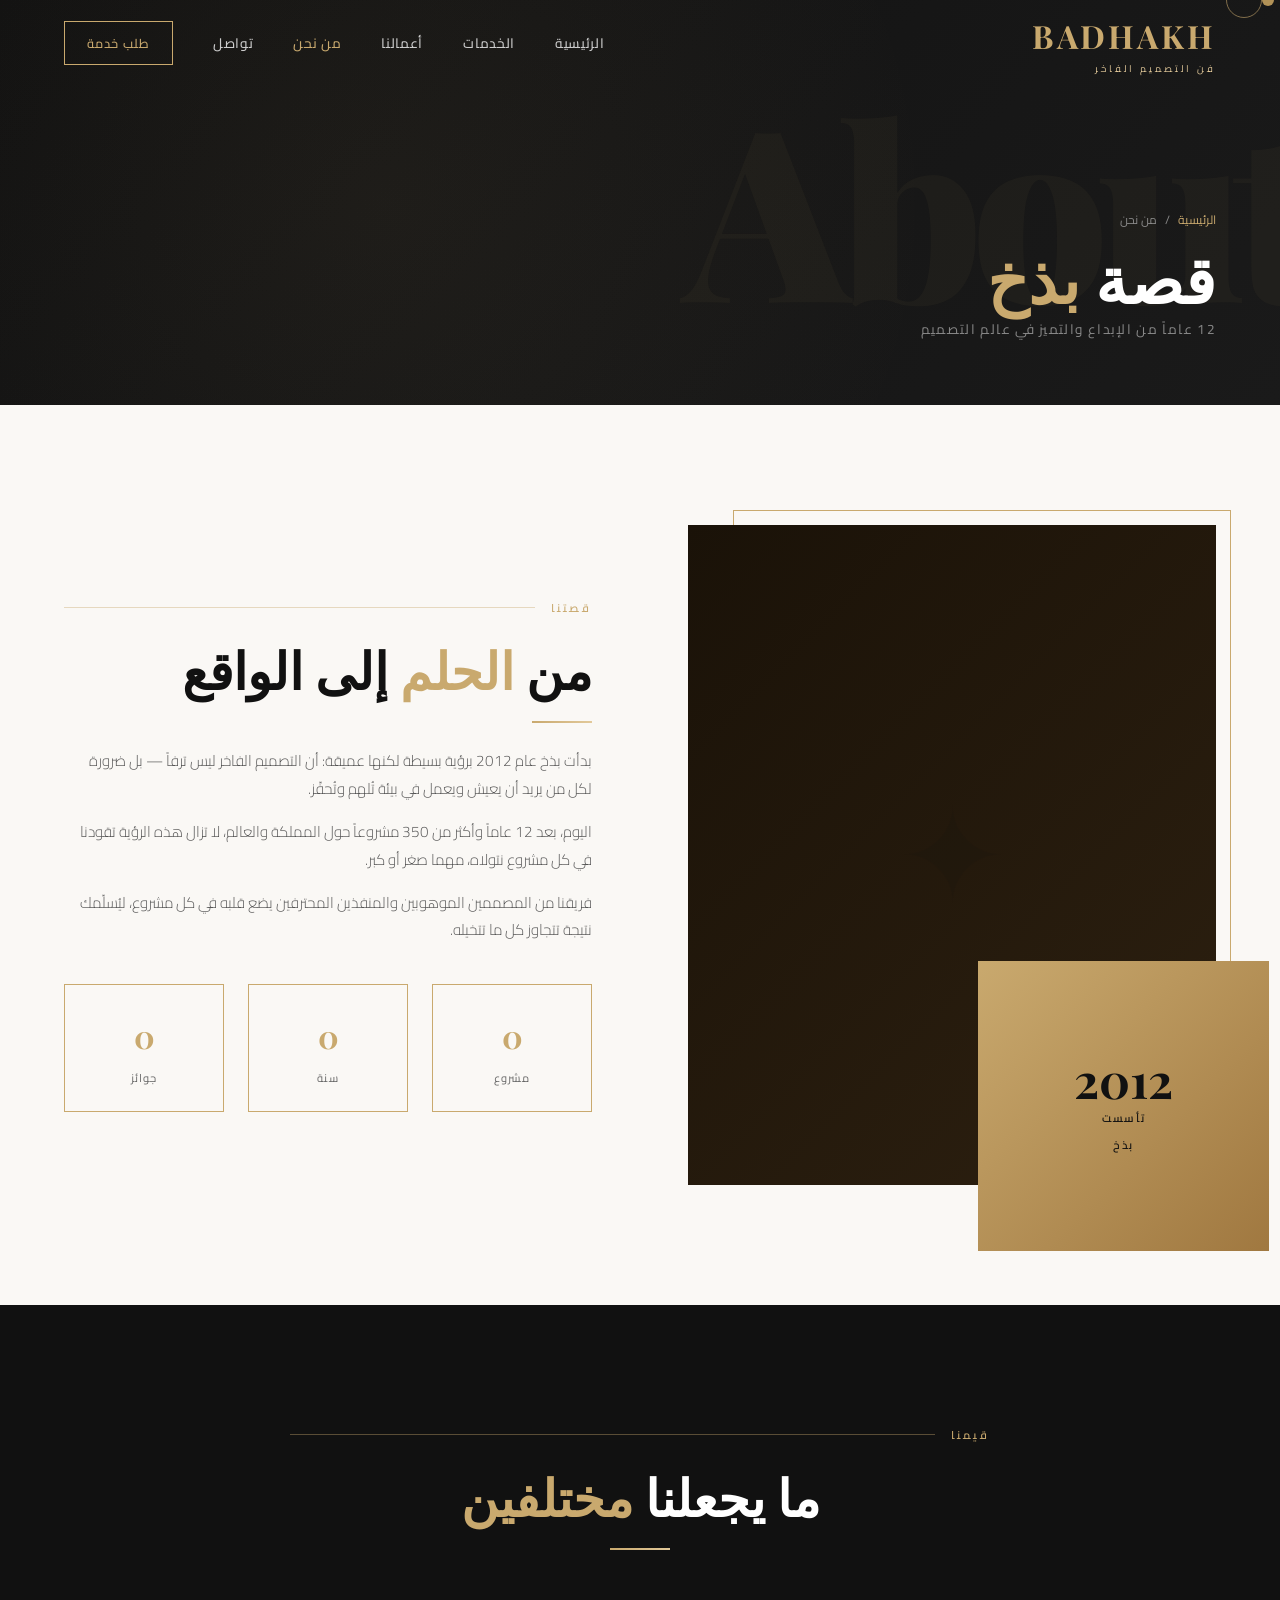
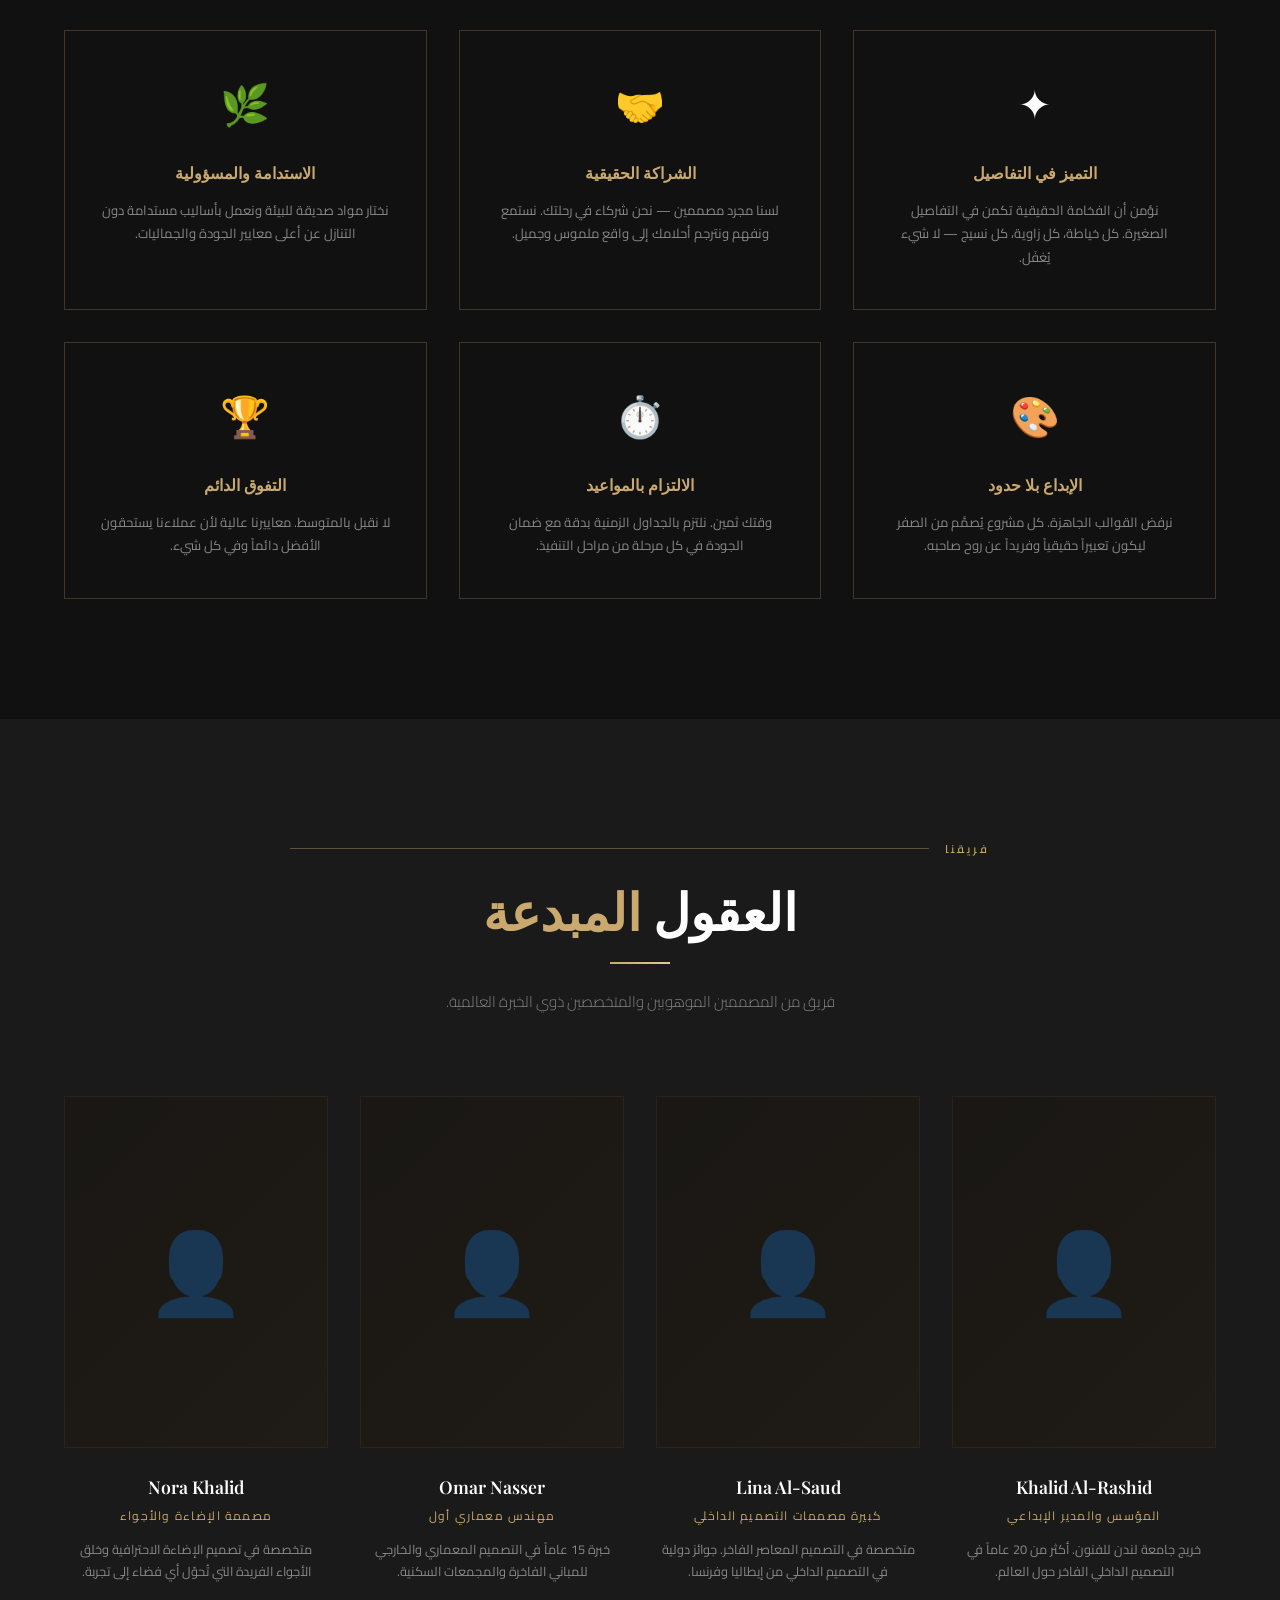
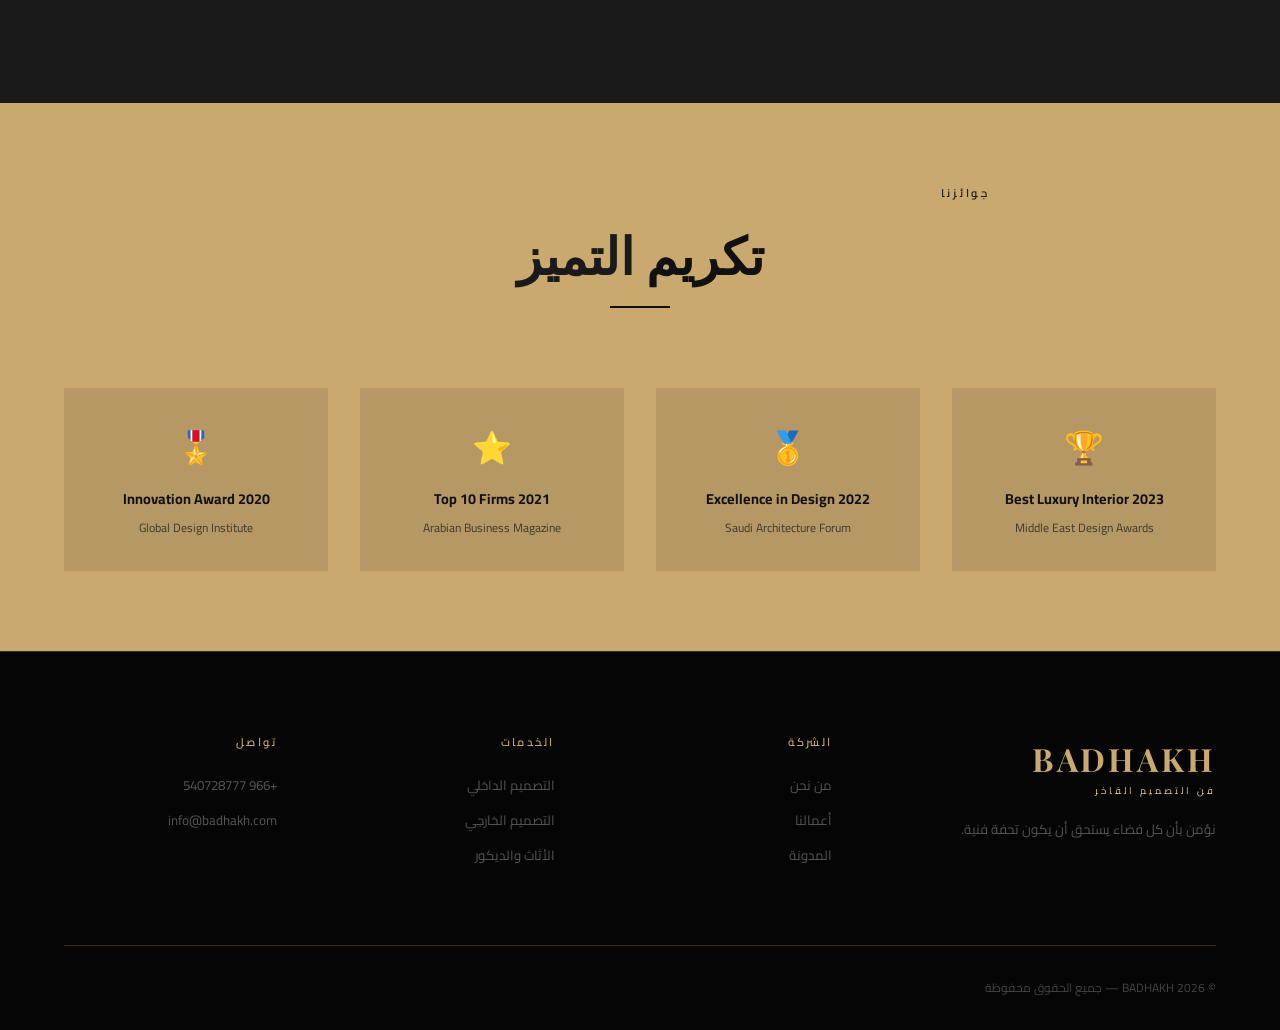
<file: pages/about.html>
<!DOCTYPE html>
<html lang="ar" dir="rtl">
<head>
  <meta charset="UTF-8"><meta name="viewport" content="width=device-width, initial-scale=1.0">
  <title>من نحن — بذخ BADHAKH</title>
  <link rel="preconnect" href="https://fonts.googleapis.com">
  <link href="https://fonts.googleapis.com/css2?family=Playfair+Display:wght@400;600;700;900&family=Cairo:wght@300;400;500;600;700&display=swap" rel="stylesheet">
  <link rel="stylesheet" href="../css/style.css">
  <style>
    .team-grid { display:grid; grid-template-columns:repeat(4,1fr); gap:2rem; margin-top:5rem; }
    .team-card { text-align:center; }
    .team-avatar { width:100%; aspect-ratio:3/4; background:linear-gradient(135deg,#1a1208,#2d2010); display:flex; align-items:center; justify-content:center; font-size:5rem; opacity:0.3; margin-bottom:1.5rem; position:relative; overflow:hidden; }
    .team-avatar::after { content:''; position:absolute; inset:0; border:1px solid var(--border); }
    .team-name { font-family:var(--font-en); font-size:1.1rem; font-weight:600; color:var(--white); margin-bottom:0.3rem; }
    .team-role { font-size:0.75rem; color:var(--gold); letter-spacing:0.1em; text-transform:uppercase; margin-bottom:0.8rem; }
    .team-bio { font-size:0.8rem; color:var(--gray); line-height:1.7; }
    .value-grid { display:grid; grid-template-columns:repeat(3,1fr); gap:2rem; margin-top:4rem; }
    .value-card { border:1px solid var(--border); padding:2.5rem 2rem; text-align:center; transition:var(--transition); }
    .value-card:hover { border-color:var(--gold); background:var(--dark-2); }
    .value-icon { font-size:2.5rem; margin-bottom:1.2rem; }
    .value-title { font-family:var(--font-en); font-size:1rem; color:var(--gold); margin-bottom:0.8rem; font-weight:600; }
    .value-desc { font-size:0.82rem; color:var(--gray); line-height:1.8; }
    @media(max-width:1100px){ .team-grid{grid-template-columns:repeat(2,1fr);} }
    @media(max-width:700px){ .team-grid{grid-template-columns:1fr 1fr;} .value-grid{grid-template-columns:1fr;} }
    @media(max-width:500px){ .team-grid{grid-template-columns:1fr;} }
  </style>
</head>
<body>
<div id="loader"><div class="loader-content"><div class="loader-logo">BADHAKH</div><div class="loader-bar"></div></div></div>
<div class="custom-cursor" id="cursor"></div><div class="cursor-follower" id="cursor-follower"></div>
<div class="toast" id="toast">✓ تم إرسال طلبك</div>

<nav id="navbar">
  <a href="../index.html" class="nav-logo">BADHAKH<span>فن التصميم الفاخر</span></a>
  <ul class="nav-links">
    <li><a href="../index.html">الرئيسية</a></li><li><a href="services.html">الخدمات</a></li>
    <li><a href="portfolio.html">أعمالنا</a></li><li><a href="about.html" class="active">من نحن</a></li>
    <!-- <li><a href="blog.html">المدونة</a></li><li><a href="partners.html">شركاؤنا</a></li> -->
    <li><a href="contact.html">تواصل</a></li><li><a href="#" class="nav-cta" onclick="openModal()">طلب خدمة</a></li>
  </ul>
  <div class="hamburger" id="hamburger" onclick="toggleMenu()"><span></span><span></span><span></span></div>
</nav>
<div class="mobile-nav" id="mobileNav">
  <a href="../index.html" onclick="toggleMenu()">الرئيسية</a><a href="services.html" onclick="toggleMenu()">الخدمات</a>
  <a href="portfolio.html" onclick="toggleMenu()">أعمالنا</a><a href="about.html" onclick="toggleMenu()">من نحن</a>
  <!-- <a href="blog.html" onclick="toggleMenu()">المدونة</a><a href="partners.html" onclick="toggleMenu()">شركاؤنا</a> -->
  <a href="contact.html" onclick="toggleMenu()">تواصل</a>
  <a href="#" onclick="openModal();toggleMenu();" style="color:var(--gold);border:1px solid var(--gold);padding:0.8rem 2.5rem;">طلب خدمة</a>
</div>

<div class="page-hero" style="padding-top:85px;">
  <div class="deco-text">About</div>
  <div class="page-hero-content">
    <div class="breadcrumb"><a href="../index.html">الرئيسية</a><span>/</span><span>من نحن</span></div>
    <h1>قصة <span class="gold">بذخ</span></h1>
    <p>12 عاماً من الإبداع والتميز في عالم التصميم</p>
  </div>
</div>

<!-- Story -->
<section class="section about-section">
  <div class="about-layout">
    <div class="about-visual reveal">
      <div class="about-frame"></div>
      <div class="about-img-main">
        <div style="width:100%;height:100%;display:flex;align-items:center;justify-content:center;font-size:8rem;opacity:0.12;">✦</div>
      </div>
      <div class="about-img-accent">
        <div class="about-accent-text">
          <span class="num">2012</span>
          <span class="label">تأسست<br>بذخ</span>
        </div>
      </div>
    </div>
    <div class="about-content reveal">
      <div class="section-label"><span>قصتنا</span></div>
      <h2 class="section-heading" style="color:var(--dark);">من <span class="gold">الحلم</span> إلى الواقع</h2>
      <div class="gold-divider"></div>
      <p class="section-sub" style="color:#555;">بدأت بذخ عام 2012 برؤية بسيطة لكنها عميقة: أن التصميم الفاخر ليس ترفاً — بل ضرورة لكل من يريد أن يعيش ويعمل في بيئة تُلهم وتُحفّز.</p>
      <p class="section-sub" style="color:#555;margin-top:1rem;">اليوم، بعد 12 عاماً وأكثر من 350 مشروعاً حول المملكة والعالم، لا تزال هذه الرؤية تقودنا في كل مشروع نتولاه، مهما صغر أو كبر.</p>
      <p class="section-sub" style="color:#555;margin-top:1rem;">فريقنا من المصممين الموهوبين والمنفذين المحترفين يضع قلبه في كل مشروع، ليُسلّمك نتيجة تتجاوز كل ما تتخيله.</p>
      <div style="display:grid;grid-template-columns:repeat(3,1fr);gap:1.5rem;margin-top:2.5rem;">
        <div style="text-align:center;padding:1.5rem 1rem;border:1px solid var(--gold);">
          <div style="font-family:var(--font-en);font-size:2rem;font-weight:700;color:var(--gold);" data-count="350">0</div>
          <div style="font-size:0.7rem;color:#666;letter-spacing:0.1em;text-transform:uppercase;margin-top:0.3rem;">مشروع</div>
        </div>
        <div style="text-align:center;padding:1.5rem 1rem;border:1px solid var(--gold);">
          <div style="font-family:var(--font-en);font-size:2rem;font-weight:700;color:var(--gold);" data-count="12">0</div>
          <div style="font-size:0.7rem;color:#666;letter-spacing:0.1em;text-transform:uppercase;margin-top:0.3rem;">سنة</div>
        </div>
        <div style="text-align:center;padding:1.5rem 1rem;border:1px solid var(--gold);">
          <div style="font-family:var(--font-en);font-size:2rem;font-weight:700;color:var(--gold);" data-count="8">0</div>
          <div style="font-size:0.7rem;color:#666;letter-spacing:0.1em;text-transform:uppercase;margin-top:0.3rem;">جوائز</div>
        </div>
      </div>
    </div>
  </div>
</section>

<!-- Values -->
<section class="section" style="background:var(--dark);">
  <div class="section-header-centered reveal">
    <div class="section-label"><span>قيمنا</span></div>
    <h2 class="section-heading">ما يجعلنا <span class="gold">مختلفين</span></h2>
    <div class="gold-divider gold-divider-center"></div>
  </div>
  <div class="value-grid">
    <div class="value-card reveal reveal-delay-1">
      <div class="value-icon">✦</div>
      <div class="value-title">التميز في التفاصيل</div>
      <p class="value-desc">نؤمن أن الفخامة الحقيقية تكمن في التفاصيل الصغيرة. كل خياطة، كل زاوية، كل نسيج — لا شيء يُغفَل.</p>
    </div>
    <div class="value-card reveal reveal-delay-2">
      <div class="value-icon">🤝</div>
      <div class="value-title">الشراكة الحقيقية</div>
      <p class="value-desc">لسنا مجرد مصممين — نحن شركاء في رحلتك. نستمع ونفهم ونترجم أحلامك إلى واقع ملموس وجميل.</p>
    </div>
    <div class="value-card reveal reveal-delay-3">
      <div class="value-icon">🌿</div>
      <div class="value-title">الاستدامة والمسؤولية</div>
      <p class="value-desc">نختار مواد صديقة للبيئة ونعمل بأساليب مستدامة دون التنازل عن أعلى معايير الجودة والجماليات.</p>
    </div>
    <div class="value-card reveal reveal-delay-1">
      <div class="value-icon">🎨</div>
      <div class="value-title">الإبداع بلا حدود</div>
      <p class="value-desc">نرفض القوالب الجاهزة. كل مشروع يُصمَّم من الصفر ليكون تعبيراً حقيقياً وفريداً عن روح صاحبه.</p>
    </div>
    <div class="value-card reveal reveal-delay-2">
      <div class="value-icon">⏱️</div>
      <div class="value-title">الالتزام بالمواعيد</div>
      <p class="value-desc">وقتك ثمين. نلتزم بالجداول الزمنية بدقة مع ضمان الجودة في كل مرحلة من مراحل التنفيذ.</p>
    </div>
    <div class="value-card reveal reveal-delay-3">
      <div class="value-icon">🏆</div>
      <div class="value-title">التفوق الدائم</div>
      <p class="value-desc">لا نقبل بالمتوسط. معاييرنا عالية لأن عملاءنا يستحقون الأفضل دائماً وفي كل شيء.</p>
    </div>
  </div>
</section>

<!-- Team -->
<section class="section" style="background:var(--dark-2);">
  <div class="section-header-centered reveal">
    <div class="section-label"><span>فريقنا</span></div>
    <h2 class="section-heading">العقول <span class="gold">المبدعة</span></h2>
    <div class="gold-divider gold-divider-center"></div>
    <p class="section-sub" style="margin:0 auto;color:var(--gray);">فريق من المصممين الموهوبين والمتخصصين ذوي الخبرة العالمية.</p>
  </div>
  <div class="team-grid">
    <div class="team-card reveal reveal-delay-1">
      <div class="team-avatar">👤</div>
      <div class="team-name">Khalid Al-Rashid</div>
      <div class="team-role">المؤسس والمدير الإبداعي</div>
      <p class="team-bio">خريج جامعة لندن للفنون. أكثر من 20 عاماً في التصميم الداخلي الفاخر حول العالم.</p>
    </div>
    <div class="team-card reveal reveal-delay-2">
      <div class="team-avatar">👤</div>
      <div class="team-name">Lina Al-Saud</div>
      <div class="team-role">كبيرة مصممات التصميم الداخلي</div>
      <p class="team-bio">متخصصة في التصميم المعاصر الفاخر. جوائز دولية في التصميم الداخلي من إيطاليا وفرنسا.</p>
    </div>
    <div class="team-card reveal reveal-delay-3">
      <div class="team-avatar">👤</div>
      <div class="team-name">Omar Nasser</div>
      <div class="team-role">مهندس معماري أول</div>
      <p class="team-bio">خبرة 15 عاماً في التصميم المعماري والخارجي للمباني الفاخرة والمجمعات السكنية.</p>
    </div>
    <div class="team-card reveal reveal-delay-4">
      <div class="team-avatar">👤</div>
      <div class="team-name">Nora Khalid</div>
      <div class="team-role">مصممة الإضاءة والأجواء</div>
      <p class="team-bio">متخصصة في تصميم الإضاءة الاحترافية وخلق الأجواء الفريدة التي تُحوّل أي فضاء إلى تجربة.</p>
    </div>
  </div>
</section>

<!-- Awards -->
<section class="section" style="background:var(--gold);padding:80px 5%;">
  <div class="section-header-centered reveal">
    <div class="section-label" style="color:var(--dark-2);"><span style="color:var(--dark);">جوائزنا</span></div>
    <h2 class="section-heading" style="color:var(--dark);">تكريم <span style="color:var(--dark-2);">التميز</span></h2>
    <div class="gold-divider gold-divider-center" style="background:var(--dark);"></div>
  </div>
  <div style="display:grid;grid-template-columns:repeat(4,1fr);gap:2rem;margin-top:3rem;" class="reveal">
    <div style="text-align:center;padding:2rem;background:rgba(0,0,0,0.1);">
      <div style="font-size:2rem;margin-bottom:0.8rem;">🏆</div>
      <div style="font-weight:700;color:var(--dark);font-size:0.9rem;margin-bottom:0.4rem;">Best Luxury Interior 2023</div>
      <div style="font-size:0.75rem;color:var(--dark-2);opacity:0.75;">Middle East Design Awards</div>
    </div>
    <div style="text-align:center;padding:2rem;background:rgba(0,0,0,0.1);">
      <div style="font-size:2rem;margin-bottom:0.8rem;">🥇</div>
      <div style="font-weight:700;color:var(--dark);font-size:0.9rem;margin-bottom:0.4rem;">Excellence in Design 2022</div>
      <div style="font-size:0.75rem;color:var(--dark-2);opacity:0.75;">Saudi Architecture Forum</div>
    </div>
    <div style="text-align:center;padding:2rem;background:rgba(0,0,0,0.1);">
      <div style="font-size:2rem;margin-bottom:0.8rem;">⭐</div>
      <div style="font-weight:700;color:var(--dark);font-size:0.9rem;margin-bottom:0.4rem;">Top 10 Firms 2021</div>
      <div style="font-size:0.75rem;color:var(--dark-2);opacity:0.75;">Arabian Business Magazine</div>
    </div>
    <div style="text-align:center;padding:2rem;background:rgba(0,0,0,0.1);">
      <div style="font-size:2rem;margin-bottom:0.8rem;">🎖️</div>
      <div style="font-weight:700;color:var(--dark);font-size:0.9rem;margin-bottom:0.4rem;">Innovation Award 2020</div>
      <div style="font-size:0.75rem;color:var(--dark-2);opacity:0.75;">Global Design Institute</div>
    </div>
  </div>
</section>

<footer>
  <div class="footer-main">
    <div class="footer-brand"><a href="../index.html" class="nav-logo" style="display:inline-block;margin-bottom:1.2rem;">BADHAKH<span>فن التصميم الفاخر</span></a><p>نؤمن بأن كل فضاء يستحق أن يكون تحفة فنية.</p></div>
    <div class="footer-col"><h4>الشركة</h4><a href="about.html">من نحن</a><a href="portfolio.html">أعمالنا</a> <a href="">المدونة</a></div>
    <div class="footer-col"><h4>الخدمات</h4><a href="services.html">التصميم الداخلي</a><a href="services.html">التصميم الخارجي</a><a href="services.html">الأثاث والديكور</a></div>
    <div class="footer-col"><h4>تواصل</h4><a href="tel:+966540728777">+966 540728777</a><a href="mailto:info@badhakh.com">info@badhakh.com</a></div>
  </div>
  <div class="footer-bottom"><span>© 2026 BADHAKH — جميع الحقوق محفوظة</span></div>
</footer>

<div class="modal-overlay" id="serviceModal">
  <div class="modal-box">
    <button class="modal-close" onclick="closeModal()">✕</button>
    <div class="modal-title">طلب خدمة</div><p class="modal-sub">أرسل لنا تفاصيل مشروعك.</p>
    <div class="form-group"><label>الاسم الكامل *</label><input type="text" placeholder="أدخل اسمك الكامل"></div>
    <div class="form-row">
      <div class="form-group"><label>البريد الإلكتروني</label><input type="email" placeholder="example@email.com"></div>
      <div class="form-group"><label>رقم الجوال</label><input type="tel" placeholder="+966 5X XXX XXXX"></div>
    </div>
    <div class="form-group"><label>تفاصيل المشروع</label><textarea rows="4" placeholder="صف مشروعك..."></textarea></div>
    <button class="form-submit" onclick="submitForm()">إرسال الطلب ✦</button>
  </div>
</div>
<script src="../js/main.js"></script>
</body>
</html>
</file>
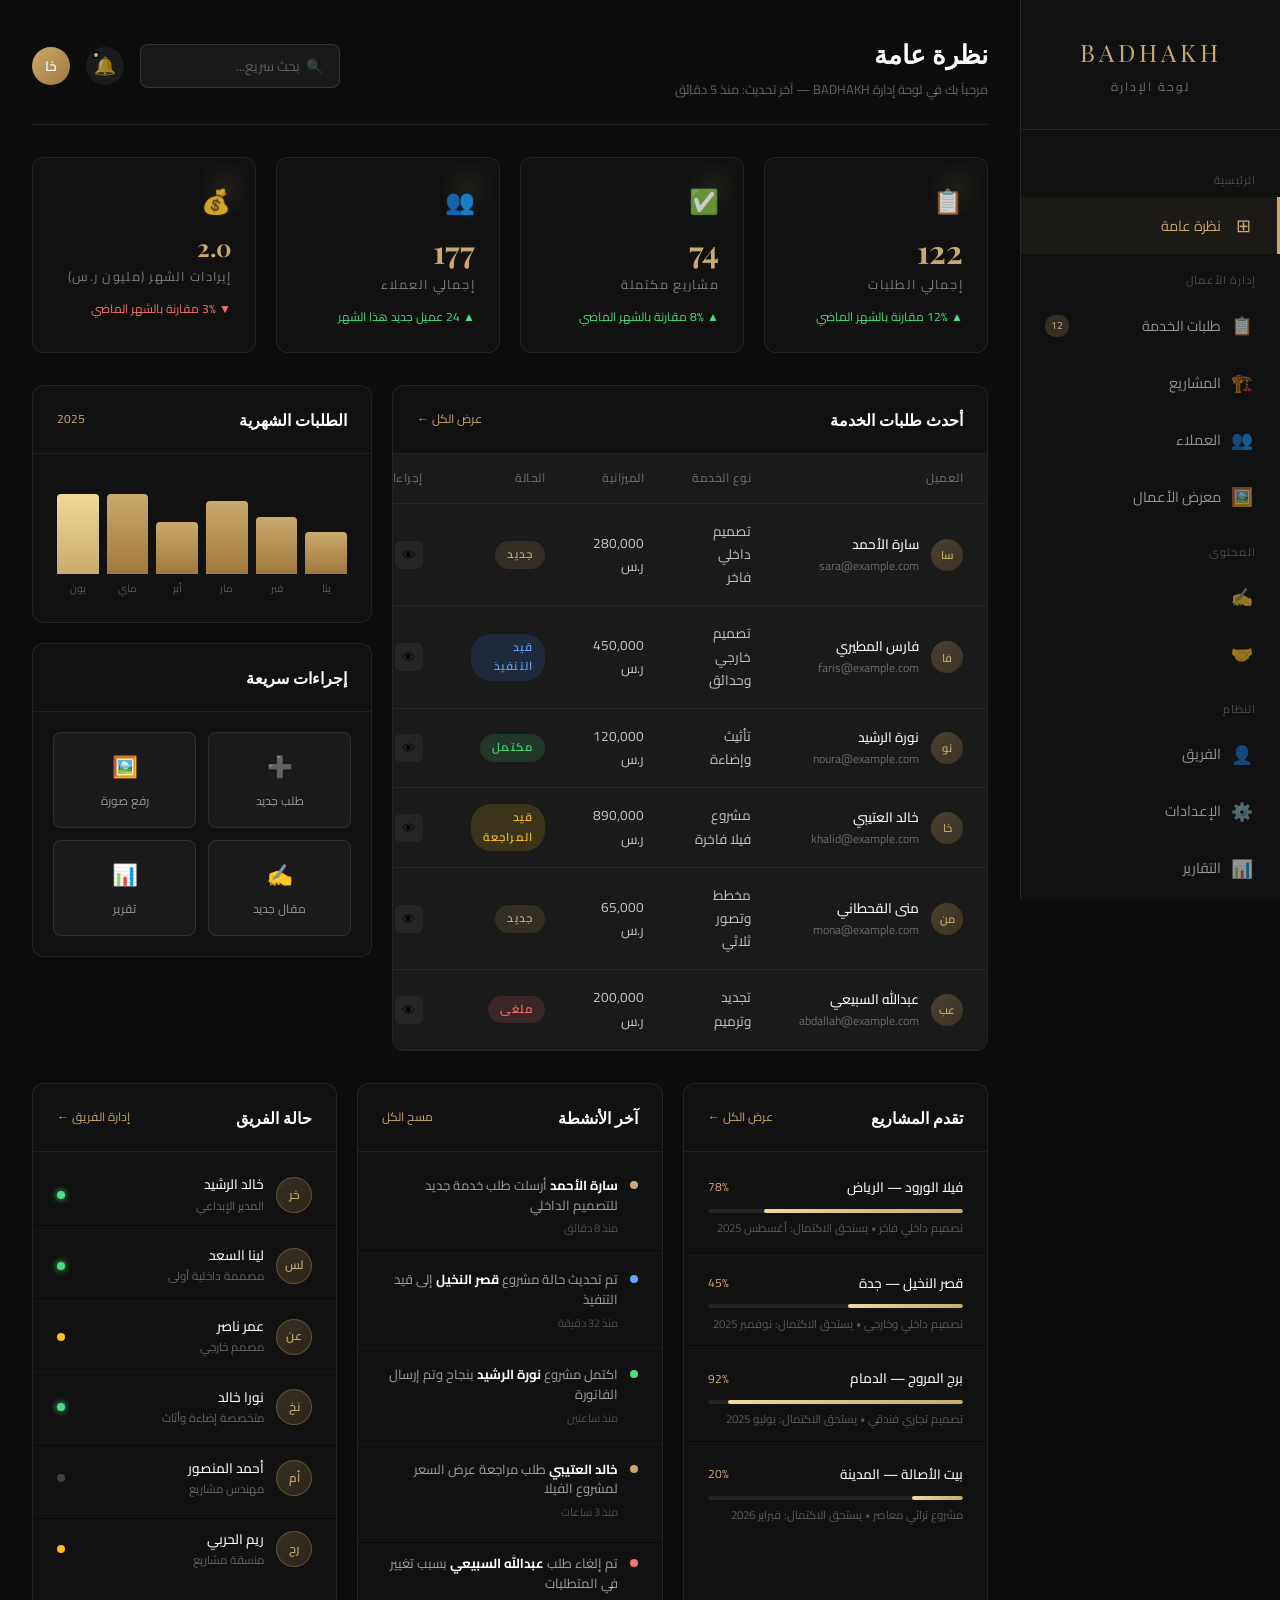
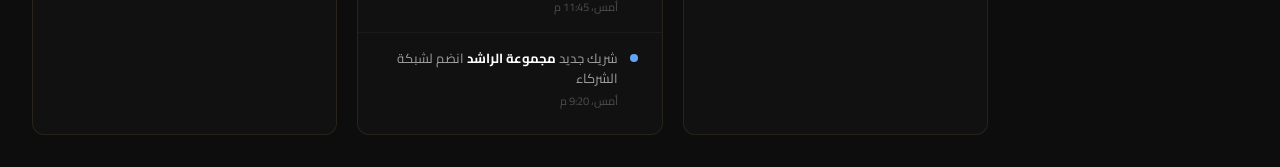
<file: pages/admin.html>
<!DOCTYPE html>
<html lang="ar" dir="rtl">
<head>
  <meta charset="UTF-8">
  <meta name="viewport" content="width=device-width, initial-scale=1.0">
  <title>لوحة الإدارة — BADHAKH</title>
  <link rel="preconnect" href="https://fonts.googleapis.com">
  <link rel="preconnect" href="https://fonts.gstatic.com" crossorigin>
  <link href="https://fonts.googleapis.com/css2?family=Playfair+Display:wght@400;500;600;700;900&family=Cairo:wght@300;400;500;600;700&display=swap" rel="stylesheet">
  <link rel="stylesheet" href="../css/style.css">
  <style>
    body { background: #0D0D0D; }
    .admin-wrapper {
      display: flex;
      min-height: 100vh;
      padding-top: 0;
    }
    /* Sidebar */
    .admin-sidebar {
      width: 260px;
      background: #111111;
      border-left: 1px solid rgba(201,169,110,0.15);
      display: flex;
      flex-direction: column;
      position: fixed;
      top: 0;
      right: 0;
      height: 100vh;
      z-index: 100;
      overflow-y: auto;
    }
    .admin-logo {
      padding: 2rem 1.5rem;
      border-bottom: 1px solid rgba(201,169,110,0.15);
      text-align: center;
    }
    .admin-logo .logo-en {
      font-family: 'Playfair Display', serif;
      font-size: 1.5rem;
      color: #C9A96E;
      letter-spacing: 4px;
    }
    .admin-logo .logo-ar {
      font-family: 'Cairo', sans-serif;
      font-size: 0.75rem;
      color: rgba(255,255,255,0.4);
      letter-spacing: 2px;
      margin-top: 0.25rem;
    }
    .admin-nav {
      padding: 1.5rem 0;
      flex: 1;
    }
    .admin-nav-item {
      display: flex;
      align-items: center;
      gap: 0.75rem;
      padding: 0.85rem 1.5rem;
      color: rgba(255,255,255,0.55);
      font-family: 'Cairo', sans-serif;
      font-size: 0.9rem;
      cursor: pointer;
      transition: all 0.3s;
      border-right: 3px solid transparent;
      text-decoration: none;
    }
    .admin-nav-item:hover,
    .admin-nav-item.active {
      color: #C9A96E;
      background: rgba(201,169,110,0.06);
      border-right-color: #C9A96E;
    }
    .admin-nav-item .nav-icon {
      font-size: 1.1rem;
      width: 20px;
      text-align: center;
    }
    .admin-nav-section {
      padding: 1rem 1.5rem 0.5rem;
      font-family: 'Cairo', sans-serif;
      font-size: 0.7rem;
      color: rgba(255,255,255,0.25);
      letter-spacing: 1px;
      text-transform: uppercase;
    }
    .admin-logout {
      padding: 1.5rem;
      border-top: 1px solid rgba(201,169,110,0.15);
    }
    .admin-logout a {
      display: flex;
      align-items: center;
      gap: 0.5rem;
      color: rgba(255,80,80,0.7);
      font-family: 'Cairo', sans-serif;
      font-size: 0.85rem;
      text-decoration: none;
      transition: color 0.3s;
    }
    .admin-logout a:hover { color: #ff5050; }

    /* Main content */
    .admin-main {
      margin-left: 0;
      margin-right: 260px;
      flex: 1;
      padding: 2rem;
      min-height: 100vh;
    }
    .admin-topbar {
      display: flex;
      align-items: center;
      justify-content: space-between;
      margin-bottom: 2rem;
      padding-bottom: 1.5rem;
      border-bottom: 1px solid rgba(201,169,110,0.12);
    }
    .admin-page-title h1 {
      font-family: 'Playfair Display', serif;
      font-size: 1.6rem;
      color: #ffffff;
      margin: 0;
    }
    .admin-page-title p {
      font-family: 'Cairo', sans-serif;
      font-size: 0.8rem;
      color: rgba(255,255,255,0.35);
      margin: 0.2rem 0 0;
    }
    .topbar-right {
      display: flex;
      align-items: center;
      gap: 1rem;
    }
    .topbar-search {
      background: rgba(255,255,255,0.05);
      border: 1px solid rgba(201,169,110,0.2);
      border-radius: 8px;
      padding: 0.5rem 1rem;
      color: #fff;
      font-family: 'Cairo', sans-serif;
      font-size: 0.85rem;
      outline: none;
      width: 200px;
      direction: rtl;
    }
    .topbar-search::placeholder { color: rgba(255,255,255,0.3); }
    .topbar-avatar {
      width: 38px;
      height: 38px;
      border-radius: 50%;
      background: linear-gradient(135deg, #C9A96E, #A07840);
      display: flex;
      align-items: center;
      justify-content: center;
      font-family: 'Cairo', sans-serif;
      font-size: 0.85rem;
      color: #fff;
      font-weight: 600;
      cursor: pointer;
    }
    .topbar-notif {
      position: relative;
      width: 38px;
      height: 38px;
      border-radius: 50%;
      background: rgba(255,255,255,0.06);
      display: flex;
      align-items: center;
      justify-content: center;
      cursor: pointer;
      font-size: 1.1rem;
      color: rgba(255,255,255,0.6);
      transition: background 0.3s;
    }
    .topbar-notif:hover { background: rgba(201,169,110,0.15); color: #C9A96E; }
    .notif-badge {
      position: absolute;
      top: 4px;
      left: 6px;
      width: 8px;
      height: 8px;
      background: #C9A96E;
      border-radius: 50%;
      border: 2px solid #0D0D0D;
    }

    /* Stats grid */
    .admin-stats-grid {
      display: grid;
      grid-template-columns: repeat(4, 1fr);
      gap: 1.25rem;
      margin-bottom: 2rem;
    }
    .stat-card {
      background: #111111;
      border: 1px solid rgba(201,169,110,0.12);
      border-radius: 12px;
      padding: 1.5rem;
      position: relative;
      overflow: hidden;
      transition: border-color 0.3s, transform 0.3s;
    }
    .stat-card:hover {
      border-color: rgba(201,169,110,0.35);
      transform: translateY(-3px);
    }
    .stat-card::before {
      content: '';
      position: absolute;
      top: 0;
      right: 0;
      width: 60px;
      height: 60px;
      background: radial-gradient(circle, rgba(201,169,110,0.08) 0%, transparent 70%);
    }
    .stat-icon {
      font-size: 1.5rem;
      margin-bottom: 0.75rem;
      opacity: 0.8;
    }
    .stat-value {
      font-family: 'Playfair Display', serif;
      font-size: 2rem;
      color: #C9A96E;
      font-weight: 700;
      line-height: 1;
    }
    .stat-label {
      font-family: 'Cairo', sans-serif;
      font-size: 0.8rem;
      color: rgba(255,255,255,0.45);
      margin-top: 0.4rem;
    }
    .stat-change {
      font-family: 'Cairo', sans-serif;
      font-size: 0.75rem;
      margin-top: 0.75rem;
      display: flex;
      align-items: center;
      gap: 0.3rem;
    }
    .stat-change.up { color: #4ade80; }
    .stat-change.down { color: #f87171; }

    /* Two col layout */
    .admin-two-col {
      display: grid;
      grid-template-columns: 1fr 340px;
      gap: 1.25rem;
      margin-bottom: 2rem;
    }

    /* Table card */
    .admin-card {
      background: #111111;
      border: 1px solid rgba(201,169,110,0.12);
      border-radius: 12px;
      overflow: hidden;
    }
    .admin-card-header {
      padding: 1.25rem 1.5rem;
      border-bottom: 1px solid rgba(201,169,110,0.1);
      display: flex;
      align-items: center;
      justify-content: space-between;
    }
    .admin-card-header h3 {
      font-family: 'Playfair Display', serif;
      font-size: 1rem;
      color: #ffffff;
      margin: 0;
    }
    .admin-card-header span {
      font-family: 'Cairo', sans-serif;
      font-size: 0.75rem;
      color: #C9A96E;
      cursor: pointer;
    }
    .admin-table {
      width: 100%;
      border-collapse: collapse;
      font-family: 'Cairo', sans-serif;
      font-size: 0.85rem;
    }
    .admin-table thead th {
      padding: 0.9rem 1.5rem;
      text-align: right;
      color: rgba(255,255,255,0.35);
      font-weight: 500;
      font-size: 0.75rem;
      letter-spacing: 0.5px;
      border-bottom: 1px solid rgba(201,169,110,0.08);
      white-space: nowrap;
    }
    .admin-table tbody tr {
      border-bottom: 1px solid rgba(255,255,255,0.04);
      transition: background 0.2s;
    }
    .admin-table tbody tr:hover { background: rgba(201,169,110,0.04); }
    .admin-table tbody tr:last-child { border-bottom: none; }
    .admin-table tbody td {
      padding: 1rem 1.5rem;
      color: rgba(255,255,255,0.75);
      vertical-align: middle;
    }
    .client-info { display: flex; align-items: center; gap: 0.75rem; }
    .client-avatar {
      width: 32px;
      height: 32px;
      border-radius: 50%;
      background: linear-gradient(135deg, #C9A96E44, #A0784044);
      display: flex;
      align-items: center;
      justify-content: center;
      font-size: 0.7rem;
      color: #C9A96E;
      font-weight: 600;
      flex-shrink: 0;
    }
    .client-name { color: #fff; font-weight: 500; }
    .client-email { font-size: 0.75rem; color: rgba(255,255,255,0.35); }
    .badge {
      display: inline-block;
      padding: 0.25rem 0.75rem;
      border-radius: 20px;
      font-size: 0.72rem;
      font-weight: 600;
    }
    .badge-new { background: rgba(201,169,110,0.15); color: #C9A96E; }
    .badge-progress { background: rgba(59,130,246,0.15); color: #60a5fa; }
    .badge-done { background: rgba(74,222,128,0.15); color: #4ade80; }
    .badge-pending { background: rgba(251,191,36,0.15); color: #fbbf24; }
    .badge-cancelled { background: rgba(248,113,113,0.15); color: #f87171; }
    .action-btns { display: flex; gap: 0.5rem; }
    .action-btn {
      width: 28px;
      height: 28px;
      border-radius: 6px;
      background: rgba(255,255,255,0.05);
      border: none;
      cursor: pointer;
      display: flex;
      align-items: center;
      justify-content: center;
      font-size: 0.85rem;
      transition: all 0.2s;
    }
    .action-btn:hover { background: rgba(201,169,110,0.15); }

    /* Recent activity side panel */
    .activity-list { padding: 0.5rem 0; }
    .activity-item {
      padding: 1rem 1.5rem;
      display: flex;
      gap: 0.75rem;
      align-items: flex-start;
      border-bottom: 1px solid rgba(255,255,255,0.04);
    }
    .activity-item:last-child { border-bottom: none; }
    .activity-dot {
      width: 8px;
      height: 8px;
      border-radius: 50%;
      background: #C9A96E;
      flex-shrink: 0;
      margin-top: 5px;
    }
    .activity-dot.blue { background: #60a5fa; }
    .activity-dot.green { background: #4ade80; }
    .activity-dot.red { background: #f87171; }
    .activity-text {
      font-family: 'Cairo', sans-serif;
      font-size: 0.82rem;
      color: rgba(255,255,255,0.6);
      line-height: 1.5;
    }
    .activity-text strong { color: #fff; }
    .activity-time {
      font-size: 0.7rem;
      color: rgba(255,255,255,0.25);
      margin-top: 0.2rem;
    }

    /* Chart placeholder */
    .chart-placeholder {
      padding: 1.5rem;
    }
    .chart-bars {
      display: flex;
      align-items: flex-end;
      gap: 0.5rem;
      height: 120px;
      padding-top: 1rem;
    }
    .chart-bar-wrap {
      flex: 1;
      display: flex;
      flex-direction: column;
      align-items: center;
      gap: 0.4rem;
      height: 100%;
      justify-content: flex-end;
    }
    .chart-bar {
      width: 100%;
      border-radius: 4px 4px 0 0;
      background: linear-gradient(to top, #A07840, #C9A96E);
      transition: height 0.8s cubic-bezier(0.4,0,0.2,1);
      min-height: 4px;
      position: relative;
    }
    .chart-bar.active { background: linear-gradient(to top, #C9A96E, #F0D99B); }
    .chart-bar:hover::after {
      content: attr(data-val);
      position: absolute;
      top: -24px;
      left: 50%;
      transform: translateX(-50%);
      background: #C9A96E;
      color: #0D0D0D;
      font-size: 0.65rem;
      font-family: 'Cairo', sans-serif;
      padding: 2px 6px;
      border-radius: 4px;
      white-space: nowrap;
    }
    .chart-label {
      font-family: 'Cairo', sans-serif;
      font-size: 0.65rem;
      color: rgba(255,255,255,0.3);
    }

    /* Quick actions */
    .quick-grid {
      display: grid;
      grid-template-columns: 1fr 1fr;
      gap: 0.75rem;
      padding: 1.25rem;
    }
    .quick-btn {
      background: rgba(255,255,255,0.04);
      border: 1px solid rgba(201,169,110,0.15);
      border-radius: 8px;
      padding: 1rem;
      text-align: center;
      cursor: pointer;
      transition: all 0.3s;
      text-decoration: none;
    }
    .quick-btn:hover {
      background: rgba(201,169,110,0.08);
      border-color: rgba(201,169,110,0.4);
    }
    .quick-btn-icon { font-size: 1.3rem; margin-bottom: 0.4rem; }
    .quick-btn-label {
      font-family: 'Cairo', sans-serif;
      font-size: 0.75rem;
      color: rgba(255,255,255,0.55);
    }

    /* Bottom row */
    .admin-three-col {
      display: grid;
      grid-template-columns: 1fr 1fr 1fr;
      gap: 1.25rem;
    }

    /* Project progress */
    .project-list { padding: 0.5rem 0; }
    .project-item {
      padding: 1rem 1.5rem;
      border-bottom: 1px solid rgba(255,255,255,0.04);
    }
    .project-item:last-child { border-bottom: none; }
    .project-top {
      display: flex;
      justify-content: space-between;
      align-items: center;
      margin-bottom: 0.6rem;
    }
    .project-name {
      font-family: 'Cairo', sans-serif;
      font-size: 0.85rem;
      color: #fff;
      font-weight: 500;
    }
    .project-pct {
      font-family: 'Cairo', sans-serif;
      font-size: 0.75rem;
      color: #C9A96E;
    }
    .project-bar-bg {
      height: 4px;
      background: rgba(255,255,255,0.08);
      border-radius: 2px;
      overflow: hidden;
    }
    .project-bar-fill {
      height: 100%;
      background: linear-gradient(to left, #C9A96E, #F0D99B);
      border-radius: 2px;
      transition: width 1s ease;
    }
    .project-sub {
      font-family: 'Cairo', sans-serif;
      font-size: 0.72rem;
      color: rgba(255,255,255,0.3);
      margin-top: 0.4rem;
    }

    /* Team */
    .team-list { padding: 0.5rem 0; }
    .team-item {
      padding: 0.85rem 1.5rem;
      display: flex;
      align-items: center;
      gap: 0.75rem;
      border-bottom: 1px solid rgba(255,255,255,0.04);
    }
    .team-item:last-child { border-bottom: none; }
    .team-avatar {
      width: 36px;
      height: 36px;
      border-radius: 50%;
      background: linear-gradient(135deg, #C9A96E33, #A0784033);
      border: 1px solid rgba(201,169,110,0.3);
      display: flex;
      align-items: center;
      justify-content: center;
      font-size: 0.75rem;
      color: #C9A96E;
      font-weight: 600;
      flex-shrink: 0;
    }
    .team-name {
      font-family: 'Cairo', sans-serif;
      font-size: 0.85rem;
      color: #fff;
      font-weight: 500;
    }
    .team-role {
      font-family: 'Cairo', sans-serif;
      font-size: 0.72rem;
      color: rgba(255,255,255,0.35);
    }
    .team-status {
      margin-right: auto;
      width: 8px;
      height: 8px;
      border-radius: 50%;
      flex-shrink: 0;
    }
    .team-status.online { background: #4ade80; box-shadow: 0 0 6px #4ade80; }
    .team-status.busy { background: #fbbf24; }
    .team-status.offline { background: rgba(255,255,255,0.2); }

    @media (max-width: 1200px) {
      .admin-stats-grid { grid-template-columns: repeat(2, 1fr); }
      .admin-two-col { grid-template-columns: 1fr; }
      .admin-three-col { grid-template-columns: 1fr 1fr; }
    }
    @media (max-width: 768px) {
      .admin-sidebar { display: none; }
      .admin-main { margin-right: 0; padding: 1rem; }
      .admin-stats-grid { grid-template-columns: 1fr 1fr; }
      .admin-three-col { grid-template-columns: 1fr; }
    }
  </style>
</head>
<body>
  <div class="admin-wrapper">

    <!-- Sidebar -->
    <aside class="admin-sidebar">
      <div class="admin-logo">
        <div class="logo-en">BADHAKH</div>
        <div class="logo-ar">لوحة الإدارة</div>
      </div>
      <nav class="admin-nav">
        <div class="admin-nav-section">الرئيسية</div>
        <a href="admin.html" class="admin-nav-item active">
          <span class="nav-icon">⊞</span>
          <span>نظرة عامة</span>
        </a>
        <div class="admin-nav-section">إدارة الأعمال</div>
        <a href="#" class="admin-nav-item">
          <span class="nav-icon">📋</span>
          <span>طلبات الخدمة</span>
          <span style="margin-right:auto;background:rgba(201,169,110,0.2);color:#C9A96E;font-size:0.65rem;padding:2px 6px;border-radius:10px;">12</span>
        </a>
        <a href="#" class="admin-nav-item">
          <span class="nav-icon">🏗️</span>
          <span>المشاريع</span>
        </a>
        <a href="#" class="admin-nav-item">
          <span class="nav-icon">👥</span>
          <span>العملاء</span>
        </a>
        <a href="#" class="admin-nav-item">
          <span class="nav-icon">🖼️</span>
          <span>معرض الأعمال</span>
        </a>
        <div class="admin-nav-section">المحتوى</div>
        <a href="#" class="admin-nav-item">
          <span class="nav-icon">✍️</span>
          <!-- <span>المدونة</span> -->
        </a>
        <a href="#" class="admin-nav-item">
          <span class="nav-icon">🤝</span>
          <!-- <span>الشركاء</span> -->
        </a>
        <div class="admin-nav-section">النظام</div>
        <a href="#" class="admin-nav-item">
          <span class="nav-icon">👤</span>
          <span>الفريق</span>
        </a>
        <a href="#" class="admin-nav-item">
          <span class="nav-icon">⚙️</span>
          <span>الإعدادات</span>
        </a>
        <a href="#" class="admin-nav-item">
          <span class="nav-icon">📊</span>
          <span>التقارير</span>
        </a>
      </nav>
      <div class="admin-logout">
        <a href="../index.html">
          <span>🚪</span>
          <span>العودة للموقع</span>
        </a>
      </div>
    </aside>

    <!-- Main -->
    <main class="admin-main">
      <!-- Top bar -->
      <div class="admin-topbar">
        <div class="admin-page-title">
          <h1>نظرة عامة</h1>
          <p>مرحباً بك في لوحة إدارة BADHAKH — آخر تحديث: منذ 5 دقائق</p>
        </div>
        <div class="topbar-right">
          <input type="text" class="topbar-search" placeholder="🔍  بحث سريع...">
          <div class="topbar-notif">
            🔔
            <span class="notif-badge"></span>
          </div>
          <div class="topbar-avatar">خا</div>
        </div>
      </div>

      <!-- Stats -->
      <div class="admin-stats-grid">
        <div class="stat-card">
          <div class="stat-icon">📋</div>
          <div class="stat-value" data-count="147">0</div>
          <div class="stat-label">إجمالي الطلبات</div>
          <div class="stat-change up">▲ 12% مقارنة بالشهر الماضي</div>
        </div>
        <div class="stat-card">
          <div class="stat-icon">✅</div>
          <div class="stat-value" data-count="89">0</div>
          <div class="stat-label">مشاريع مكتملة</div>
          <div class="stat-change up">▲ 8% مقارنة بالشهر الماضي</div>
        </div>
        <div class="stat-card">
          <div class="stat-icon">👥</div>
          <div class="stat-value" data-count="213">0</div>
          <div class="stat-label">إجمالي العملاء</div>
          <div class="stat-change up">▲ 24 عميل جديد هذا الشهر</div>
        </div>
        <div class="stat-card">
          <div class="stat-icon">💰</div>
          <div class="stat-value" style="font-size:1.5rem;" data-count="2.4">0</div>
          <div class="stat-label">إيرادات الشهر (مليون ر.س)</div>
          <div class="stat-change down">▼ 3% مقارنة بالشهر الماضي</div>
        </div>
      </div>

      <!-- Two col -->
      <div class="admin-two-col">
        <!-- Requests table -->
        <div class="admin-card">
          <div class="admin-card-header">
            <h3>أحدث طلبات الخدمة</h3>
            <span>عرض الكل ←</span>
          </div>
          <table class="admin-table">
            <thead>
              <tr>
                <th>العميل</th>
                <th>نوع الخدمة</th>
                <th>الميزانية</th>
                <th>الحالة</th>
                <th>إجراءات</th>
              </tr>
            </thead>
            <tbody>
              <tr>
                <td>
                  <div class="client-info">
                    <div class="client-avatar">سا</div>
                    <div>
                      <div class="client-name">سارة الأحمد</div>
                      <div class="client-email">sara@example.com</div>
                    </div>
                  </div>
                </td>
                <td>تصميم داخلي فاخر</td>
                <td>280,000 ر.س</td>
                <td><span class="badge badge-new">جديد</span></td>
                <td>
                  <div class="action-btns">
                    <button class="action-btn">👁</button>
                    <button class="action-btn">✏️</button>
                    <button class="action-btn">✓</button>
                  </div>
                </td>
              </tr>
              <tr>
                <td>
                  <div class="client-info">
                    <div class="client-avatar">فا</div>
                    <div>
                      <div class="client-name">فارس المطيري</div>
                      <div class="client-email">faris@example.com</div>
                    </div>
                  </div>
                </td>
                <td>تصميم خارجي وحدائق</td>
                <td>450,000 ر.س</td>
                <td><span class="badge badge-progress">قيد التنفيذ</span></td>
                <td>
                  <div class="action-btns">
                    <button class="action-btn">👁</button>
                    <button class="action-btn">✏️</button>
                    <button class="action-btn">✓</button>
                  </div>
                </td>
              </tr>
              <tr>
                <td>
                  <div class="client-info">
                    <div class="client-avatar">نو</div>
                    <div>
                      <div class="client-name">نورة الرشيد</div>
                      <div class="client-email">noura@example.com</div>
                    </div>
                  </div>
                </td>
                <td>تأثيث وإضاءة</td>
                <td>120,000 ر.س</td>
                <td><span class="badge badge-done">مكتمل</span></td>
                <td>
                  <div class="action-btns">
                    <button class="action-btn">👁</button>
                    <button class="action-btn">✏️</button>
                    <button class="action-btn">✓</button>
                  </div>
                </td>
              </tr>
              <tr>
                <td>
                  <div class="client-info">
                    <div class="client-avatar">خا</div>
                    <div>
                      <div class="client-name">خالد العتيبي</div>
                      <div class="client-email">khalid@example.com</div>
                    </div>
                  </div>
                </td>
                <td>مشروع فيلا فاخرة</td>
                <td>890,000 ر.س</td>
                <td><span class="badge badge-pending">قيد المراجعة</span></td>
                <td>
                  <div class="action-btns">
                    <button class="action-btn">👁</button>
                    <button class="action-btn">✏️</button>
                    <button class="action-btn">✓</button>
                  </div>
                </td>
              </tr>
              <tr>
                <td>
                  <div class="client-info">
                    <div class="client-avatar">من</div>
                    <div>
                      <div class="client-name">منى القحطاني</div>
                      <div class="client-email">mona@example.com</div>
                    </div>
                  </div>
                </td>
                <td>مخطط وتصور ثلاثي</td>
                <td>65,000 ر.س</td>
                <td><span class="badge badge-new">جديد</span></td>
                <td>
                  <div class="action-btns">
                    <button class="action-btn">👁</button>
                    <button class="action-btn">✏️</button>
                    <button class="action-btn">✓</button>
                  </div>
                </td>
              </tr>
              <tr>
                <td>
                  <div class="client-info">
                    <div class="client-avatar">عب</div>
                    <div>
                      <div class="client-name">عبدالله السبيعي</div>
                      <div class="client-email">abdallah@example.com</div>
                    </div>
                  </div>
                </td>
                <td>تجديد وترميم</td>
                <td>200,000 ر.س</td>
                <td><span class="badge badge-cancelled">ملغى</span></td>
                <td>
                  <div class="action-btns">
                    <button class="action-btn">👁</button>
                    <button class="action-btn">✏️</button>
                    <button class="action-btn">✓</button>
                  </div>
                </td>
              </tr>
            </tbody>
          </table>
        </div>

        <!-- Side panel -->
        <div style="display:flex;flex-direction:column;gap:1.25rem;">
          <!-- Chart -->
          <div class="admin-card">
            <div class="admin-card-header">
              <h3>الطلبات الشهرية</h3>
              <span>2025</span>
            </div>
            <div class="chart-placeholder">
              <div class="chart-bars">
                <div class="chart-bar-wrap">
                  <div class="chart-bar" style="height:40%" data-val="8"></div>
                  <div class="chart-label">ينا</div>
                </div>
                <div class="chart-bar-wrap">
                  <div class="chart-bar" style="height:55%" data-val="11"></div>
                  <div class="chart-label">فبر</div>
                </div>
                <div class="chart-bar-wrap">
                  <div class="chart-bar" style="height:70%" data-val="14"></div>
                  <div class="chart-label">مار</div>
                </div>
                <div class="chart-bar-wrap">
                  <div class="chart-bar" style="height:50%" data-val="10"></div>
                  <div class="chart-label">أبر</div>
                </div>
                <div class="chart-bar-wrap">
                  <div class="chart-bar" style="height:85%" data-val="17"></div>
                  <div class="chart-label">ماي</div>
                </div>
                <div class="chart-bar-wrap">
                  <div class="chart-bar active" style="height:100%" data-val="20"></div>
                  <div class="chart-label">يون</div>
                </div>
              </div>
            </div>
          </div>

          <!-- Quick actions -->
          <div class="admin-card">
            <div class="admin-card-header">
              <h3>إجراءات سريعة</h3>
            </div>
            <div class="quick-grid">
              <a href="#" class="quick-btn">
                <div class="quick-btn-icon">➕</div>
                <div class="quick-btn-label">طلب جديد</div>
              </a>
              <a href="#" class="quick-btn">
                <div class="quick-btn-icon">🖼️</div>
                <div class="quick-btn-label">رفع صورة</div>
              </a>
              <a href="#" class="quick-btn">
                <div class="quick-btn-icon">✍️</div>
                <div class="quick-btn-label">مقال جديد</div>
              </a>
              <a href="#" class="quick-btn">
                <div class="quick-btn-icon">📊</div>
                <div class="quick-btn-label">تقرير</div>
              </a>
            </div>
          </div>
        </div>
      </div>

      <!-- Bottom three col -->
      <div class="admin-three-col">
        <!-- Projects -->
        <div class="admin-card">
          <div class="admin-card-header">
            <h3>تقدم المشاريع</h3>
            <span>عرض الكل ←</span>
          </div>
          <div class="project-list">
            <div class="project-item">
              <div class="project-top">
                <div class="project-name">فيلا الورود — الرياض</div>
                <div class="project-pct">78%</div>
              </div>
              <div class="project-bar-bg">
                <div class="project-bar-fill" style="width:78%"></div>
              </div>
              <div class="project-sub">تصميم داخلي فاخر • يستحق الاكتمال: أغسطس 2025</div>
            </div>
            <div class="project-item">
              <div class="project-top">
                <div class="project-name">قصر النخيل — جدة</div>
                <div class="project-pct">45%</div>
              </div>
              <div class="project-bar-bg">
                <div class="project-bar-fill" style="width:45%"></div>
              </div>
              <div class="project-sub">تصميم داخلي وخارجي • يستحق الاكتمال: نوفمبر 2025</div>
            </div>
            <div class="project-item">
              <div class="project-top">
                <div class="project-name">برج المروج — الدمام</div>
                <div class="project-pct">92%</div>
              </div>
              <div class="project-bar-bg">
                <div class="project-bar-fill" style="width:92%"></div>
              </div>
              <div class="project-sub">تصميم تجاري فندقي • يستحق الاكتمال: يوليو 2025</div>
            </div>
            <div class="project-item">
              <div class="project-top">
                <div class="project-name">بيت الأصالة — المدينة</div>
                <div class="project-pct">20%</div>
              </div>
              <div class="project-bar-bg">
                <div class="project-bar-fill" style="width:20%"></div>
              </div>
              <div class="project-sub">مشروع تراثي معاصر • يستحق الاكتمال: فبراير 2026</div>
            </div>
          </div>
        </div>

        <!-- Activity -->
        <div class="admin-card">
          <div class="admin-card-header">
            <h3>آخر الأنشطة</h3>
            <span>مسح الكل</span>
          </div>
          <div class="activity-list">
            <div class="activity-item">
              <div class="activity-dot"></div>
              <div>
                <div class="activity-text"><strong>سارة الأحمد</strong> أرسلت طلب خدمة جديد للتصميم الداخلي</div>
                <div class="activity-time">منذ 8 دقائق</div>
              </div>
            </div>
            <div class="activity-item">
              <div class="activity-dot blue"></div>
              <div>
                <div class="activity-text">تم تحديث حالة مشروع <strong>قصر النخيل</strong> إلى قيد التنفيذ</div>
                <div class="activity-time">منذ 32 دقيقة</div>
              </div>
            </div>
            <div class="activity-item">
              <div class="activity-dot green"></div>
              <div>
                <div class="activity-text">اكتمل مشروع <strong>نورة الرشيد</strong> بنجاح وتم إرسال الفاتورة</div>
                <div class="activity-time">منذ ساعتين</div>
              </div>
            </div>
            <div class="activity-item">
              <div class="activity-dot"></div>
              <div>
                <div class="activity-text"><strong>خالد العتيبي</strong> طلب مراجعة عرض السعر لمشروع الفيلا</div>
                <div class="activity-time">منذ 3 ساعات</div>
              </div>
            </div>
            <div class="activity-item">
              <div class="activity-dot red"></div>
              <div>
                <div class="activity-text">تم إلغاء طلب <strong>عبدالله السبيعي</strong> بسبب تغيير في المتطلبات</div>
                <div class="activity-time">أمس، 11:45 م</div>
              </div>
            </div>
            <div class="activity-item">
              <div class="activity-dot blue"></div>
              <div>
                <div class="activity-text">شريك جديد <strong>مجموعة الراشد</strong> انضم لشبكة الشركاء</div>
                <div class="activity-time">أمس، 9:20 م</div>
              </div>
            </div>
          </div>
        </div>

        <!-- Team -->
        <div class="admin-card">
          <div class="admin-card-header">
            <h3>حالة الفريق</h3>
            <span>إدارة الفريق ←</span>
          </div>
          <div class="team-list">
            <div class="team-item">
              <div class="team-avatar">خر</div>
              <div>
                <div class="team-name">خالد الرشيد</div>
                <div class="team-role">المدير الإبداعي</div>
              </div>
              <div class="team-status online"></div>
            </div>
            <div class="team-item">
              <div class="team-avatar">لس</div>
              <div>
                <div class="team-name">لينا السعد</div>
                <div class="team-role">مصممة داخلية أولى</div>
              </div>
              <div class="team-status online"></div>
            </div>
            <div class="team-item">
              <div class="team-avatar">عن</div>
              <div>
                <div class="team-name">عمر ناصر</div>
                <div class="team-role">مصمم خارجي</div>
              </div>
              <div class="team-status busy"></div>
            </div>
            <div class="team-item">
              <div class="team-avatar">نخ</div>
              <div>
                <div class="team-name">نورا خالد</div>
                <div class="team-role">متخصصة إضاءة وأثاث</div>
              </div>
              <div class="team-status online"></div>
            </div>
            <div class="team-item">
              <div class="team-avatar">أم</div>
              <div>
                <div class="team-name">أحمد المنصور</div>
                <div class="team-role">مهندس مشاريع</div>
              </div>
              <div class="team-status offline"></div>
            </div>
            <div class="team-item">
              <div class="team-avatar">رح</div>
              <div>
                <div class="team-name">ريم الحربي</div>
                <div class="team-role">منسقة مشاريع</div>
              </div>
              <div class="team-status busy"></div>
            </div>
          </div>
        </div>
      </div>
    </main>
  </div>

  <script>
    // Counter animation
    function animateCounters() {
      document.querySelectorAll('[data-count]').forEach(el => {
        const target = parseFloat(el.getAttribute('data-count'));
        const isFloat = target % 1 !== 0;
        let start = 0;
        const duration = 1500;
        const step = (timestamp) => {
          if (!start) start = timestamp;
          const progress = Math.min((timestamp - start) / duration, 1);
          const val = progress * target;
          el.textContent = isFloat ? val.toFixed(1) : Math.floor(val);
          if (progress < 1) requestAnimationFrame(step);
          else el.textContent = isFloat ? target.toFixed(1) : target;
        };
        requestAnimationFrame(step);
      });
    }
    window.addEventListener('load', animateCounters);
  </script>
</body>
</html>
</file>
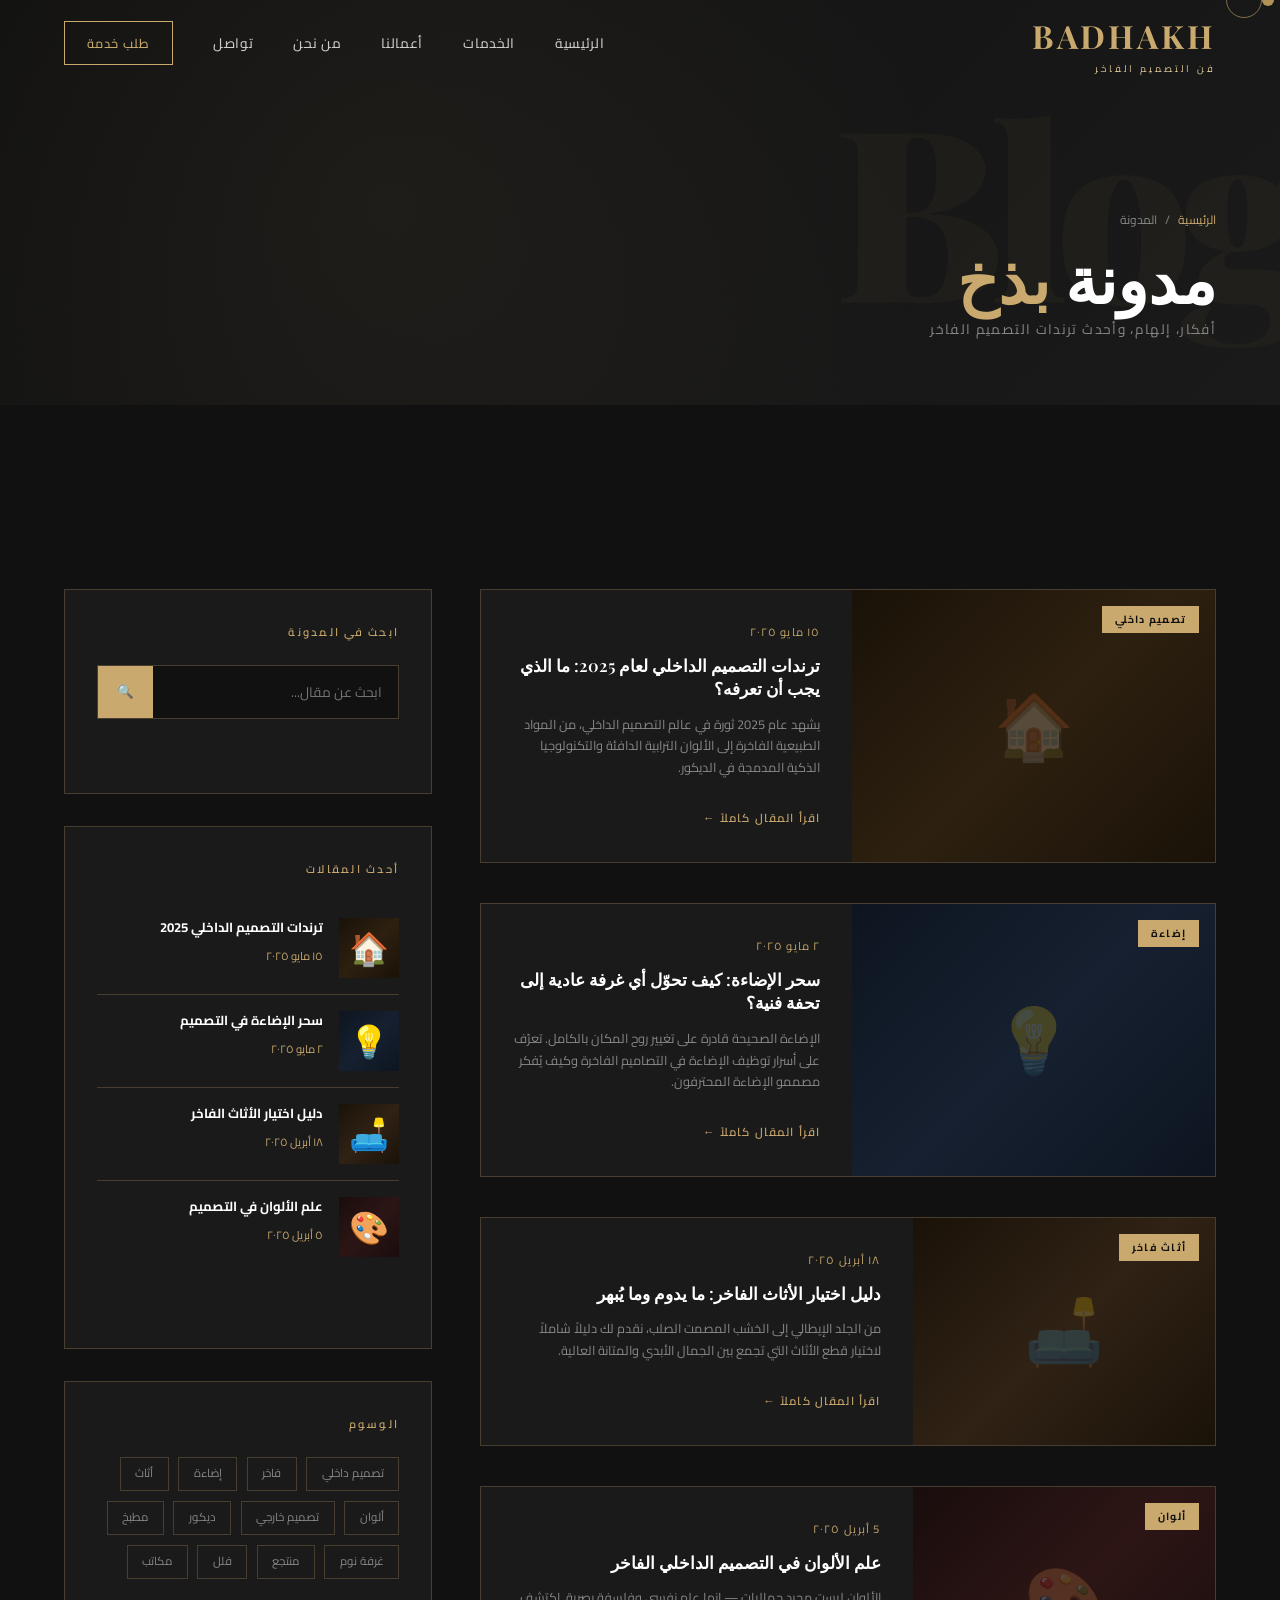
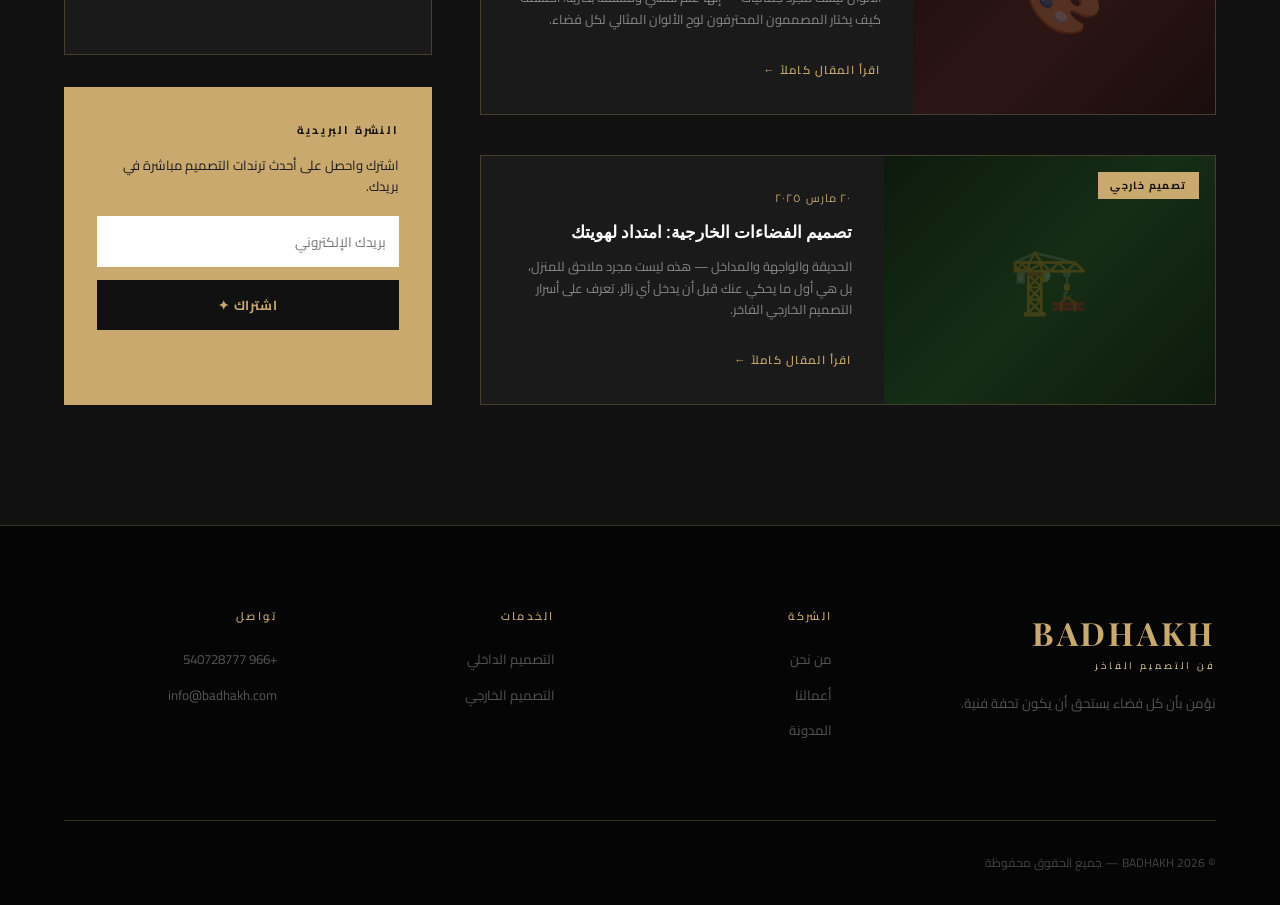
<file: pages/blog.html>
<!DOCTYPE html>
<html lang="ar" dir="rtl">
<head>
  <meta charset="UTF-8"><meta name="viewport" content="width=device-width, initial-scale=1.0">
  <title>المدونة — بذخ BADHAKH</title>
  <link rel="preconnect" href="https://fonts.googleapis.com">
  <link href="https://fonts.googleapis.com/css2?family=Playfair+Display:wght@400;600;700;900&family=Cairo:wght@300;400;500;600;700&display=swap" rel="stylesheet">
  <link rel="stylesheet" href="../css/style.css">
  <style>
    .blog-full-grid { display:grid; grid-template-columns:2fr 1fr; gap:3rem; margin-top:4rem; }
    .blog-main-list { display:grid; gap:2.5rem; }
    .blog-main-card { display:grid; grid-template-columns:1fr 1.5fr; border:1px solid var(--border); overflow:hidden; transition:var(--transition); background:var(--dark-2); }
    .blog-main-card:hover { border-color:var(--gold); }
    .blog-main-thumb { aspect-ratio:4/3; display:flex; align-items:center; justify-content:center; font-size:4rem; position:relative; }
    .blog-main-body { padding:2rem; }
    .sidebar { display:grid; gap:2rem; }
    .sidebar-card { background:var(--dark-2); border:1px solid var(--border); padding:2rem; }
    .sidebar-title { font-size:0.7rem; letter-spacing:0.2em; text-transform:uppercase; color:var(--gold); margin-bottom:1.5rem; font-weight:600; }
    .tag-cloud { display:flex; flex-wrap:wrap; gap:0.6rem; }
    .tag { padding:0.4rem 0.9rem; border:1px solid var(--border); font-size:0.72rem; color:var(--gray); cursor:pointer; transition:var(--transition); }
    .tag:hover { border-color:var(--gold); color:var(--gold); }
    .recent-post { display:flex; gap:1rem; padding:1rem 0; border-bottom:1px solid var(--border); }
    .recent-post:last-child { border-bottom:none; }
    .recent-thumb { width:60px; height:60px; flex-shrink:0; display:flex; align-items:center; justify-content:center; font-size:2rem; }
    .recent-info h4 { font-size:0.82rem; color:var(--white); margin-bottom:0.3rem; line-height:1.4; }
    .recent-info span { font-size:0.7rem; color:var(--gold); }
    @media(max-width:900px){ .blog-full-grid{grid-template-columns:1fr;} .blog-main-card{grid-template-columns:1fr;} }
  </style>
</head>
<body>
<div id="loader"><div class="loader-content"><div class="loader-logo">BADHAKH</div><div class="loader-bar"></div></div></div>
<div class="custom-cursor" id="cursor"></div><div class="cursor-follower" id="cursor-follower"></div>
<div class="toast" id="toast">✓ تم الاشتراك بنجاح</div>

<nav id="navbar">
  <a href="../index.html" class="nav-logo">BADHAKH<span>فن التصميم الفاخر</span></a>
  <ul class="nav-links">
    <li><a href="../index.html">الرئيسية</a></li><li><a href="services.html">الخدمات</a></li>
    <li><a href="portfolio.html">أعمالنا</a></li><li><a href="about.html">من نحن</a></li>
    <!-- <li><a href="blog.html" class="active">المدونة</a></li><li><a href="partners.html">شركاؤنا</a></li> -->
    <li><a href="contact.html">تواصل</a></li><li><a href="#" class="nav-cta" onclick="openModal()">طلب خدمة</a></li>
  </ul>
  <div class="hamburger" id="hamburger" onclick="toggleMenu()"><span></span><span></span><span></span></div>
</nav>
<div class="mobile-nav" id="mobileNav">
  <a href="../index.html" onclick="toggleMenu()">الرئيسية</a><a href="services.html" onclick="toggleMenu()">الخدمات</a>
  <a href="portfolio.html" onclick="toggleMenu()">أعمالنا</a><a href="about.html" onclick="toggleMenu()">من نحن</a>
  <!-- <a href="blog.html" onclick="toggleMenu()">المدونة</a><a href="partners.html" onclick="toggleMenu()">شركاؤنا</a> -->
  <a href="contact.html" onclick="toggleMenu()">تواصل</a>
  <a href="#" onclick="openModal();toggleMenu();" style="color:var(--gold);border:1px solid var(--gold);padding:0.8rem 2.5rem;">طلب خدمة</a>
</div>

<div class="page-hero" style="padding-top:85px;">
  <div class="deco-text">Blog</div>
  <div class="page-hero-content">
    <div class="breadcrumb"><a href="../index.html">الرئيسية</a><span>/</span><span>المدونة</span></div>
    <h1>مدونة <span class="gold">بذخ</span></h1>
    <p>أفكار، إلهام، وأحدث ترندات التصميم الفاخر</p>
  </div>
</div>

<section class="section">
  <div class="blog-full-grid">
    <div class="blog-main-list">
      <div class="blog-main-card reveal">
        <div class="blog-main-thumb p-bg-1"><div style="opacity:0.2;font-size:4rem;">🏠</div><span class="blog-cat" style="position:absolute;top:1rem;right:1rem;">تصميم داخلي</span></div>
        <div class="blog-main-body">
          <div class="blog-date">١٥ مايو ٢٠٢٥</div>
          <h3 class="blog-title">ترندات التصميم الداخلي لعام 2025: ما الذي يجب أن تعرفه؟</h3>
          <p class="blog-excerpt">يشهد عام 2025 ثورة في عالم التصميم الداخلي، من المواد الطبيعية الفاخرة إلى الألوان الترابية الدافئة والتكنولوجيا الذكية المدمجة في الديكور.</p>
          <a href="#" class="blog-link">اقرأ المقال كاملاً ←</a>
        </div>
      </div>
      <div class="blog-main-card reveal">
        <div class="blog-main-thumb p-bg-2"><div style="opacity:0.2;font-size:4rem;">💡</div><span class="blog-cat" style="position:absolute;top:1rem;right:1rem;">إضاءة</span></div>
        <div class="blog-main-body">
          <div class="blog-date">٢ مايو ٢٠٢٥</div>
          <h3 class="blog-title">سحر الإضاءة: كيف تحوّل أي غرفة عادية إلى تحفة فنية؟</h3>
          <p class="blog-excerpt">الإضاءة الصحيحة قادرة على تغيير روح المكان بالكامل. تعرّف على أسرار توظيف الإضاءة في التصاميم الفاخرة وكيف يُفكر مصممو الإضاءة المحترفون.</p>
          <a href="#" class="blog-link">اقرأ المقال كاملاً ←</a>
        </div>
      </div>
      <div class="blog-main-card reveal">
        <div class="blog-main-thumb p-bg-5"><div style="opacity:0.2;font-size:4rem;">🛋️</div><span class="blog-cat" style="position:absolute;top:1rem;right:1rem;">أثاث فاخر</span></div>
        <div class="blog-main-body">
          <div class="blog-date">١٨ أبريل ٢٠٢٥</div>
          <h3 class="blog-title">دليل اختيار الأثاث الفاخر: ما يدوم وما يُبهر</h3>
          <p class="blog-excerpt">من الجلد الإيطالي إلى الخشب المصمت الصلب، نقدم لك دليلاً شاملاً لاختيار قطع الأثاث التي تجمع بين الجمال الأبدي والمتانة العالية.</p>
          <a href="#" class="blog-link">اقرأ المقال كاملاً ←</a>
        </div>
      </div>
      <div class="blog-main-card reveal">
        <div class="blog-main-thumb p-bg-3"><div style="opacity:0.2;font-size:4rem;">🎨</div><span class="blog-cat" style="position:absolute;top:1rem;right:1rem;">ألوان</span></div>
        <div class="blog-main-body">
          <div class="blog-date">5 أبريل ٢٠٢٥</div>
          <h3 class="blog-title">علم الألوان في التصميم الداخلي الفاخر</h3>
          <p class="blog-excerpt">الألوان ليست مجرد جماليات — إنها علم نفسي وفلسفة بصرية. اكتشف كيف يختار المصممون المحترفون لوح الألوان المثالي لكل فضاء.</p>
          <a href="#" class="blog-link">اقرأ المقال كاملاً ←</a>
        </div>
      </div>
      <div class="blog-main-card reveal">
        <div class="blog-main-thumb p-bg-4"><div style="opacity:0.2;font-size:4rem;">🏗️</div><span class="blog-cat" style="position:absolute;top:1rem;right:1rem;">تصميم خارجي</span></div>
        <div class="blog-main-body">
          <div class="blog-date">٢٠ مارس ٢٠٢٥</div>
          <h3 class="blog-title">تصميم الفضاءات الخارجية: امتداد لهويتك</h3>
          <p class="blog-excerpt">الحديقة والواجهة والمداخل — هذه ليست مجرد ملاحق للمنزل، بل هي أول ما يحكي عنك قبل أن يدخل أي زائر. تعرف على أسرار التصميم الخارجي الفاخر.</p>
          <a href="#" class="blog-link">اقرأ المقال كاملاً ←</a>
        </div>
      </div>
    </div>

    <!-- Sidebar -->
    <div class="sidebar">
      <div class="sidebar-card reveal">
        <div class="sidebar-title">ابحث في المدونة</div>
        <div style="display:flex;gap:0;border:1px solid var(--border);">
          <input type="text" placeholder="ابحث عن مقال..." style="flex:1;padding:0.8rem 1rem;border:none;background:var(--dark);color:var(--white);font-size:0.85rem;font-family:var(--font-ar);outline:none;">
          <button style="padding:0.8rem 1.2rem;background:var(--gold);border:none;cursor:pointer;color:var(--dark);font-weight:700;">🔍</button>
        </div>
      </div>

      <div class="sidebar-card reveal">
        <div class="sidebar-title">أحدث المقالات</div>
        <div class="recent-post">
          <div class="recent-thumb p-bg-1">🏠</div>
          <div class="recent-info"><h4>ترندات التصميم الداخلي 2025</h4><span>١٥ مايو ٢٠٢٥</span></div>
        </div>
        <div class="recent-post">
          <div class="recent-thumb p-bg-2">💡</div>
          <div class="recent-info"><h4>سحر الإضاءة في التصميم</h4><span>٢ مايو ٢٠٢٥</span></div>
        </div>
        <div class="recent-post">
          <div class="recent-thumb p-bg-5">🛋️</div>
          <div class="recent-info"><h4>دليل اختيار الأثاث الفاخر</h4><span>١٨ أبريل ٢٠٢٥</span></div>
        </div>
        <div class="recent-post">
          <div class="recent-thumb p-bg-3">🎨</div>
          <div class="recent-info"><h4>علم الألوان في التصميم</h4><span>٥ أبريل ٢٠٢٥</span></div>
        </div>
      </div>

      <div class="sidebar-card reveal">
        <div class="sidebar-title">الوسوم</div>
        <div class="tag-cloud">
          <span class="tag">تصميم داخلي</span><span class="tag">فاخر</span><span class="tag">إضاءة</span>
          <span class="tag">أثاث</span><span class="tag">ألوان</span><span class="tag">تصميم خارجي</span>
          <span class="tag">ديكور</span><span class="tag">مطبخ</span><span class="tag">غرفة نوم</span>
          <span class="tag">منتجع</span><span class="tag">فلل</span><span class="tag">مكاتب</span>
        </div>
      </div>

      <div class="sidebar-card reveal" style="background:var(--gold);border-color:var(--gold);">
        <div style="font-size:0.7rem;letter-spacing:0.2em;text-transform:uppercase;color:var(--dark);margin-bottom:1rem;font-weight:700;">النشرة البريدية</div>
        <p style="font-size:0.82rem;color:var(--dark-2);margin-bottom:1.2rem;line-height:1.6;">اشترك واحصل على أحدث ترندات التصميم مباشرة في بريدك.</p>
        <input type="email" placeholder="بريدك الإلكتروني" style="width:100%;padding:0.8rem;border:none;margin-bottom:0.8rem;font-family:var(--font-ar);font-size:0.85rem;">
        <button onclick="submitForm()" style="width:100%;padding:0.8rem;background:var(--dark);color:var(--gold);border:none;cursor:pointer;font-weight:700;font-size:0.82rem;font-family:var(--font-ar);letter-spacing:0.05em;">اشتراك ✦</button>
      </div>
    </div>
  </div>
</section>

<footer>
  <div class="footer-main">
    <div class="footer-brand"><a href="../index.html" class="nav-logo" style="display:inline-block;margin-bottom:1.2rem;">BADHAKH<span>فن التصميم الفاخر</span></a><p>نؤمن بأن كل فضاء يستحق أن يكون تحفة فنية.</p></div>
    <div class="footer-col"><h4>الشركة</h4><a href="about.html">من نحن</a><a href="portfolio.html">أعمالنا</a> <a href="">المدونة</a></div>
    <div class="footer-col"><h4>الخدمات</h4><a href="services.html">التصميم الداخلي</a><a href="services.html">التصميم الخارجي</a></div>
    <div class="footer-col"><h4>تواصل</h4><a href="tel:+966540728777">+966 540728777</a><a href="mailto:info@badhakh.com">info@badhakh.com</a></div>
  </div>
  <div class="footer-bottom"><span>© 2026 BADHAKH — جميع الحقوق محفوظة</span></div>
</footer>

<div class="modal-overlay" id="serviceModal">
  <div class="modal-box">
    <button class="modal-close" onclick="closeModal()">✕</button>
    <div class="modal-title">طلب خدمة</div><p class="modal-sub">أرسل لنا تفاصيل مشروعك.</p>
    <div class="form-group"><label>الاسم الكامل *</label><input type="text" placeholder="أدخل اسمك الكامل"></div>
    <div class="form-row">
      <div class="form-group"><label>البريد الإلكتروني</label><input type="email" placeholder="example@email.com"></div>
      <div class="form-group"><label>رقم الجوال</label><input type="tel" placeholder="+966 5X XXX XXXX"></div>
    </div>
    <div class="form-group"><label>تفاصيل المشروع</label><textarea rows="4" placeholder="صف مشروعك..."></textarea></div>
    <button class="form-submit" onclick="submitForm()">إرسال الطلب ✦</button>
  </div>
</div>
<script src="../js/main.js"></script>
</body>
</html>
</file>
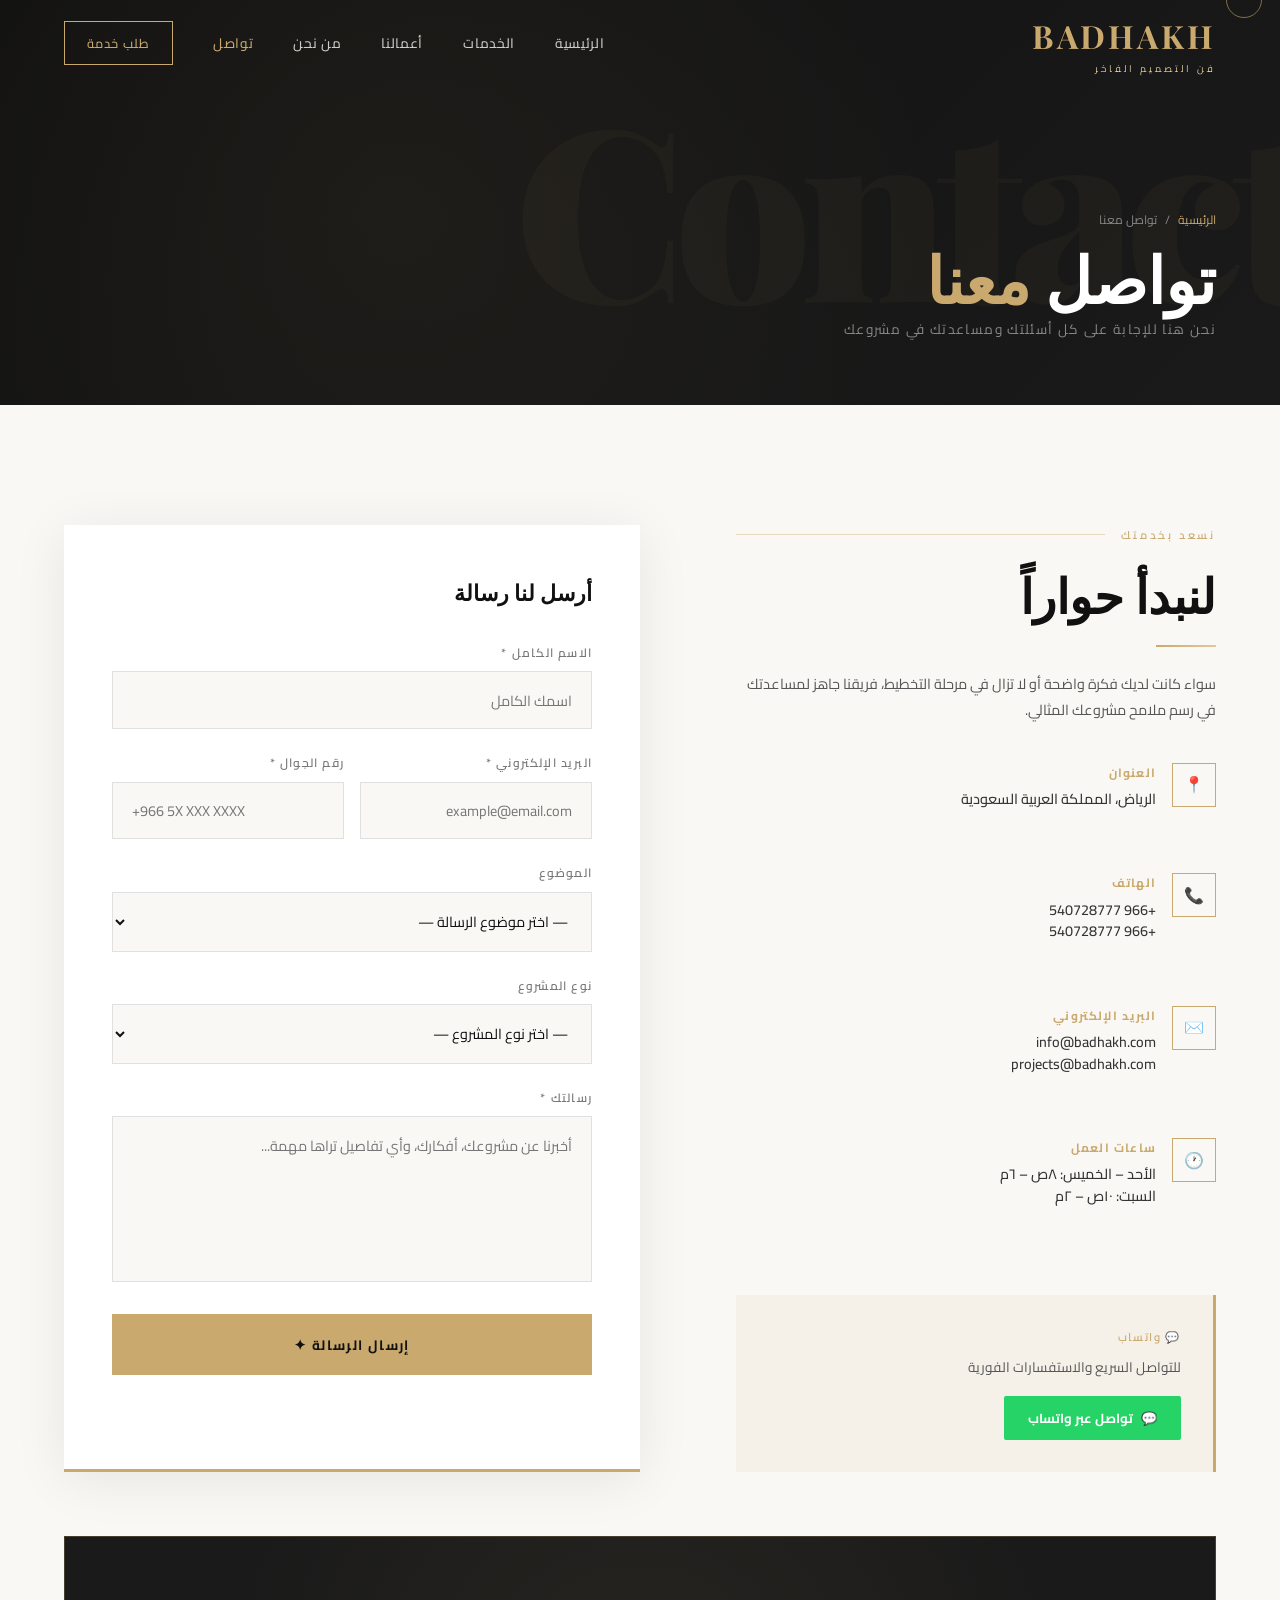
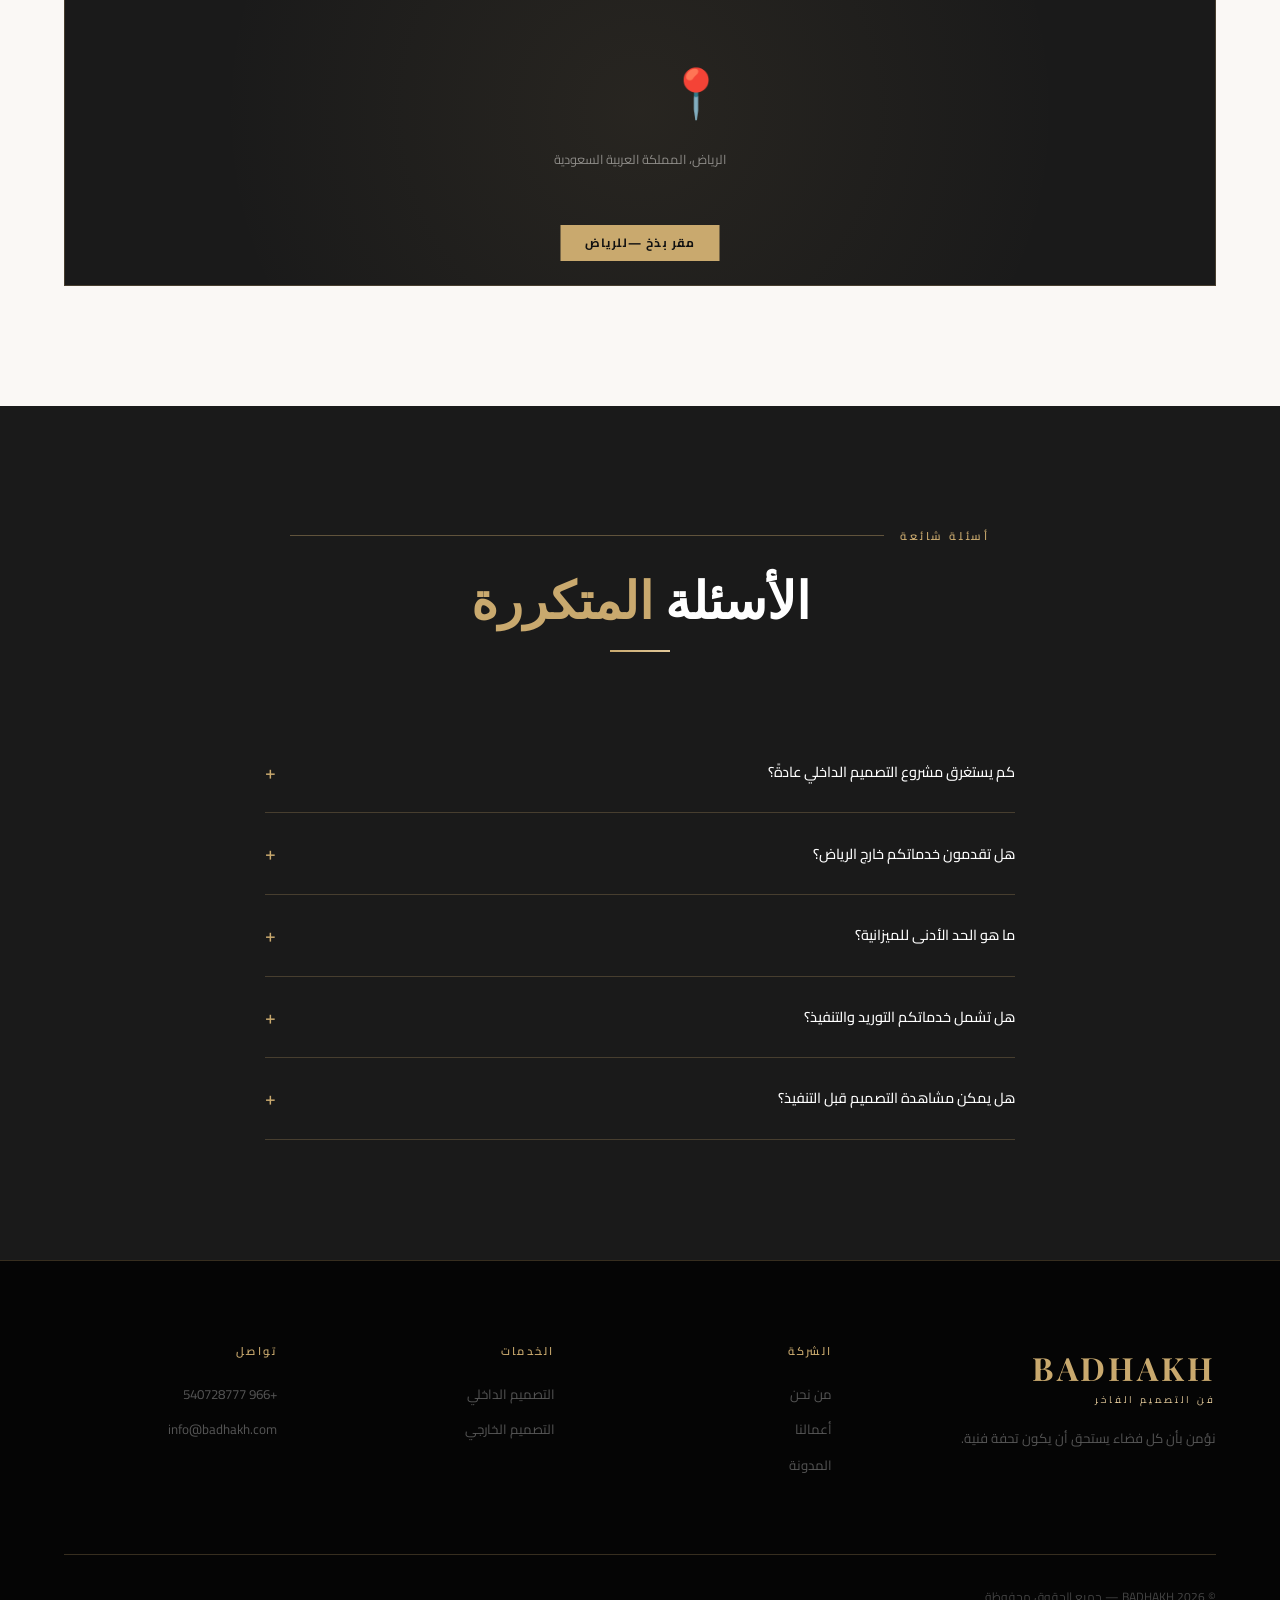
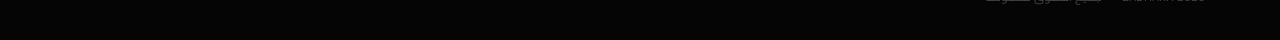
<file: pages/contact.html>
<!DOCTYPE html>
<html lang="ar" dir="rtl">
<head>
  <meta charset="UTF-8"><meta name="viewport" content="width=device-width, initial-scale=1.0">
  <title>تواصل معنا — بذخ BADHAKH</title>
  <link rel="preconnect" href="https://fonts.googleapis.com">
  <link href="https://fonts.googleapis.com/css2?family=Playfair+Display:wght@400;600;700;900&family=Cairo:wght@300;400;500;600;700&display=swap" rel="stylesheet">
  <link rel="stylesheet" href="../css/style.css">
  <style>
    .map-placeholder { width:100%; height:350px; background:var(--dark-2); border:1px solid var(--border); display:flex; align-items:center; justify-content:center; margin-top:4rem; position:relative; overflow:hidden; }
    .map-placeholder::before { content:''; position:absolute; inset:0; background:radial-gradient(circle at 50% 50%, rgba(201,169,110,0.08) 0%, transparent 70%); }
    .map-pin { font-size:3rem; position:relative; z-index:1; animation:bounce 2s ease infinite; }
    .map-label { position:absolute; bottom:1.5rem; left:50%; transform:translateX(-50%); background:var(--gold); color:var(--dark); padding:0.5rem 1.5rem; font-size:0.75rem; font-weight:700; letter-spacing:0.1em; white-space:nowrap; }
    @keyframes bounce { 0%,100%{transform:translateY(0);} 50%{transform:translateY(-10px);} }
    .faq-item { border-bottom:1px solid var(--border); padding:1.5rem 0; cursor:pointer; }
    .faq-q { display:flex; justify-content:space-between; align-items:center; font-size:0.9rem; color:var(--white); font-weight:500; gap:1rem; }
    .faq-q span { color:var(--gold); font-size:1.2rem; transition:transform 0.3s ease; }
    .faq-a { font-size:0.83rem; color:var(--gray); line-height:1.8; margin-top:1rem; display:none; }
    .faq-item.open .faq-a { display:block; }
    .faq-item.open .faq-q span { transform:rotate(45deg); }
  </style>
</head>
<body>
<div id="loader"><div class="loader-content"><div class="loader-logo">BADHAKH</div><div class="loader-bar"></div></div></div>
<div class="custom-cursor" id="cursor"></div><div class="cursor-follower" id="cursor-follower"></div>
<div class="toast" id="toast">✓ تم إرسال رسالتك بنجاح — سنتواصل معك قريباً</div>

<nav id="navbar">
  <a href="../index.html" class="nav-logo">BADHAKH<span>فن التصميم الفاخر</span></a>
  <ul class="nav-links">
    <li><a href="../index.html">الرئيسية</a></li><li><a href="services.html">الخدمات</a></li>
    <li><a href="portfolio.html">أعمالنا</a></li><li><a href="about.html">من نحن</a></li>
    <!-- <li><a href="blog.html">المدونة</a></li><li><a href="partners.html">شركاؤنا</a></li> -->
    <li><a href="contact.html" class="active">تواصل</a></li><li><a href="#" class="nav-cta" onclick="openModal()">طلب خدمة</a></li>
  </ul>
  <div class="hamburger" id="hamburger" onclick="toggleMenu()"><span></span><span></span><span></span></div>
</nav>
<div class="mobile-nav" id="mobileNav">
  <a href="../index.html" onclick="toggleMenu()">الرئيسية</a><a href="services.html" onclick="toggleMenu()">الخدمات</a>
  <a href="portfolio.html" onclick="toggleMenu()">أعمالنا</a><a href="about.html" onclick="toggleMenu()">من نحن</a>
  <!-- <a href="blog.html" onclick="toggleMenu()">المدونة</a><a href="partners.html" onclick="toggleMenu()">شركاؤنا</a> -->
  <a href="contact.html" onclick="toggleMenu()">تواصل</a>
  <a href="#" onclick="openModal();toggleMenu();" style="color:var(--gold);border:1px solid var(--gold);padding:0.8rem 2.5rem;">طلب خدمة</a>
</div>

<div class="page-hero" style="padding-top:85px;">
  <div class="deco-text">Contact</div>
  <div class="page-hero-content">
    <div class="breadcrumb"><a href="../index.html">الرئيسية</a><span>/</span><span>تواصل معنا</span></div>
    <h1>تواصل <span class="gold">معنا</span></h1>
    <p>نحن هنا للإجابة على كل أسئلتك ومساعدتك في مشروعك</p>
  </div>
</div>

<!-- Contact Section -->
<section class="section contact-section">
  <div class="contact-layout">
    <div class="contact-info reveal">
      <div class="section-label"><span>نسعد بخدمتك</span></div>
      <h2>لنبدأ <span class="gold">حواراً</span></h2>
      <div class="gold-divider"></div>
      <p>سواء كانت لديك فكرة واضحة أو لا تزال في مرحلة التخطيط، فريقنا جاهز لمساعدتك في رسم ملامح مشروعك المثالي.</p>

      <div class="contact-details">
        <div class="contact-item">
          <div class="contact-icon">📍</div>
          <div>
            <h4>العنوان</h4>
            <p>الرياض، المملكة العربية السعودية<br></p>
          </div>
        </div>
        <div class="contact-item">
          <div class="contact-icon">📞</div>
          <div>
            <h4>الهاتف</h4>
            <p>+966 540728777<br>+966 540728777</p>
          </div>
        </div>
        <div class="contact-item">
          <div class="contact-icon">✉️</div>
          <div>
            <h4>البريد الإلكتروني</h4>
            <p>info@badhakh.com<br>projects@badhakh.com</p>
          </div>
        </div>
        <div class="contact-item">
          <div class="contact-icon">🕐</div>
          <div>
            <h4>ساعات العمل</h4>
            <p>الأحد – الخميس: ٨ص – ٦م<br>السبت: ١٠ص – ٢م</p>
          </div>
        </div>
      </div>

      <div style="padding:2rem;background:var(--cream);border-right:3px solid var(--gold);">
        <div style="font-size:0.7rem;letter-spacing:0.15em;text-transform:uppercase;color:var(--gold);margin-bottom:0.6rem;font-weight:600;">💬 واتساب</div>
        <p style="font-size:0.85rem;color:#555;margin-bottom:1rem;">للتواصل السريع والاستفسارات الفورية</p>
        <a href="https://wa.me/966540728777" style="display:inline-flex;align-items:center;gap:0.5rem;background:#25D366;color:white;padding:0.7rem 1.5rem;font-size:0.82rem;font-weight:700;border-radius:2px;">
          <span>💬</span> تواصل عبر واتساب
        </a>
      </div>
    </div>

    <div class="contact-form-wrap reveal">
      <div class="form-title">أرسل لنا رسالة</div>
      <div class="form-group">
        <label>الاسم الكامل *</label>
        <input type="text" placeholder="اسمك الكامل">
      </div>
      <div class="form-row">
        <div class="form-group">
          <label>البريد الإلكتروني *</label>
          <input type="email" placeholder="example@email.com">
        </div>
        <div class="form-group">
          <label>رقم الجوال *</label>
          <input type="tel" placeholder="+966 5X XXX XXXX">
        </div>
      </div>
      <div class="form-group">
        <label>الموضوع</label>
        <select>
          <option>— اختر موضوع الرسالة —</option>
          <option>استفسار عن خدمة</option>
          <option>طلب عرض سعر</option>
          <option>استشارة مجانية</option>
          <option>شراكة تجارية</option>
          <option>توظيف وانضمام للفريق</option>
          <option>أخرى</option>
        </select>
      </div>
      <div class="form-group">
        <label>نوع المشروع</label>
        <select>
          <option>— اختر نوع المشروع —</option>
          <option>فيلا سكنية</option>
          <option>شقة أو بنتهاوس</option>
          <option>مكتب تجاري</option>
          <option>فندق أو منتجع</option>
          <option>مطعم أو كافيه</option>
          <option>متجر راقٍ</option>
          <option>مشروع آخر</option>
        </select>
      </div>
      <div class="form-group">
        <label>رسالتك *</label>
        <textarea rows="5" placeholder="أخبرنا عن مشروعك، أفكارك، وأي تفاصيل تراها مهمة..."></textarea>
      </div>
      <button class="form-submit" onclick="submitContactForm()">إرسال الرسالة ✦</button>
    </div>
  </div>

  <!-- Map placeholder -->
  <div class="map-placeholder reveal">
    <div>
      <div class="map-pin">📍</div>
      <div style="text-align:center;margin-top:1rem;font-size:0.8rem;color:var(--gray);">الرياض، المملكة العربية السعودية</div>
    </div>
    <div class="map-label">مقر بذخ —للرياض</div>
  </div>
</section>

<!-- FAQ -->
<section class="section" style="background:var(--dark-2);">
  <div style="max-width:750px;margin:0 auto;">
    <div class="section-header-centered reveal">
      <div class="section-label"><span>أسئلة شائعة</span></div>
      <h2 class="section-heading">الأسئلة <span class="gold">المتكررة</span></h2>
      <div class="gold-divider gold-divider-center"></div>
    </div>
    <div style="margin-top:3rem;">
      <div class="faq-item reveal" onclick="toggleFaq(this)">
        <div class="faq-q">كم يستغرق مشروع التصميم الداخلي عادةً؟<span>+</span></div>
        <div class="faq-a">يتفاوت الوقت حسب حجم المشروع وتعقيده. عادةً يستغرق مشروع الشقة المتوسطة 3-6 أشهر، بينما قد تمتد مشاريع الفللا الكبيرة إلى 9-18 شهراً. نلتزم دائماً بجدول زمني واضح نتفق عليه مسبقاً.</div>
      </div>
      <div class="faq-item reveal" onclick="toggleFaq(this)">
        <div class="faq-q">هل تقدمون خدماتكم خارج الرياض؟<span>+</span></div>
        <div class="faq-a">نعم! نعمل في جميع أنحاء المملكة العربية السعودية (جدة، الدمام، مكة، المدينة، أبها) وفي دول الخليج العربي. لدينا تجارب ناجحة في الإمارات والكويت والبحرين.</div>
      </div>
      <div class="faq-item reveal" onclick="toggleFaq(this)">
        <div class="faq-q">ما هو الحد الأدنى للميزانية؟<span>+</span></div>
        <div class="faq-a">نعمل مع مشاريع متنوعة الأحجام. الحد الأدنى للمشاريع السكنية يبدأ من 80,000 ريال للتصميم المتكامل. نقدم استشارة مجانية أولاً لفهم احتياجاتك وتقديم عرض سعر مناسب.</div>
      </div>
      <div class="faq-item reveal" onclick="toggleFaq(this)">
        <div class="faq-q">هل تشمل خدماتكم التوريد والتنفيذ؟<span>+</span></div>
        <div class="faq-a">نعم، نقدم خدمة متكاملة "من الفكرة حتى المفتاح" تشمل: التصميم الكامل، توريد المواد والأثاث، الإشراف على التنفيذ، وضمان الجودة حتى التسليم النهائي.</div>
      </div>
      <div class="faq-item reveal" onclick="toggleFaq(this)">
        <div class="faq-q">هل يمكن مشاهدة التصميم قبل التنفيذ؟<span>+</span></div>
        <div class="faq-a">بالتأكيد! نقدم مخططات تفصيلية وصور ثلاثية الأبعاد (3D Renders) واقعية جداً تُريك كيف سيبدو مشروعك بالكامل قبل بدء أي أعمال تنفيذية.</div>
      </div>
    </div>
  </div>
</section>

<footer>
  <div class="footer-main">
    <div class="footer-brand"><a href="../index.html" class="nav-logo" style="display:inline-block;margin-bottom:1.2rem;">BADHAKH<span>فن التصميم الفاخر</span></a><p>نؤمن بأن كل فضاء يستحق أن يكون تحفة فنية.</p></div>
    <div class="footer-col"><h4>الشركة</h4><a href="about.html">من نحن</a><a href="portfolio.html">أعمالنا</a><a href="">المدونة</a></div>
    <div class="footer-col"><h4>الخدمات</h4><a href="services.html">التصميم الداخلي</a><a href="services.html">التصميم الخارجي</a></div>
    <div class="footer-col"><h4>تواصل</h4><a href="tel:+966540728777">+966 540728777</a><a href="mailto:info@badhakh.com">info@badhakh.com</a></div>
  </div>
  <div class="footer-bottom"><span>© 2026 BADHAKH — جميع الحقوق محفوظة</span></div>
</footer>

<div class="modal-overlay" id="serviceModal">
  <div class="modal-box">
    <button class="modal-close" onclick="closeModal()">✕</button>
    <div class="modal-title">طلب خدمة</div><p class="modal-sub">أرسل لنا تفاصيل مشروعك.</p>
    <div class="form-group"><label>الاسم الكامل *</label><input type="text" placeholder="أدخل اسمك الكامل"></div>
    <div class="form-row">
      <div class="form-group"><label>البريد الإلكتروني</label><input type="email" placeholder="example@email.com"></div>
      <div class="form-group"><label>رقم الجوال</label><input type="tel" placeholder="+966 5X XXX XXXX"></div>
    </div>
    <div class="form-group"><label>تفاصيل المشروع</label><textarea rows="4" placeholder="صف مشروعك..."></textarea></div>
    <button class="form-submit" onclick="submitForm()">إرسال الطلب ✦</button>
  </div>
</div>
<script src="../js/main.js"></script>
<script>
function submitContactForm() {
  const toast = document.getElementById('toast');
  toast.classList.add('show');
  setTimeout(() => toast.classList.remove('show'), 4000);
}
function toggleFaq(el) {
  document.querySelectorAll('.faq-item').forEach(i => { if(i !== el) i.classList.remove('open'); });
  el.classList.toggle('open');
}
</script>
</body>
</html>
</file>
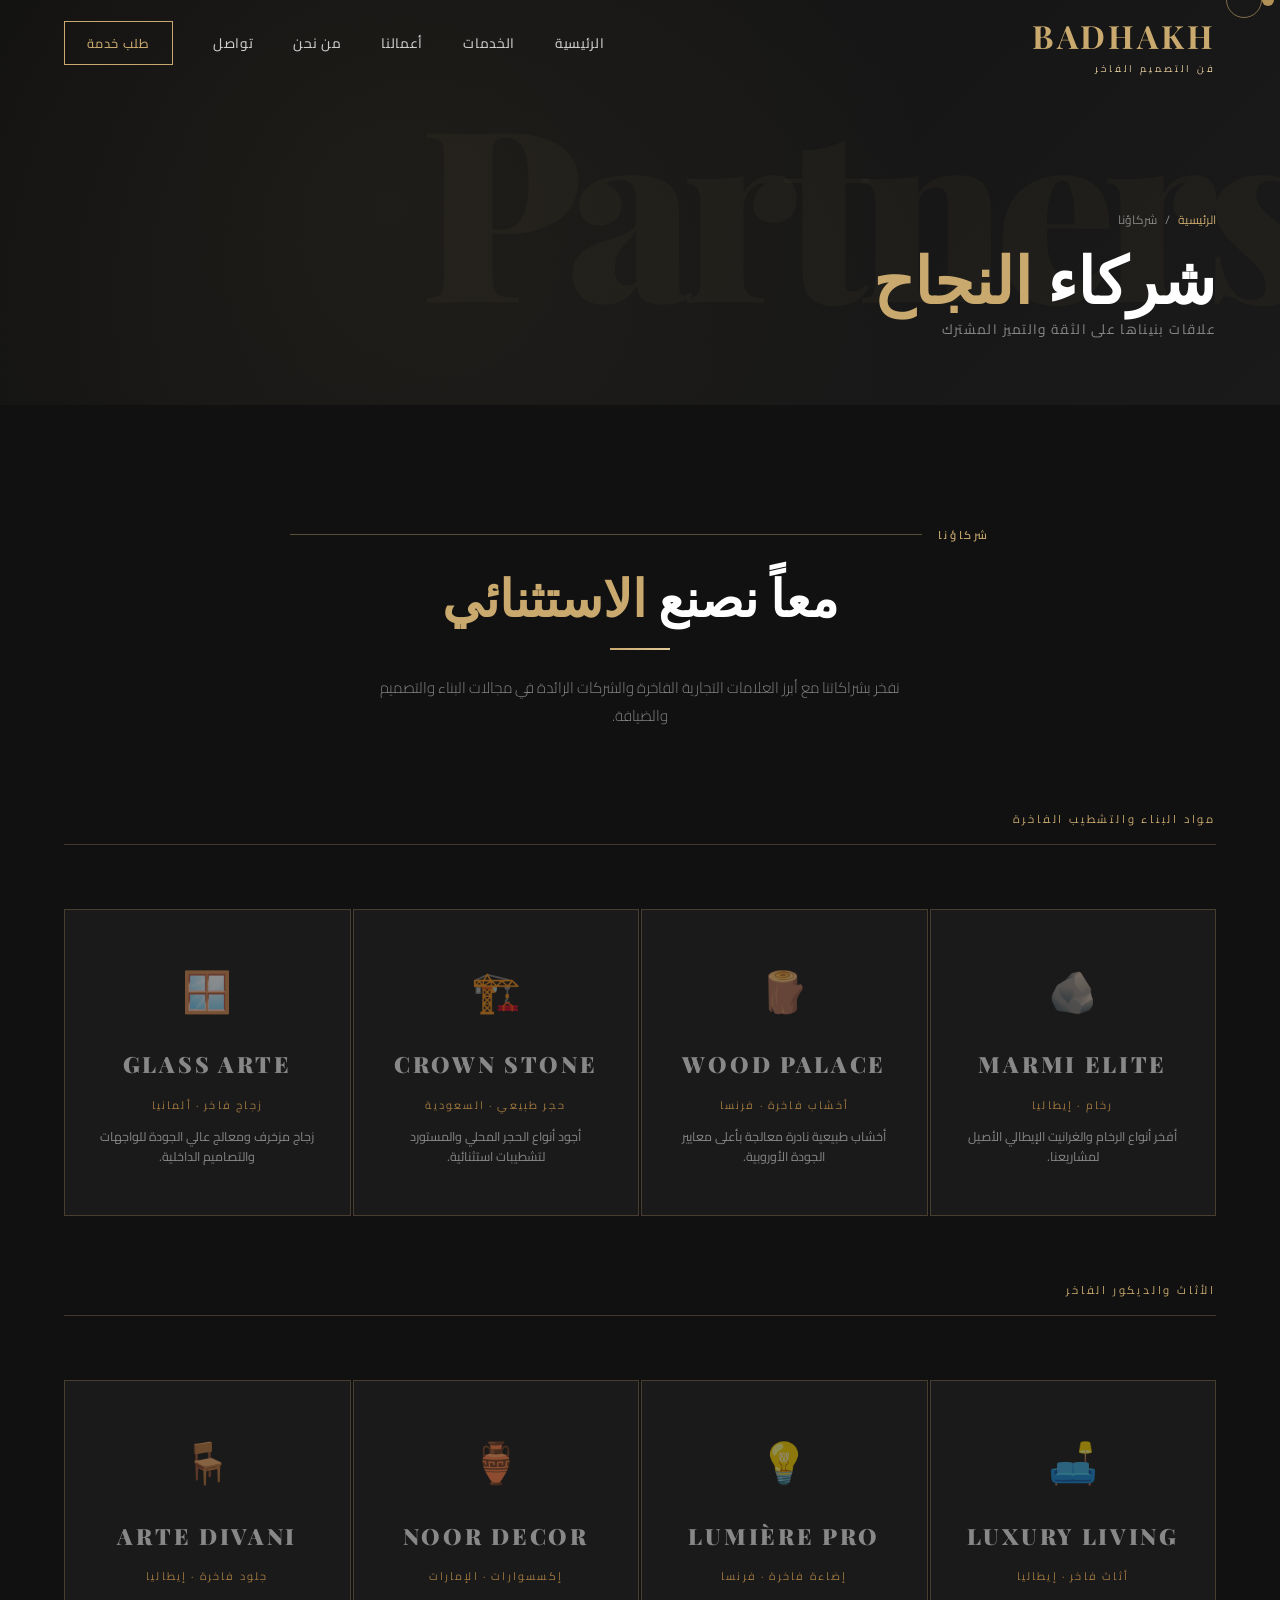
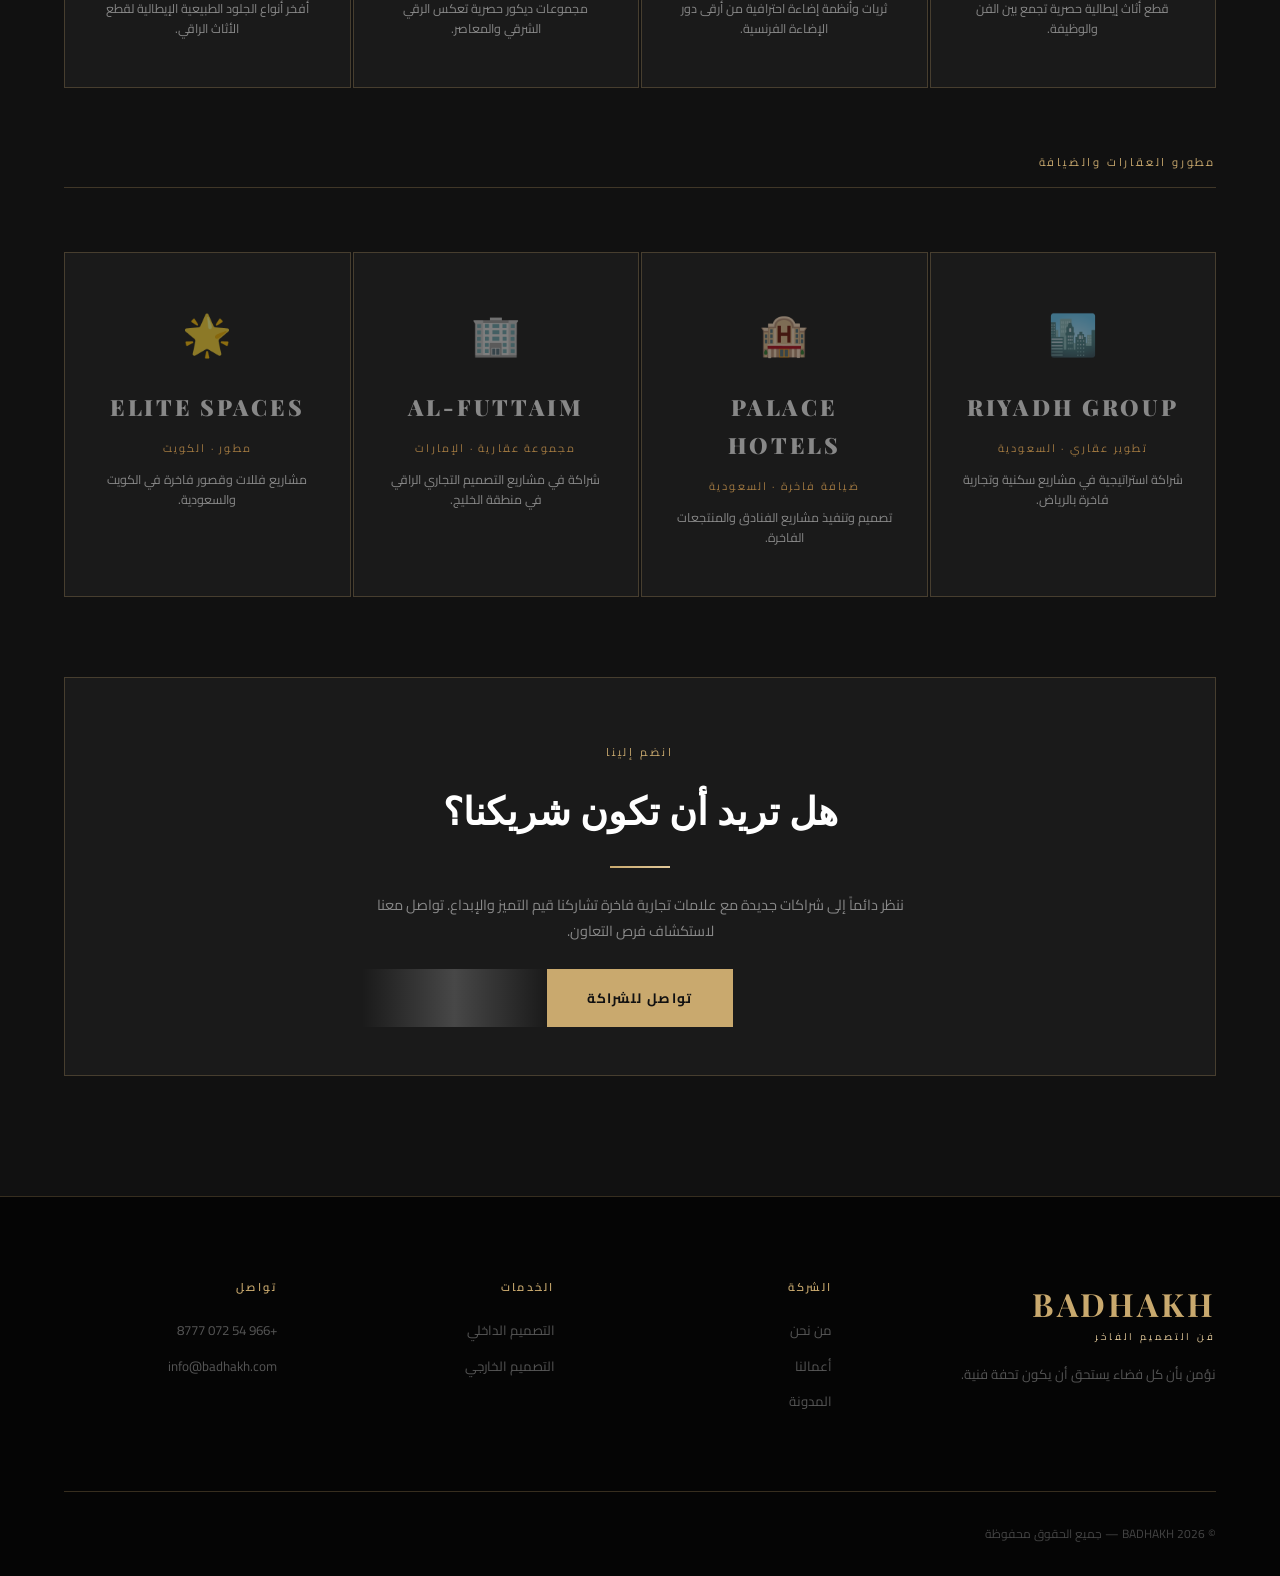
<file: pages/partners.html>
<!DOCTYPE html>
<html lang="ar" dir="rtl">
<head>
  <meta charset="UTF-8"><meta name="viewport" content="width=device-width, initial-scale=1.0">
  <title>شركاؤنا — بذخ BADHAKH</title>
  <link rel="preconnect" href="https://fonts.googleapis.com">
  <link href="https://fonts.googleapis.com/css2?family=Playfair+Display:wght@400;600;700;900&family=Cairo:wght@300;400;500;600;700&display=swap" rel="stylesheet">
  <link rel="stylesheet" href="../css/style.css">
  <style>
    .partners-grid-full { display:grid; grid-template-columns:repeat(4,1fr); gap:2px; margin-top:4rem; }
    .partner-card { background:var(--dark-2); border:1px solid var(--border); padding:3rem 2rem; text-align:center; transition:var(--transition); cursor:pointer; }
    .partner-card:hover { border-color:var(--gold); background:var(--dark); }
    .partner-card-logo { font-family:var(--font-en); font-size:1.4rem; font-weight:900; letter-spacing:0.12em; text-transform:uppercase; color:var(--gray); margin-bottom:0.8rem; transition:color 0.3s ease; }
    .partner-card:hover .partner-card-logo { color:var(--gold); }
    .partner-card-type { font-size:0.68rem; letter-spacing:0.2em; text-transform:uppercase; color:var(--gold-dark); }
    .partner-card-desc { font-size:0.78rem; color:var(--gray); margin-top:0.8rem; line-height:1.6; }
    .partner-icon { font-size:2.5rem; margin-bottom:1.2rem; opacity:0.5; }
    .partner-card:hover .partner-icon { opacity:1; }
    .become-partner { background:var(--dark-2); border:1px solid var(--border); padding:3rem 2rem; text-align:center; transition:var(--transition); }
    .become-partner:hover { border-color:var(--gold); }
    @media(max-width:1000px){ .partners-grid-full{grid-template-columns:repeat(3,1fr);} }
    @media(max-width:700px){ .partners-grid-full{grid-template-columns:repeat(2,1fr);} }
    @media(max-width:450px){ .partners-grid-full{grid-template-columns:1fr;} }
  </style>
</head>
<body>
<div id="loader"><div class="loader-content"><div class="loader-logo">BADHAKH</div><div class="loader-bar"></div></div></div>
<div class="custom-cursor" id="cursor"></div><div class="cursor-follower" id="cursor-follower"></div>
<div class="toast" id="toast">✓ تم إرسال طلب الشراكة</div>

<nav id="navbar">
  <a href="../index.html" class="nav-logo">BADHAKH<span>فن التصميم الفاخر</span></a>
  <ul class="nav-links">
    <li><a href="../index.html">الرئيسية</a></li><li><a href="services.html">الخدمات</a></li>
    <li><a href="portfolio.html">أعمالنا</a></li><li><a href="about.html">من نحن</a></li>
    <!-- <li><a href="blog.html">المدونة</a></li><li><a href="partners.html" class="active">شركاؤنا</a></li> -->
    <li><a href="contact.html">تواصل</a></li><li><a href="#" class="nav-cta" onclick="openModal()">طلب خدمة</a></li>
  </ul>
  <div class="hamburger" id="hamburger" onclick="toggleMenu()"><span></span><span></span><span></span></div>
</nav>
<div class="mobile-nav" id="mobileNav">
  <a href="../index.html" onclick="toggleMenu()">الرئيسية</a><a href="services.html" onclick="toggleMenu()">الخدمات</a>
  <a href="portfolio.html" onclick="toggleMenu()">أعمالنا</a><a href="about.html" onclick="toggleMenu()">من نحن</a>
  <!-- <a href="blog.html" onclick="toggleMenu()">المدونة</a><a href="partners.html" onclick="toggleMenu()">شركاؤنا</a> -->
  <a href="contact.html" onclick="toggleMenu()">تواصل</a>
  <a href="#" onclick="openModal();toggleMenu();" style="color:var(--gold);border:1px solid var(--gold);padding:0.8rem 2.5rem;">طلب خدمة</a>
</div>

<div class="page-hero" style="padding-top:85px;">
  <div class="deco-text">Partners</div>
  <div class="page-hero-content">
    <div class="breadcrumb"><a href="../index.html">الرئيسية</a><span>/</span><span>شركاؤنا</span></div>
    <h1>شركاء <span class="gold">النجاح</span></h1>
    <p>علاقات بنيناها على الثقة والتميز المشترك</p>
  </div>
</div>

<section class="section">
  <div class="section-header-centered reveal">
    <div class="section-label"><span>شركاؤنا</span></div>
    <h2 class="section-heading">معاً نصنع <span class="gold">الاستثنائي</span></h2>
    <div class="gold-divider gold-divider-center"></div>
    <p class="section-sub" style="margin:0 auto;">نفخر بشراكاتنا مع أبرز العلامات التجارية الفاخرة والشركات الرائدة في مجالات البناء والتصميم والضيافة.</p>
  </div>

  <!-- Category: Luxury Materials -->
  <div style="margin-top:5rem;" class="reveal">
    <div style="font-size:0.7rem;letter-spacing:0.25em;text-transform:uppercase;color:var(--gold);margin-bottom:2rem;border-bottom:1px solid var(--border);padding-bottom:1rem;">مواد البناء والتشطيب الفاخرة</div>
    <div class="partners-grid-full">
      <div class="partner-card">
        <div class="partner-icon">🪨</div>
        <div class="partner-card-logo">MARMI ELITE</div>
        <div class="partner-card-type">رخام · إيطاليا</div>
        <p class="partner-card-desc">أفخر أنواع الرخام والغرانيت الإيطالي الأصيل لمشاريعنا.</p>
      </div>
      <div class="partner-card">
        <div class="partner-icon">🪵</div>
        <div class="partner-card-logo">WOOD PALACE</div>
        <div class="partner-card-type">أخشاب فاخرة · فرنسا</div>
        <p class="partner-card-desc">أخشاب طبيعية نادرة معالجة بأعلى معايير الجودة الأوروبية.</p>
      </div>
      <div class="partner-card">
        <div class="partner-icon">🏗️</div>
        <div class="partner-card-logo">CROWN STONE</div>
        <div class="partner-card-type">حجر طبيعي · السعودية</div>
        <p class="partner-card-desc">أجود أنواع الحجر المحلي والمستورد لتشطيبات استثنائية.</p>
      </div>
      <div class="partner-card">
        <div class="partner-icon">🪟</div>
        <div class="partner-card-logo">GLASS ARTE</div>
        <div class="partner-card-type">زجاج فاخر · ألمانيا</div>
        <p class="partner-card-desc">زجاج مزخرف ومعالج عالي الجودة للواجهات والتصاميم الداخلية.</p>
      </div>
    </div>
  </div>

  <!-- Category: Furniture -->
  <div style="margin-top:4rem;" class="reveal">
    <div style="font-size:0.7rem;letter-spacing:0.25em;text-transform:uppercase;color:var(--gold);margin-bottom:2rem;border-bottom:1px solid var(--border);padding-bottom:1rem;">الأثاث والديكور الفاخر</div>
    <div class="partners-grid-full">
      <div class="partner-card">
        <div class="partner-icon">🛋️</div>
        <div class="partner-card-logo">LUXURY LIVING</div>
        <div class="partner-card-type">أثاث فاخر · إيطاليا</div>
        <p class="partner-card-desc">قطع أثاث إيطالية حصرية تجمع بين الفن والوظيفة.</p>
      </div>
      <div class="partner-card">
        <div class="partner-icon">💡</div>
        <div class="partner-card-logo">LUMIÈRE PRO</div>
        <div class="partner-card-type">إضاءة فاخرة · فرنسا</div>
        <p class="partner-card-desc">ثريات وأنظمة إضاءة احترافية من أرقى دور الإضاءة الفرنسية.</p>
      </div>
      <div class="partner-card">
        <div class="partner-icon">🏺</div>
        <div class="partner-card-logo">NOOR DECOR</div>
        <div class="partner-card-type">إكسسوارات · الإمارات</div>
        <p class="partner-card-desc">مجموعات ديكور حصرية تعكس الرقي الشرقي والمعاصر.</p>
      </div>
      <div class="partner-card">
        <div class="partner-icon">🪑</div>
        <div class="partner-card-logo">ARTE DIVANI</div>
        <div class="partner-card-type">جلود فاخرة · إيطاليا</div>
        <p class="partner-card-desc">أفخر أنواع الجلود الطبيعية الإيطالية لقطع الأثاث الراقي.</p>
      </div>
    </div>
  </div>

  <!-- Category: Developers -->
  <div style="margin-top:4rem;" class="reveal">
    <div style="font-size:0.7rem;letter-spacing:0.25em;text-transform:uppercase;color:var(--gold);margin-bottom:2rem;border-bottom:1px solid var(--border);padding-bottom:1rem;">مطورو العقارات والضيافة</div>
    <div class="partners-grid-full">
      <div class="partner-card">
        <div class="partner-icon">🏙️</div>
        <div class="partner-card-logo">RIYADH GROUP</div>
        <div class="partner-card-type">تطوير عقاري · السعودية</div>
        <p class="partner-card-desc">شراكة استراتيجية في مشاريع سكنية وتجارية فاخرة بالرياض.</p>
      </div>
      <div class="partner-card">
        <div class="partner-icon">🏨</div>
        <div class="partner-card-logo">PALACE HOTELS</div>
        <div class="partner-card-type">ضيافة فاخرة · السعودية</div>
        <p class="partner-card-desc">تصميم وتنفيذ مشاريع الفنادق والمنتجعات الفاخرة.</p>
      </div>
      <div class="partner-card">
        <div class="partner-icon">🏢</div>
        <div class="partner-card-logo">AL-FUTTAIM</div>
        <div class="partner-card-type">مجموعة عقارية · الإمارات</div>
        <p class="partner-card-desc">شراكة في مشاريع التصميم التجاري الراقي في منطقة الخليج.</p>
      </div>
      <div class="partner-card">
        <div class="partner-icon">🌟</div>
        <div class="partner-card-logo">ELITE SPACES</div>
        <div class="partner-card-type">مطور · الكويت</div>
        <p class="partner-card-desc">مشاريع فللات وقصور فاخرة في الكويت والسعودية.</p>
      </div>
    </div>
  </div>

  <!-- Become Partner CTA -->
  <div style="margin-top:5rem;background:var(--dark-2);border:1px solid var(--border);padding:4rem;text-align:center;" class="reveal">
    <div style="font-size:0.7rem;letter-spacing:0.25em;text-transform:uppercase;color:var(--gold);margin-bottom:1rem;">انضم إلينا</div>
    <h2 style="font-family:var(--font-en);font-size:clamp(1.8rem,3vw,2.5rem);font-weight:700;color:var(--white);margin-bottom:1rem;">هل تريد أن تكون شريكنا؟</h2>
    <div class="gold-divider gold-divider-center"></div>
    <p style="font-size:0.9rem;color:var(--gray);max-width:550px;margin:0 auto 2.5rem;line-height:1.8;">ننظر دائماً إلى شراكات جديدة مع علامات تجارية فاخرة تشاركنا قيم التميز والإبداع. تواصل معنا لاستكشاف فرص التعاون.</p>
    <a href="contact.html" class="btn-primary">تواصل للشراكة</a>
  </div>
</section>

<footer>
  <div class="footer-main">
    <div class="footer-brand"><a href="../index.html" class="nav-logo" style="display:inline-block;margin-bottom:1.2rem;">BADHAKH<span>فن التصميم الفاخر</span></a><p>نؤمن بأن كل فضاء يستحق أن يكون تحفة فنية.</p></div>
    <div class="footer-col"><h4>الشركة</h4><a href="about.html">من نحن</a><a href="portfolio.html">أعمالنا</a><a href="">المدونة</a></div>
    <div class="footer-col"><h4>الخدمات</h4><a href="services.html">التصميم الداخلي</a><a href="services.html">التصميم الخارجي</a></div>
    <div class="footer-col"><h4>تواصل</h4><a href="tel:+966540728777">+966 54 072 8777</a><a href="mailto:info@badhakh.com">info@badhakh.com</a></div>
  </div>
  <div class="footer-bottom"><span>© 2026 BADHAKH — جميع الحقوق محفوظة</span></div>
</footer>

<div class="modal-overlay" id="serviceModal">
  <div class="modal-box">
    <button class="modal-close" onclick="closeModal()">✕</button>
    <div class="modal-title">طلب خدمة</div><p class="modal-sub">أرسل لنا تفاصيل مشروعك.</p>
    <div class="form-group"><label>الاسم الكامل *</label><input type="text" placeholder="أدخل اسمك الكامل"></div>
    <div class="form-row">
      <div class="form-group"><label>البريد الإلكتروني</label><input type="email" placeholder="example@email.com"></div>
      <div class="form-group"><label>رقم الجوال</label><input type="tel" placeholder="+966 5X XXX XXXX"></div>
    </div>
    <div class="form-group"><label>تفاصيل المشروع</label><textarea rows="4" placeholder="صف مشروعك..."></textarea></div>
    <button class="form-submit" onclick="submitForm()">إرسال الطلب ✦</button>
  </div>
</div>
<script src="../js/main.js"></script>
</body>
</html>
</file>
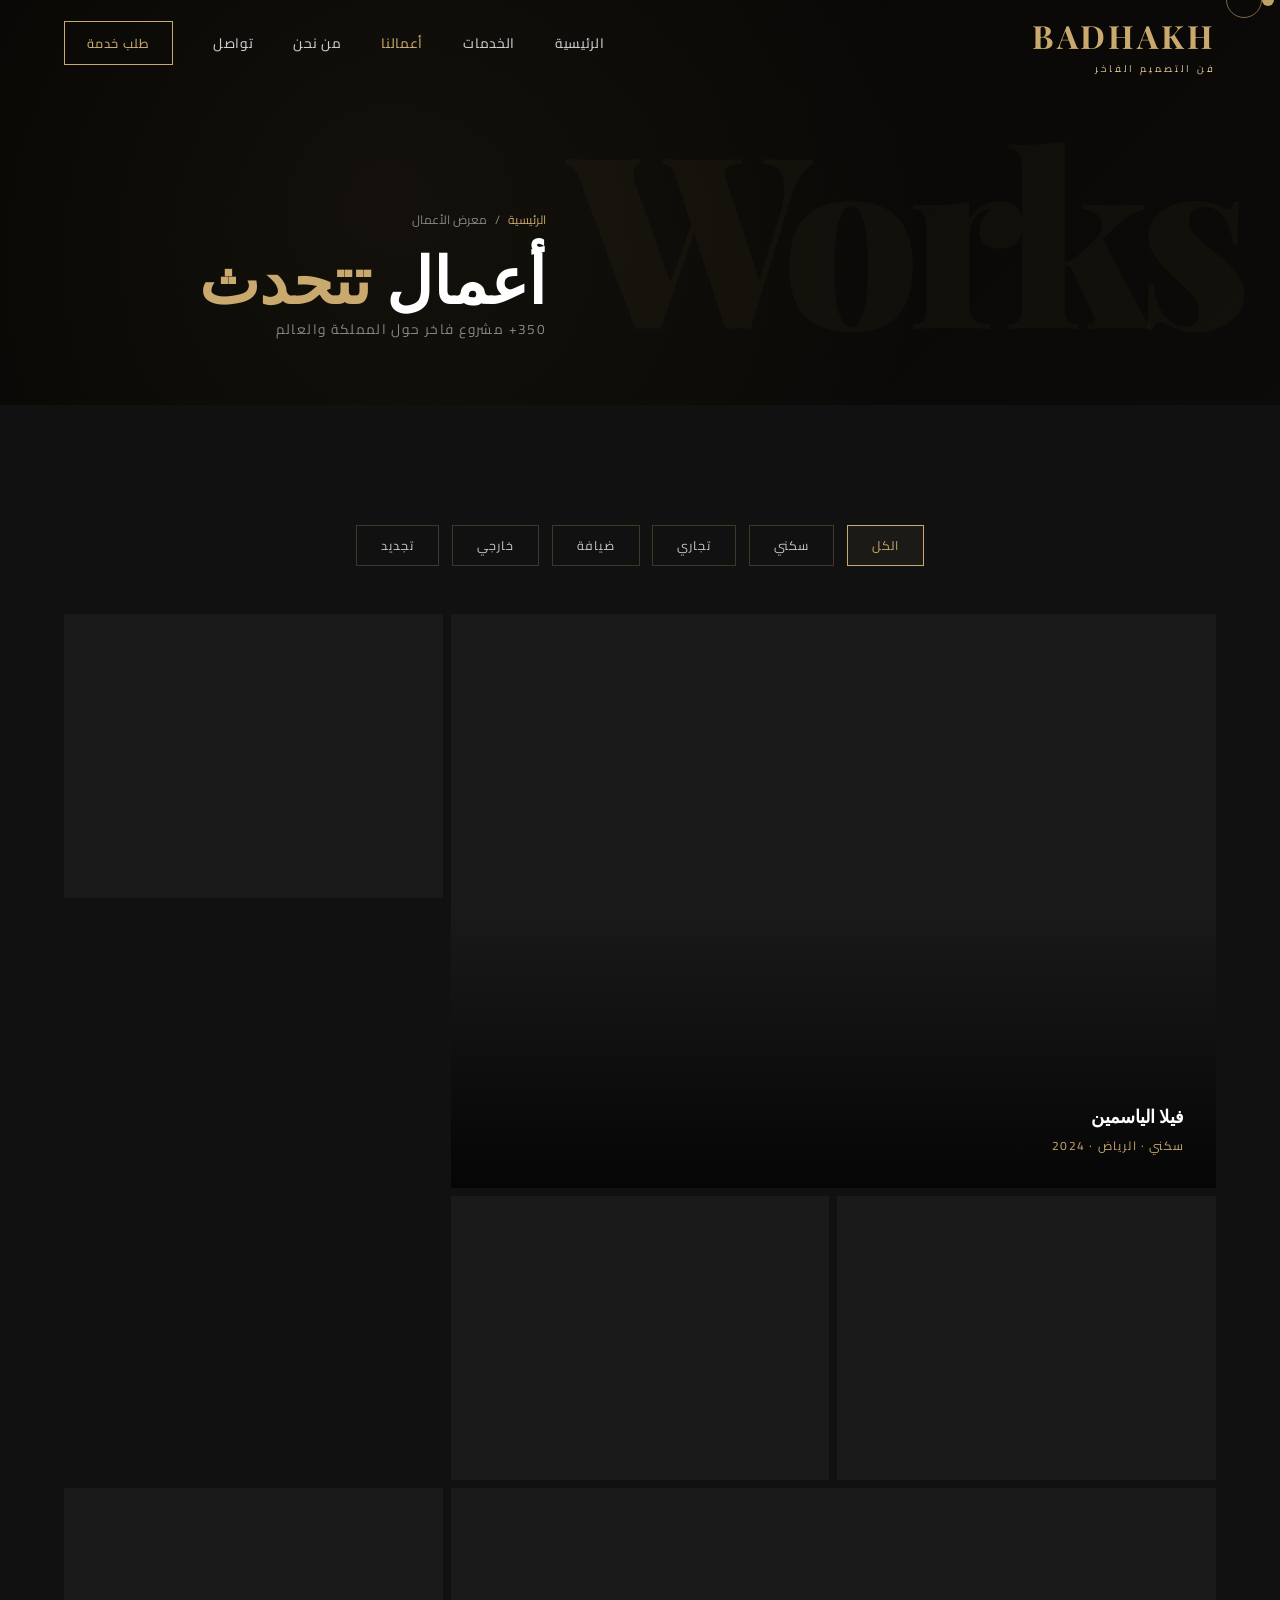
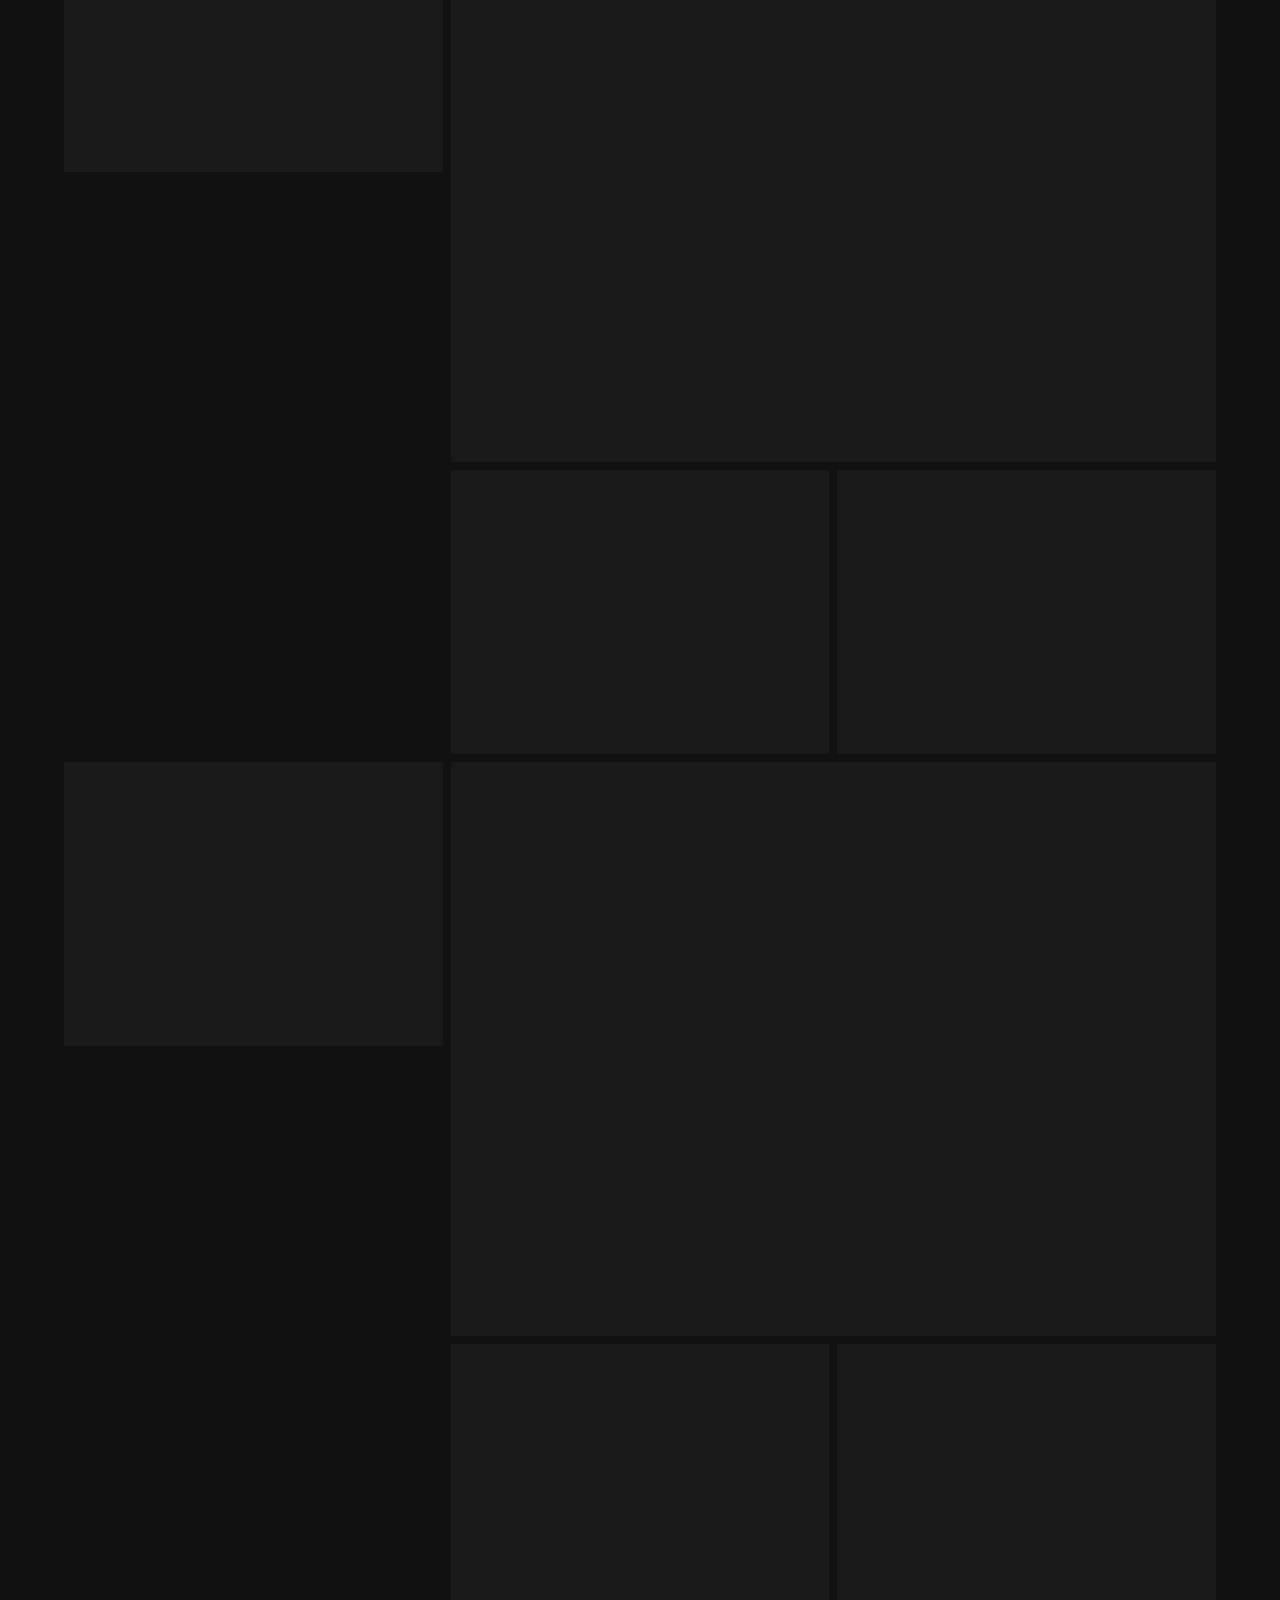
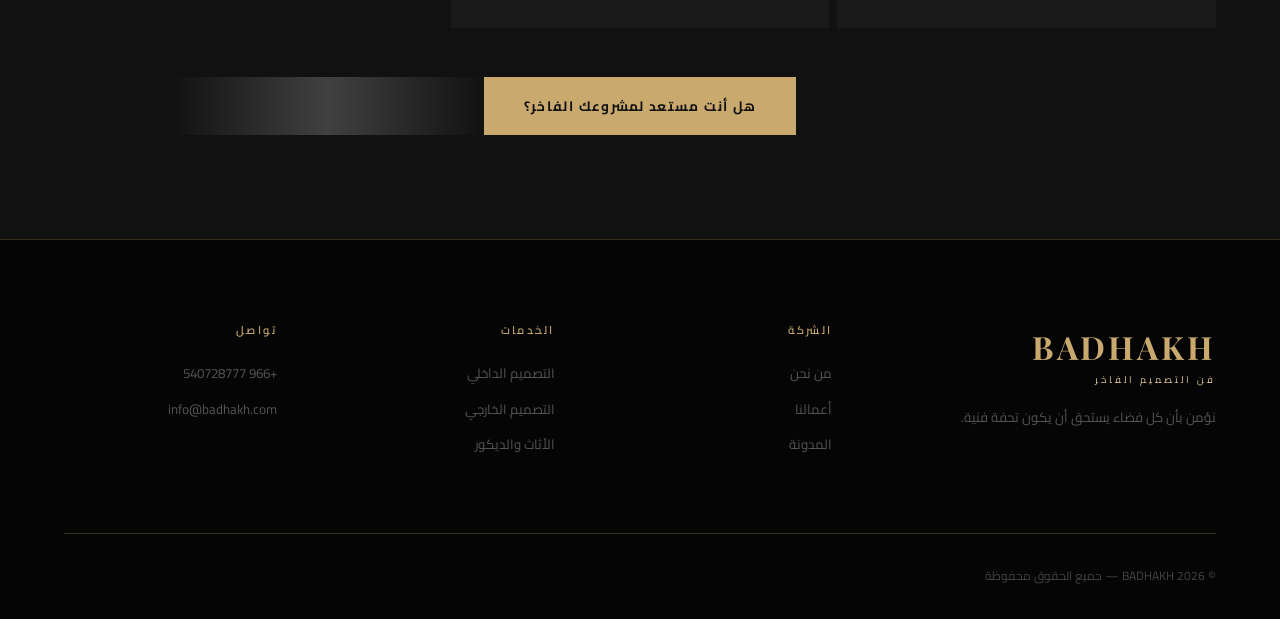
<file: pages/portfolio.html>
<!DOCTYPE html>
<html lang="ar" dir="rtl">
<head>
  <meta charset="UTF-8"><meta name="viewport" content="width=device-width, initial-scale=1.0">
  <title>أعمالنا — بذخ BADHAKH</title>
  <link rel="preconnect" href="https://fonts.googleapis.com">
  <link href="https://fonts.googleapis.com/css2?family=Playfair+Display:wght@400;600;700;900&family=Cairo:wght@300;400;500;600;700&display=swap" rel="stylesheet">
  <link rel="stylesheet" href="../css/style.css">
  <style>
    .portfolio-full-grid { display:grid; grid-template-columns:repeat(3,1fr); gap:8px; }
    .portfolio-full-item { aspect-ratio:4/3; position:relative; overflow:hidden; cursor:pointer; background:var(--dark-2); }
    .portfolio-full-item:nth-child(4n+1) { grid-column:span 2; }
    @media(max-width:900px){ .portfolio-full-grid{grid-template-columns:1fr 1fr;} .portfolio-full-item:nth-child(4n+1){grid-column:span 1;} }
    @media(max-width:600px){ .portfolio-full-grid{grid-template-columns:1fr;} }

    /* ===== IMAGES ===== */
    .portfolio-full-item {
      background-size: cover !important;
      background-position: center !important;
      background-repeat: no-repeat !important;
    }
    .portfolio-full-item .interior-visual { display:none !important; }

    .page-hero {
      background-image: url('https://images.unsplash.com/photo-1720540244592-b4124532b318?w=1920&q=85');
      background-size: cover;
      background-position: center 40%;
      position: relative;
    }
    .page-hero::before {
      content: '';
      position: absolute;
      inset: 0;
      background: linear-gradient(135deg, rgba(5,4,2,0.88) 0%, rgba(10,8,5,0.72) 100%);
      z-index: 0;
    }
    .page-hero > * { position: relative; z-index: 1; }
  </style>
</head>
<body>
<div id="loader"><div class="loader-content"><div class="loader-logo">BADHAKH</div><div class="loader-bar"></div></div></div>
<div class="custom-cursor" id="cursor"></div><div class="cursor-follower" id="cursor-follower"></div>
<div class="toast" id="toast">✓ تم إرسال طلبك</div>

<nav id="navbar">
  <a href="../index.html" class="nav-logo">BADHAKH<span>فن التصميم الفاخر</span></a>
  <ul class="nav-links">
    <li><a href="../index.html">الرئيسية</a></li><li><a href="services.html">الخدمات</a></li>
    <li><a href="portfolio.html" class="active">أعمالنا</a></li><li><a href="about.html">من نحن</a></li>
    <li><a href="contact.html">تواصل</a></li><li><a href="#" class="nav-cta" onclick="openModal()">طلب خدمة</a></li>
  </ul>
  <div class="hamburger" id="hamburger" onclick="toggleMenu()"><span></span><span></span><span></span></div>
</nav>
<div class="mobile-nav" id="mobileNav">
  <a href="../index.html" onclick="toggleMenu()">الرئيسية</a><a href="services.html" onclick="toggleMenu()">الخدمات</a>
  <a href="portfolio.html" onclick="toggleMenu()">أعمالنا</a><a href="about.html" onclick="toggleMenu()">من نحن</a>
  <a href="contact.html" onclick="toggleMenu()">تواصل</a>
  <a href="#" onclick="openModal();toggleMenu();" style="color:var(--gold);border:1px solid var(--gold);padding:0.8rem 2.5rem;">طلب خدمة</a>
</div>

<div class="page-hero" style="padding-top:85px;">
  <div class="deco-text">Works</div>
  <div class="page-hero-content">
    <div class="breadcrumb"><a href="../index.html">الرئيسية</a><span>/</span><span>معرض الأعمال</span></div>
    <h1>أعمال <span class="gold">تتحدث</span></h1>
    <p>350+ مشروع فاخر حول المملكة والعالم</p>
  </div>
</div>

<section class="section">
  <div class="portfolio-filter reveal" style="margin-bottom:3rem;">
    <button class="filter-btn active" onclick="filterPortfolio(this,'all')">الكل</button>
    <button class="filter-btn" onclick="filterPortfolio(this,'residential')">سكني</button>
    <button class="filter-btn" onclick="filterPortfolio(this,'commercial')">تجاري</button>
    <button class="filter-btn" onclick="filterPortfolio(this,'hospitality')">ضيافة</button>
    <button class="filter-btn" onclick="filterPortfolio(this,'exterior')">خارجي</button>
    <button class="filter-btn" onclick="filterPortfolio(this,'renovation')">تجديد</button>
  </div>

  <div class="portfolio-full-grid reveal">

    <!-- 1. فيلا الياسمين — سكني — غرفة معيشة فاخرة -->
    <div class="portfolio-full-item" data-cat="residential"
         style="background-image:url('https://images.unsplash.com/photo-1564078516393-cf04bd966897?w=1200&q=85');background-position:center 40%;">
      <div class="interior-visual">🏠</div>
      <div class="portfolio-overlay" style="opacity:1;background:linear-gradient(to top,rgba(0,0,0,0.8) 0%,transparent 50%);">
        <div class="portfolio-info"><h3>فيلا الياسمين</h3><p>سكني · الرياض · 2024</p></div>
      </div>
    </div>

    <!-- 2. مقر شركة النخبة — تجاري — لوبي مكتب فاخر -->
    <div class="portfolio-full-item" data-cat="commercial"
         style="background-image:url('https://images.unsplash.com/photo-1568115286680-d203e08a8be6?w=800&q=85');background-position:center;">
      <div class="interior-visual">🏢</div>
      <div class="portfolio-overlay"><div class="portfolio-info"><h3>مقر شركة النخبة</h3><p>تجاري · جدة · 2024</p></div></div>
    </div>

    <!-- 3. لاونج بذخ — ضيافة — لاونج فندقي -->
    <div class="portfolio-full-item" data-cat="hospitality"
         style="background-image:url('https://images.unsplash.com/photo-1677129667171-92abd8740fa3?w=800&q=85');background-position:center;">
      <div class="interior-visual">🏨</div>
      <div class="portfolio-overlay"><div class="portfolio-info"><h3>لاونج بذخ</h3><p>ضيافة · الدمام · 2024</p></div></div>
    </div>

    <!-- 4. حديقة القصر الملكي — خارجي — حديقة فيلا فاخرة -->
    <div class="portfolio-full-item" data-cat="exterior"
         style="background-image:url('https://images.unsplash.com/photo-1613977257365-aaae5a9817ff?w=1200&q=85');background-position:center 60%;">
      <div class="interior-visual">🌿</div>
      <div class="portfolio-overlay"><div class="portfolio-info"><h3>حديقة القصر الملكي</h3><p>خارجي · الرياض · 2023</p></div></div>
    </div>

    <!-- 5. الجناح الملكي — سكني — غرفة نوم فاخرة -->
    <div class="portfolio-full-item" data-cat="residential"
         style="background-image:url('https://images.unsplash.com/photo-1578683010236-d716f9a3f461?w=800&q=85');background-position:center 40%;">
      <div class="interior-visual">🛏️</div>
      <div class="portfolio-overlay"><div class="portfolio-info"><h3>الجناح الملكي</h3><p>سكني · جدة · 2023</p></div></div>
    </div>

    <!-- 6. كافيه الفن — تجاري — مقهى أنيق -->
    <div class="portfolio-full-item" data-cat="commercial"
         style="background-image:url('https://images.unsplash.com/photo-1699621106755-4fe40ce95d64?w=800&q=85');background-position:center;">
      <div class="interior-visual">☕</div>
      <div class="portfolio-overlay"><div class="portfolio-info"><h3>كافيه الفن</h3><p>تجاري · أبها · 2023</p></div></div>
    </div>

    <!-- 7. قصر النخيل — تجديد — فيلا كلاسيكية -->
    <div class="portfolio-full-item" data-cat="renovation"
         style="background-image:url('https://images.unsplash.com/photo-1531971589569-0d9370cbe1e5?w=1200&q=85');background-position:center 50%;">
      <div class="interior-visual">🏡</div>
      <div class="portfolio-overlay"><div class="portfolio-info"><h3>قصر النخيل</h3><p>تجديد · الرياض · 2023</p></div></div>
    </div>

    <!-- 8. مطعم الأصول — ضيافة — مطعم راقي -->
    <div class="portfolio-full-item" data-cat="hospitality"
         style="background-image:url('https://images.unsplash.com/photo-1414235077428-338989a2e8c0?w=800&q=85');background-position:center 40%;">
      <div class="interior-visual">🍽️</div>
      <div class="portfolio-overlay"><div class="portfolio-info"><h3>مطعم الأصول</h3><p>ضيافة · الدمام · 2022</p></div></div>
    </div>

    <!-- 9. بنتهاوس جدة — سكني — بنتهاوس عصري -->
    <div class="portfolio-full-item" data-cat="residential"
         style="background-image:url('https://images.unsplash.com/photo-1613545325268-9265e1609167?w=800&q=85');background-position:center 35%;">
      <div class="interior-visual">🛋️</div>
      <div class="portfolio-overlay"><div class="portfolio-info"><h3>بنتهاوس جدة</h3><p>سكني · جدة · 2022</p></div></div>
    </div>

    <!-- 10. منتجع النخبة — خارجي — حمام سباحة فاخر -->
    <div class="portfolio-full-item" data-cat="exterior"
         style="background-image:url('https://images.unsplash.com/photo-1717167398817-121e3c283dbb?w=800&q=85');background-position:center 50%;">
      <div class="interior-visual">🏊</div>
      <div class="portfolio-overlay"><div class="portfolio-info"><h3>منتجع النخبة</h3><p>خارجي · الطائف · 2022</p></div></div>
    </div>

    <!-- 11. متجر المجوهرات الفاخر — تجاري — متجر راقي -->
    <div class="portfolio-full-item" data-cat="commercial"
         style="background-image:url('https://images.unsplash.com/photo-1710956394109-aaa3710e3a63?w=800&q=85');background-position:center;">
      <div class="interior-visual">💎</div>
      <div class="portfolio-overlay"><div class="portfolio-info"><h3>متجر المجوهرات الفاخر</h3><p>تجاري · الرياض · 2022</p></div></div>
    </div>

    <!-- 12. فيلا التراث — تجديد — معمار تراثي -->
    <div class="portfolio-full-item" data-cat="renovation"
         style="background-image:url('https://images.unsplash.com/photo-1613490493576-7fde63acd811?w=800&q=85');background-position:center 40%;">
      <div class="interior-visual">🏛️</div>
      <div class="portfolio-overlay"><div class="portfolio-info"><h3>فيلا التراث</h3><p>تجديد · مكة المكرمة · 2021</p></div></div>
    </div>

  </div>

  <div style="text-align:center;margin-top:4rem;" class="reveal">
    <a href="#" onclick="openModal()" class="btn-primary">هل أنت مستعد لمشروعك الفاخر؟</a>
  </div>
</section>

<footer>
  <div class="footer-main">
    <div class="footer-brand"><a href="../index.html" class="nav-logo" style="display:inline-block;margin-bottom:1.2rem;">BADHAKH<span>فن التصميم الفاخر</span></a><p>نؤمن بأن كل فضاء يستحق أن يكون تحفة فنية.</p></div>
    <div class="footer-col"><h4>الشركة</h4><a href="about.html">من نحن</a><a href="portfolio.html">أعمالنا</a><a href="">المدونة</a></div>
    <div class="footer-col"><h4>الخدمات</h4><a href="services.html">التصميم الداخلي</a><a href="services.html">التصميم الخارجي</a><a href="services.html">الأثاث والديكور</a></div>
    <div class="footer-col"><h4>تواصل</h4><a href="tel:+966540728777">+966 540728777</a><a href="mailto:info@badhakh.com">info@badhakh.com</a></div>
  </div>
  <div class="footer-bottom"><span>© 2026 BADHAKH — جميع الحقوق محفوظة</span></div>
</footer>

<div class="modal-overlay" id="serviceModal">
  <div class="modal-box">
    <button class="modal-close" onclick="closeModal()">✕</button>
    <div class="modal-title">طلب خدمة</div><p class="modal-sub">أرسل لنا تفاصيل مشروعك.</p>
    <div class="form-group"><label>الاسم الكامل *</label><input type="text" placeholder="أدخل اسمك الكامل"></div>
    <div class="form-row">
      <div class="form-group"><label>البريد الإلكتروني</label><input type="email" placeholder="example@email.com"></div>
      <div class="form-group"><label>رقم الجوال</label><input type="tel" placeholder="+966 5X XXX XXXX"></div>
    </div>
    <div class="form-group"><label>تفاصيل المشروع</label><textarea rows="4" placeholder="صف مشروعك..."></textarea></div>
    <button class="form-submit" onclick="submitForm()">إرسال الطلب ✦</button>
  </div>
</div>
<script src="../js/main.js"></script>
</body>
</html>
</file>
<file: css/style.css>
/* ===== BADHAKH - Luxury Interiors ===== */
@import url('https://fonts.googleapis.com/css2?family=Playfair+Display:wght@400;500;600;700;900&family=Cairo:wght@300;400;500;600;700&display=swap');

:root {
  --gold: #C9A96E;
  --gold-light: #E2C99A;
  --gold-dark: #A07840;
  --gold-shine: #F0D99B;
  --white: #FFFFFF;
  --off-white: #FAF8F5;
  --cream: #F5F0E8;
  --black: #0A0A0A;
  --dark: #111111;
  --dark-2: #1A1A1A;
  --gray: #888888;
  --gray-light: #CCCCCC;
  --border: rgba(201,169,110,0.25);
  --shadow-gold: 0 8px 40px rgba(201,169,110,0.18);
  --font-ar: 'Cairo', sans-serif;
  --font-en: 'Playfair Display', serif;
  --transition: all 0.4s cubic-bezier(0.25, 0.46, 0.45, 0.94);
}

*, *::before, *::after {
  margin: 0; padding: 0; box-sizing: border-box;
}

html {
  scroll-behavior: smooth;
  font-size: 16px;
}

body {
  font-family: var(--font-ar);
  background: var(--dark);
  color: var(--white);
  direction: rtl;
  overflow-x: hidden;
  line-height: 1.7;
}

body.ltr { direction: ltr; }
body.light-page { background: var(--off-white); color: var(--dark); }

a { text-decoration: none; color: inherit; }
img { max-width: 100%; display: block; }
ul { list-style: none; }
button, input, textarea, select { font-family: var(--font-ar); }

/* ===== SCROLLBAR ===== */
::-webkit-scrollbar { width: 6px; }
::-webkit-scrollbar-track { background: var(--dark); }
::-webkit-scrollbar-thumb { background: var(--gold); border-radius: 3px; }

/* ===== LOADER ===== */
#loader {
  position: fixed; inset: 0;
  background: var(--dark);
  display: flex; align-items: center; justify-content: center;
  z-index: 9999;
  transition: opacity 0.6s ease, visibility 0.6s ease;
}
#loader.hidden { opacity: 0; visibility: hidden; }

.loader-content { text-align: center; }
.loader-logo {
  font-family: var(--font-en);
  font-size: 3.5rem;
  color: var(--gold);
  letter-spacing: 0.15em;
  animation: shimmer 1.5s ease-in-out infinite;
}
.loader-bar {
  width: 200px; height: 1px;
  background: var(--border);
  margin: 1.5rem auto 0;
  position: relative; overflow: hidden;
}
.loader-bar::after {
  content: '';
  position: absolute; left: -100%; top: 0;
  width: 100%; height: 100%;
  background: linear-gradient(90deg, transparent, var(--gold), transparent);
  animation: loading-bar 1.5s ease-in-out infinite;
}

@keyframes shimmer {
  0%, 100% { opacity: 1; text-shadow: 0 0 20px rgba(201,169,110,0.4); }
  50% { opacity: 0.7; text-shadow: 0 0 40px rgba(201,169,110,0.8); }
}
@keyframes loading-bar {
  0% { left: -100%; }
  100% { left: 100%; }
}

/* ===== CURSOR ===== */
.custom-cursor {
  position: fixed;
  width: 12px; height: 12px;
  background: var(--gold);
  border-radius: 50%;
  pointer-events: none;
  z-index: 9998;
  transform: translate(-50%, -50%);
  transition: transform 0.1s ease;
  mix-blend-mode: difference;
}
.cursor-follower {
  position: fixed;
  width: 36px; height: 36px;
  border: 1px solid var(--gold);
  border-radius: 50%;
  pointer-events: none;
  z-index: 9997;
  transform: translate(-50%, -50%);
  transition: all 0.15s ease;
  opacity: 0.6;
}

/* ===== NAV ===== */
#navbar {
  position: fixed; top: 0; left: 0; right: 0;
  z-index: 1000;
  padding: 0 5%;
  display: flex; align-items: center; justify-content: space-between;
  height: 85px;
  transition: var(--transition);
}
#navbar.scrolled {
  background: rgba(10,10,10,0.95);
  backdrop-filter: blur(20px);
  border-bottom: 1px solid var(--border);
  height: 65px;
}

.nav-logo {
  font-family: var(--font-en);
  font-size: 2rem;
  color: var(--gold);
  letter-spacing: 0.1em;
  font-weight: 700;
}
.nav-logo span {
  display: block;
  font-family: var(--font-ar);
  font-size: 0.6rem;
  letter-spacing: 0.3em;
  color: var(--gold-light);
  font-weight: 400;
  text-transform: uppercase;
  margin-top: -4px;
}

.nav-links {
  display: flex; gap: 2.5rem; align-items: center;
}
.nav-links a {
  font-size: 0.85rem;
  font-weight: 500;
  color: var(--gray-light);
  letter-spacing: 0.05em;
  position: relative;
  transition: color 0.3s ease;
}
.nav-links a::after {
  content: '';
  position: absolute; bottom: -4px; right: 0; left: auto;
  width: 0; height: 1px;
  background: var(--gold);
  transition: width 0.3s ease;
}
.nav-links a:hover { color: var(--gold); }
.nav-links a:hover::after { width: 100%; right: auto; left: 0; }
.nav-links a.active { color: var(--gold); }

.nav-cta {
  background: transparent;
  border: 1px solid var(--gold);
  color: var(--gold) !important;
  padding: 0.55rem 1.4rem;
  font-size: 0.8rem !important;
  letter-spacing: 0.08em;
  cursor: pointer;
  transition: var(--transition) !important;
}
.nav-cta:hover {
  background: var(--gold) !important;
  color: var(--dark) !important;
}

.hamburger {
  display: none;
  flex-direction: column; gap: 5px;
  cursor: pointer; padding: 5px;
}
.hamburger span {
  width: 28px; height: 1.5px;
  background: var(--gold);
  transition: var(--transition);
  display: block;
}
.hamburger.open span:nth-child(1) { transform: rotate(45deg) translate(5px, 5px); }
.hamburger.open span:nth-child(2) { opacity: 0; }
.hamburger.open span:nth-child(3) { transform: rotate(-45deg) translate(5px, -5px); }

/* Mobile Nav */
.mobile-nav {
  position: fixed; inset: 0; top: 65px;
  background: rgba(10,10,10,0.98);
  display: none; flex-direction: column;
  align-items: center; justify-content: center;
  gap: 2.5rem; z-index: 999;
}
.mobile-nav.open { display: flex; }
.mobile-nav a {
  font-size: 1.5rem; color: var(--gray-light);
  transition: color 0.3s ease;
}
.mobile-nav a:hover { color: var(--gold); }

/* ===== HERO ===== */
.hero {
  min-height: 100vh;
  position: relative;
  display: flex; align-items: center;
  overflow: hidden;
}

.hero-bg {
  position: absolute; inset: 0;
  background: 
    linear-gradient(135deg, rgba(10,10,10,0.9) 0%, rgba(26,26,26,0.7) 50%, rgba(10,10,10,0.95) 100%),
    url('images/hero-bg.jpg') center/cover no-repeat;
}

/* Geometric pattern overlay */
.hero-pattern {
  position: absolute; inset: 0;
  background-image: 
    radial-gradient(circle at 20% 50%, rgba(201,169,110,0.05) 0%, transparent 50%),
    radial-gradient(circle at 80% 20%, rgba(201,169,110,0.08) 0%, transparent 40%);
  pointer-events: none;
}

/* Decorative lines */
.hero-lines {
  position: absolute;
  top: 50%; left: 5%; right: 5%;
  height: 1px;
  background: linear-gradient(90deg, transparent, var(--border), transparent);
  transform: translateY(-50%);
}

.hero-content {
  position: relative; z-index: 2;
  width: 90%; max-width: 900px;
  margin: 0 auto;
  padding: 120px 0 80px;
  text-align: center;
}

.hero-badge {
  display: inline-flex; align-items: center; gap: 0.8rem;
  border: 1px solid var(--border);
  padding: 0.45rem 1.2rem;
  margin-bottom: 2.5rem;
  font-size: 0.7rem;
  letter-spacing: 0.2em;
  color: var(--gold);
  text-transform: uppercase;
  animation: fadeInDown 1s ease 0.3s both;
}
.hero-badge::before, .hero-badge::after {
  content: '✦';
  font-size: 0.5rem;
  color: var(--gold-dark);
}

.hero-title {
  font-family: var(--font-en);
  font-size: clamp(3.5rem, 8vw, 7rem);
  font-weight: 700;
  line-height: 1.05;
  color: var(--white);
  margin-bottom: 0.5rem;
  animation: fadeInUp 1s ease 0.5s both;
}
.hero-title .gold { color: var(--gold); }

.hero-subtitle-ar {
  font-family: var(--font-ar);
  font-size: clamp(1.5rem, 3vw, 2.5rem);
  font-weight: 300;
  color: var(--gold-light);
  margin-bottom: 2rem;
  letter-spacing: 0.05em;
  animation: fadeInUp 1s ease 0.7s both;
}

.hero-desc {
  font-size: 1rem;
  color: var(--gray);
  max-width: 600px;
  margin: 0 auto 3rem;
  font-weight: 300;
  animation: fadeInUp 1s ease 0.9s both;
}

.hero-actions {
  display: flex; gap: 1.2rem;
  justify-content: center; flex-wrap: wrap;
  animation: fadeInUp 1s ease 1.1s both;
}

.btn-primary {
  background: var(--gold);
  color: var(--dark);
  padding: 1rem 2.5rem;
  font-size: 0.85rem;
  font-weight: 700;
  letter-spacing: 0.1em;
  border: none; cursor: pointer;
  text-transform: uppercase;
  transition: var(--transition);
  position: relative; overflow: hidden;
}
.btn-primary::before {
  content: '';
  position: absolute; top: 0; left: -100%; bottom: 0; right: auto;
  width: 100%;
  background: linear-gradient(90deg, transparent, rgba(255,255,255,0.2), transparent);
  transition: left 0.5s ease;
}
.btn-primary:hover::before { left: 100%; }
.btn-primary:hover { background: var(--gold-shine); transform: translateY(-2px); box-shadow: var(--shadow-gold); }

.btn-outline {
  background: transparent;
  color: var(--white);
  padding: 1rem 2.5rem;
  font-size: 0.85rem;
  font-weight: 500;
  letter-spacing: 0.1em;
  border: 1px solid rgba(255,255,255,0.3);
  cursor: pointer;
  text-transform: uppercase;
  transition: var(--transition);
}
.btn-outline:hover {
  border-color: var(--gold);
  color: var(--gold);
  transform: translateY(-2px);
}

.hero-stats {
  display: flex; justify-content: center; gap: 4rem;
  margin-top: 5rem; padding-top: 3rem;
  border-top: 1px solid var(--border);
  animation: fadeInUp 1s ease 1.3s both;
}
.stat-item { text-align: center; }
.stat-num {
  font-family: var(--font-en);
  font-size: 2.5rem;
  font-weight: 700;
  color: var(--gold);
  display: block;
}
.stat-label {
  font-size: 0.75rem;
  color: var(--gray);
  letter-spacing: 0.1em;
  text-transform: uppercase;
  margin-top: 0.3rem;
}

/* Scroll indicator */
.scroll-indicator {
  position: absolute; bottom: 2.5rem; left: 50%; transform: translateX(-50%);
  display: flex; flex-direction: column; align-items: center; gap: 0.5rem;
  z-index: 2; animation: fadeInUp 1s ease 1.5s both;
}
.scroll-mouse {
  width: 24px; height: 38px;
  border: 1.5px solid var(--gold);
  border-radius: 12px;
  position: relative;
}
.scroll-mouse::after {
  content: '';
  position: absolute; top: 6px; left: 50%; transform: translateX(-50%);
  width: 3px; height: 8px;
  background: var(--gold);
  border-radius: 2px;
  animation: scroll-anim 2s ease infinite;
}
.scroll-text {
  font-size: 0.6rem;
  letter-spacing: 0.2em;
  color: var(--gray);
  text-transform: uppercase;
}
@keyframes scroll-anim {
  0% { opacity: 1; transform: translateX(-50%) translateY(0); }
  100% { opacity: 0; transform: translateX(-50%) translateY(10px); }
}

/* ===== SECTION COMMON ===== */
.section {
  padding: 120px 5%;
}
.section-light { background: var(--off-white); color: var(--dark); }
.section-cream { background: var(--cream); color: var(--dark); }

.section-label {
  display: flex; align-items: center; gap: 1rem;
  margin-bottom: 1.5rem;
}
.section-label span {
  font-size: 0.7rem;
  letter-spacing: 0.25em;
  text-transform: uppercase;
  color: var(--gold);
  font-weight: 600;
}
.section-label::before, .section-label::after {
  content: '';
  height: 1px;
  background: var(--gold);
  flex: 1;
  opacity: 0.4;
}
.section-label::before { display: none; }

.section-heading {
  font-family: var(--font-en);
  font-size: clamp(2rem, 4vw, 3.5rem);
  font-weight: 700;
  line-height: 1.1;
  margin-bottom: 1.2rem;
}
.section-heading .gold { color: var(--gold); }

.section-sub {
  font-size: 0.95rem;
  color: var(--gray);
  max-width: 550px;
  font-weight: 300;
  line-height: 1.8;
}

.section-header-centered {
  text-align: center;
  max-width: 700px;
  margin: 0 auto 5rem;
}
.section-header-centered .section-label {
  justify-content: center;
}

/* ===== SERVICES ===== */
.services-grid {
  display: grid;
  grid-template-columns: repeat(auto-fit, minmax(300px, 1fr));
  gap: 1.5px;
  margin-top: 5rem;
  background: var(--border);
}

.service-card {
  background: var(--dark-2);
  padding: 3rem 2.5rem;
  position: relative;
  overflow: hidden;
  cursor: pointer;
  transition: var(--transition);
  group: true;
}
.service-card::before {
  content: '';
  position: absolute; top: 0; right: 0; bottom: auto; left: auto;
  width: 0; height: 2px;
  background: var(--gold);
  transition: width 0.5s ease;
}
.service-card:hover::before { width: 100%; right: auto; left: 0; }
.service-card:hover { background: var(--dark); }
.service-card:hover .service-icon { color: var(--gold); transform: scale(1.1); }

.service-num {
  font-family: var(--font-en);
  font-size: 4rem;
  font-weight: 700;
  color: var(--border);
  line-height: 1;
  margin-bottom: 1.5rem;
  transition: color 0.3s ease;
}
.service-card:hover .service-num { color: rgba(201,169,110,0.15); }

.service-icon {
  font-size: 2.5rem;
  color: var(--gold-dark);
  margin-bottom: 1.5rem;
  transition: var(--transition);
  display: block;
}

.service-title {
  font-family: var(--font-en);
  font-size: 1.3rem;
  font-weight: 600;
  color: var(--white);
  margin-bottom: 0.8rem;
}
.service-title-ar {
  font-size: 1rem;
  color: var(--gold-light);
  margin-bottom: 1.2rem;
  font-weight: 500;
}
.service-desc {
  font-size: 0.875rem;
  color: var(--gray);
  line-height: 1.8;
  margin-bottom: 2rem;
}
.service-link {
  display: inline-flex; align-items: center; gap: 0.6rem;
  font-size: 0.75rem;
  color: var(--gold);
  letter-spacing: 0.1em;
  text-transform: uppercase;
  font-weight: 600;
  transition: gap 0.3s ease;
}
.service-link:hover { gap: 1rem; }

/* ===== PORTFOLIO ===== */
.portfolio-section { background: var(--dark); }

.portfolio-filter {
  display: flex; gap: 0.8rem; flex-wrap: wrap;
  margin-bottom: 3rem; justify-content: center;
}
.filter-btn {
  padding: 0.5rem 1.5rem;
  font-size: 0.78rem;
  letter-spacing: 0.08em;
  text-transform: uppercase;
  border: 1px solid var(--border);
  background: transparent;
  color: var(--gray-light);
  cursor: pointer;
  transition: var(--transition);
}
.filter-btn:hover, .filter-btn.active {
  border-color: var(--gold);
  color: var(--gold);
  background: rgba(201,169,110,0.06);
}

.portfolio-grid {
  display: grid;
  grid-template-columns: repeat(12, 1fr);
  grid-auto-rows: 250px;
  gap: 6px;
}
.portfolio-item {
  position: relative; overflow: hidden; cursor: pointer;
  background: var(--dark-2);
}
.portfolio-item:nth-child(1) { grid-column: span 7; grid-row: span 2; }
.portfolio-item:nth-child(2) { grid-column: span 5; grid-row: span 1; }
.portfolio-item:nth-child(3) { grid-column: span 5; grid-row: span 1; }
.portfolio-item:nth-child(4) { grid-column: span 4; grid-row: span 2; }
.portfolio-item:nth-child(5) { grid-column: span 4; grid-row: span 2; }
.portfolio-item:nth-child(6) { grid-column: span 4; grid-row: span 2; }

.portfolio-img {
  width: 100%; height: 100%;
  object-fit: cover;
  transition: transform 0.8s cubic-bezier(0.25, 0.46, 0.45, 0.94);
}
.portfolio-item:hover .portfolio-img { transform: scale(1.08); }

.portfolio-overlay {
  position: absolute; inset: 0;
  background: linear-gradient(to top, rgba(0,0,0,0.85) 0%, transparent 60%);
  opacity: 0;
  transition: opacity 0.4s ease;
  display: flex; align-items: flex-end;
  padding: 2rem;
}
.portfolio-item:hover .portfolio-overlay { opacity: 1; }

.portfolio-info h3 {
  font-family: var(--font-en);
  font-size: 1.1rem;
  color: var(--white);
  margin-bottom: 0.3rem;
}
.portfolio-info p {
  font-size: 0.75rem;
  color: var(--gold);
  letter-spacing: 0.1em;
  text-transform: uppercase;
}

/* Portfolio placeholder backgrounds */
.p-bg-1 { background: linear-gradient(135deg, #1a1208 0%, #2d2010 50%, #1a1208 100%); }
.p-bg-2 { background: linear-gradient(135deg, #0d1520 0%, #162030 50%, #0d1520 100%); }
.p-bg-3 { background: linear-gradient(135deg, #1a0d0d 0%, #2d1515 50%, #1a0d0d 100%); }
.p-bg-4 { background: linear-gradient(135deg, #0d1a0d 0%, #152d15 50%, #0d1a0d 100%); }
.p-bg-5 { background: linear-gradient(135deg, #1a1208 0%, #302215 50%, #1a1208 100%); }
.p-bg-6 { background: linear-gradient(135deg, #15151a 0%, #22222d 50%, #15151a 100%); }

/* Interior mock visuals */
.interior-visual {
  width: 100%; height: 100%;
  display: flex; align-items: center; justify-content: center;
  font-size: 4rem;
  opacity: 0.15;
  font-family: serif;
  transition: transform 0.8s ease, opacity 0.4s ease;
}
.portfolio-item:hover .interior-visual { transform: scale(1.08); opacity: 0.25; }

/* ===== ABOUT ===== */
.about-section {
  background: var(--off-white);
  color: var(--dark);
}
.about-layout {
  display: grid;
  grid-template-columns: 1fr 1fr;
  gap: 6rem; align-items: center;
}
.about-visual {
  position: relative;
}
.about-img-main {
  width: 100%; aspect-ratio: 4/5;
  background: linear-gradient(135deg, #1a1208, #2d2010);
  position: relative; overflow: hidden;
}
.about-img-accent {
  position: absolute;
  width: 55%; aspect-ratio: 1;
  background: linear-gradient(135deg, #C9A96E, #A07840);
  bottom: -10%; right: -10%;
  z-index: 2;
  display: flex; align-items: center; justify-content: center;
}
.about-accent-text {
  text-align: center;
  color: var(--dark);
}
.about-accent-text .num {
  font-family: var(--font-en);
  font-size: 3rem;
  font-weight: 700;
  display: block;
  line-height: 1;
}
.about-accent-text .label {
  font-size: 0.7rem;
  letter-spacing: 0.15em;
  text-transform: uppercase;
  font-weight: 600;
}
.about-frame {
  position: absolute;
  top: -15px; right: -15px;
  width: calc(100% - 30px);
  height: calc(100% - 30px);
  border: 1px solid var(--gold);
  pointer-events: none;
  z-index: 0;
}

.about-content .section-heading { color: var(--dark); }
.about-content .section-sub { color: #555; }

.about-features {
  margin-top: 2.5rem;
  display: grid; gap: 1.2rem;
}
.about-feature {
  display: flex; gap: 1rem; align-items: flex-start;
}
.feature-icon {
  width: 36px; height: 36px;
  border: 1px solid var(--gold);
  display: flex; align-items: center; justify-content: center;
  flex-shrink: 0;
  color: var(--gold);
  font-size: 0.9rem;
}
.feature-text h4 {
  font-size: 0.9rem;
  font-weight: 600;
  color: var(--dark);
  margin-bottom: 0.2rem;
}
.feature-text p {
  font-size: 0.8rem;
  color: #666;
  line-height: 1.6;
}

/* ===== PROCESS ===== */
.process-section { background: var(--dark); }
.process-steps {
  display: grid;
  grid-template-columns: repeat(4, 1fr);
  gap: 0;
  margin-top: 5rem;
  position: relative;
}
.process-steps::before {
  content: '';
  position: absolute;
  top: 3rem; right: 12.5%; left: 12.5%;
  height: 1px;
  background: linear-gradient(90deg, transparent, var(--border), transparent);
  z-index: 0;
}
.process-step {
  text-align: center;
  padding: 0 2rem;
  position: relative; z-index: 1;
}
.step-num {
  width: 60px; height: 60px;
  border: 1px solid var(--gold);
  display: flex; align-items: center; justify-content: center;
  margin: 0 auto 2rem;
  font-family: var(--font-en);
  font-size: 1.3rem;
  font-weight: 700;
  color: var(--gold);
  background: var(--dark);
  position: relative;
}
.step-num::before {
  content: '';
  position: absolute; inset: 4px;
  border: 1px solid var(--border);
}
.step-title {
  font-family: var(--font-en);
  font-size: 1rem;
  color: var(--white);
  margin-bottom: 0.8rem;
  font-weight: 600;
}
.step-desc {
  font-size: 0.8rem;
  color: var(--gray);
  line-height: 1.7;
}

/* ===== TESTIMONIALS ===== */
.testimonials-section { background: var(--cream); color: var(--dark); }
.testimonials-track {
  display: flex; gap: 2rem;
  overflow-x: auto; scroll-snap-type: x mandatory;
  scrollbar-width: none; padding-bottom: 1rem;
}
.testimonials-track::-webkit-scrollbar { display: none; }

.testimonial-card {
  min-width: 380px; scroll-snap-align: start;
  background: var(--white);
  padding: 3rem;
  border-bottom: 3px solid var(--gold);
  box-shadow: 0 4px 30px rgba(0,0,0,0.06);
}
.testimonial-quote {
  font-family: var(--font-en);
  font-size: 4rem;
  color: var(--gold);
  line-height: 0.8;
  margin-bottom: 1.5rem;
}
.testimonial-text {
  font-size: 0.9rem;
  color: #444;
  line-height: 1.9;
  margin-bottom: 2rem;
  font-style: italic;
}
.testimonial-author {
  display: flex; align-items: center; gap: 1rem;
}
.author-avatar {
  width: 48px; height: 48px; border-radius: 50%;
  background: linear-gradient(135deg, var(--gold), var(--gold-dark));
  display: flex; align-items: center; justify-content: center;
  color: var(--dark); font-weight: 700; font-size: 1.1rem;
  flex-shrink: 0;
}
.author-name {
  font-size: 0.9rem;
  font-weight: 600;
  color: var(--dark);
}
.author-title {
  font-size: 0.75rem;
  color: var(--gray);
  margin-top: 0.2rem;
}
.stars {
  color: var(--gold);
  font-size: 0.9rem;
  margin-bottom: 1rem;
  letter-spacing: 2px;
}

/* ===== BLOG ===== */
.blog-section { background: var(--dark); }
.blog-grid {
  display: grid;
  grid-template-columns: repeat(3, 1fr);
  gap: 2rem;
  margin-top: 5rem;
}
.blog-card {
  border: 1px solid var(--border);
  overflow: hidden;
  transition: var(--transition);
  background: var(--dark-2);
}
.blog-card:hover { border-color: var(--gold); transform: translateY(-5px); }

.blog-thumb {
  aspect-ratio: 16/10;
  position: relative; overflow: hidden;
}
.blog-thumb-bg {
  width: 100%; height: 100%;
  display: flex; align-items: center; justify-content: center;
  font-size: 3rem; opacity: 0.1;
  transition: transform 0.6s ease;
}
.blog-card:hover .blog-thumb-bg { transform: scale(1.1); }
.blog-cat {
  position: absolute; top: 1rem; right: 1rem;
  background: var(--gold);
  color: var(--dark);
  padding: 0.3rem 0.8rem;
  font-size: 0.65rem;
  letter-spacing: 0.12em;
  text-transform: uppercase;
  font-weight: 700;
}
.blog-body { padding: 2rem; }
.blog-date {
  font-size: 0.7rem;
  color: var(--gold);
  letter-spacing: 0.1em;
  text-transform: uppercase;
  margin-bottom: 0.8rem;
}
.blog-title {
  font-family: var(--font-en);
  font-size: 1.05rem;
  font-weight: 600;
  color: var(--white);
  margin-bottom: 0.8rem;
  line-height: 1.4;
}
.blog-excerpt {
  font-size: 0.8rem;
  color: var(--gray);
  line-height: 1.7;
  margin-bottom: 1.5rem;
}
.blog-link {
  font-size: 0.72rem;
  color: var(--gold);
  letter-spacing: 0.1em;
  text-transform: uppercase;
  font-weight: 600;
  display: inline-flex; align-items: center; gap: 0.5rem;
  transition: gap 0.3s ease;
}
.blog-link:hover { gap: 0.9rem; }

/* ===== PARTNERS ===== */
.partners-section {
  background: var(--dark-2);
  padding: 80px 5%;
  border-top: 1px solid var(--border);
  border-bottom: 1px solid var(--border);
}
.partners-label {
  text-align: center;
  font-size: 0.7rem;
  letter-spacing: 0.25em;
  text-transform: uppercase;
  color: var(--gray);
  margin-bottom: 3rem;
}
.partners-track {
  display: flex; gap: 4rem;
  justify-content: center; align-items: center;
  flex-wrap: wrap;
}
.partner-logo {
  font-family: var(--font-en);
  font-size: 1.1rem;
  font-weight: 700;
  letter-spacing: 0.15em;
  text-transform: uppercase;
  color: var(--gray);
  transition: color 0.3s ease;
  white-space: nowrap;
}
.partner-logo:hover { color: var(--gold); }

/* ===== CONTACT ===== */
.contact-section { background: var(--off-white); color: var(--dark); }
.contact-layout {
  display: grid;
  grid-template-columns: 1fr 1.2fr;
  gap: 6rem;
}
.contact-info h2 {
  font-family: var(--font-en);
  font-size: clamp(2rem, 4vw, 3rem);
  font-weight: 700;
  color: var(--dark);
  margin-bottom: 1.2rem;
  line-height: 1.1;
}
.contact-info p {
  font-size: 0.9rem;
  color: #555; line-height: 1.8;
  margin-bottom: 2.5rem;
}
.contact-details { display: grid; gap: 1.5rem; margin-bottom: 3rem; }
.contact-item {
  display: flex; gap: 1rem; align-items: flex-start;
}
.contact-icon {
  width: 44px; height: 44px;
  border: 1px solid var(--gold);
  display: flex; align-items: center; justify-content: center;
  color: var(--gold); font-size: 1rem;
  flex-shrink: 0;
}
.contact-item h4 { font-size: 0.75rem; letter-spacing: 0.1em; text-transform: uppercase; color: var(--gold); margin-bottom: 0.3rem; }
.contact-item p { font-size: 0.9rem; color: #333; font-weight: 500; line-height: 1.5; }

.contact-form-wrap {
  background: var(--white);
  padding: 3rem;
  box-shadow: 0 8px 50px rgba(0,0,0,0.08);
  border-bottom: 3px solid var(--gold);
}
.form-title {
  font-family: var(--font-en);
  font-size: 1.4rem;
  font-weight: 700;
  color: var(--dark);
  margin-bottom: 2rem;
}
.form-group { margin-bottom: 1.5rem; }
.form-group label {
  display: block;
  font-size: 0.75rem;
  letter-spacing: 0.1em;
  text-transform: uppercase;
  color: #777;
  margin-bottom: 0.5rem;
  font-weight: 600;
}
.form-group input,
.form-group textarea,
.form-group select {
  width: 100%;
  padding: 0.9rem 1.2rem;
  border: 1px solid #E0E0E0;
  background: var(--off-white);
  font-size: 0.9rem;
  color: var(--dark);
  outline: none;
  transition: border-color 0.3s ease;
  resize: none;
}
.form-group input:focus,
.form-group textarea:focus,
.form-group select:focus { border-color: var(--gold); }
.form-row { display: grid; grid-template-columns: 1fr 1fr; gap: 1rem; }

.form-submit {
  width: 100%;
  background: var(--gold);
  color: var(--dark);
  padding: 1.1rem;
  font-size: 0.85rem;
  font-weight: 700;
  letter-spacing: 0.1em;
  text-transform: uppercase;
  border: none; cursor: pointer;
  transition: var(--transition);
}
.form-submit:hover { background: var(--gold-dark); color: var(--white); }

/* ===== REQUEST SERVICE (MODAL) ===== */
.modal-overlay {
  position: fixed; inset: 0;
  background: rgba(0,0,0,0.85);
  backdrop-filter: blur(8px);
  z-index: 2000;
  display: none; align-items: center; justify-content: center;
  padding: 2rem;
}
.modal-overlay.open { display: flex; }
.modal-box {
  background: var(--white);
  color: var(--dark);
  width: 100%; max-width: 650px;
  max-height: 90vh;
  overflow-y: auto;
  padding: 3.5rem;
  position: relative;
  border-bottom: 3px solid var(--gold);
  animation: modalIn 0.4s ease;
}
@keyframes modalIn {
  from { opacity: 0; transform: translateY(-30px); }
  to { opacity: 1; transform: translateY(0); }
}
.modal-close {
  position: absolute; top: 1.5rem; left: 1.5rem;
  background: none; border: none; font-size: 1.5rem;
  cursor: pointer; color: var(--gray);
  transition: color 0.3s ease;
}
.modal-close:hover { color: var(--dark); }
.modal-title {
  font-family: var(--font-en);
  font-size: 1.8rem;
  font-weight: 700;
  color: var(--dark);
  margin-bottom: 0.5rem;
}
.modal-sub { font-size: 0.85rem; color: #777; margin-bottom: 2rem; }

/* ===== FOOTER ===== */
footer {
  background: #050505;
  padding: 5rem 5% 2rem;
  border-top: 1px solid var(--border);
}
.footer-main {
  display: grid;
  grid-template-columns: 1.5fr 1fr 1fr 1fr;
  gap: 4rem;
  margin-bottom: 4rem;
}
.footer-brand .nav-logo { margin-bottom: 1.2rem; }
.footer-brand p {
  font-size: 0.83rem;
  color: #555;
  line-height: 1.8;
  max-width: 260px;
  margin-bottom: 1.5rem;
}
.footer-social {
  display: flex; gap: 0.8rem;
}
.social-btn {
  width: 36px; height: 36px;
  border: 1px solid var(--border);
  display: flex; align-items: center; justify-content: center;
  color: var(--gray);
  font-size: 0.85rem;
  transition: var(--transition);
  cursor: pointer;
}
.social-btn:hover { border-color: var(--gold); color: var(--gold); }

.footer-col h4 {
  font-size: 0.7rem;
  letter-spacing: 0.2em;
  text-transform: uppercase;
  color: var(--gold);
  margin-bottom: 1.5rem;
  font-weight: 600;
}
.footer-col a {
  display: block;
  font-size: 0.83rem;
  color: #555;
  margin-bottom: 0.8rem;
  transition: color 0.3s ease;
}
.footer-col a:hover { color: var(--gold); }

.footer-bottom {
  padding-top: 2rem;
  border-top: 1px solid var(--border);
  display: flex; justify-content: space-between; align-items: center;
  font-size: 0.75rem; color: #444;
}
.footer-bottom a { color: var(--gold); }

/* ===== ADMIN PANEL ===== */
.admin-section {
  background: var(--dark);
  min-height: 100vh;
  padding: 120px 5% 60px;
}
.admin-header {
  display: flex; justify-content: space-between; align-items: center;
  margin-bottom: 3rem;
  padding-bottom: 1.5rem;
  border-bottom: 1px solid var(--border);
}
.admin-title {
  font-family: var(--font-en);
  font-size: 1.8rem;
  font-weight: 700;
  color: var(--gold);
}
.admin-grid {
  display: grid;
  grid-template-columns: repeat(4, 1fr);
  gap: 1.5rem;
  margin-bottom: 3rem;
}
.admin-stat-card {
  background: var(--dark-2);
  border: 1px solid var(--border);
  padding: 2rem;
  text-align: center;
  transition: var(--transition);
}
.admin-stat-card:hover { border-color: var(--gold); }
.admin-stat-num {
  font-family: var(--font-en);
  font-size: 2.5rem;
  font-weight: 700;
  color: var(--gold);
  display: block;
}
.admin-stat-label {
  font-size: 0.75rem;
  color: var(--gray);
  letter-spacing: 0.1em;
  text-transform: uppercase;
  margin-top: 0.5rem;
}
.admin-table {
  width: 100%;
  border-collapse: collapse;
  background: var(--dark-2);
}
.admin-table th {
  padding: 1rem 1.5rem;
  text-align: right;
  font-size: 0.7rem;
  letter-spacing: 0.15em;
  text-transform: uppercase;
  color: var(--gold);
  border-bottom: 1px solid var(--border);
}
.admin-table td {
  padding: 1rem 1.5rem;
  font-size: 0.85rem;
  color: var(--gray-light);
  border-bottom: 1px solid rgba(201,169,110,0.08);
}
.admin-table tr:hover td { color: var(--white); }
.badge {
  display: inline-block;
  padding: 0.25rem 0.75rem;
  font-size: 0.65rem;
  letter-spacing: 0.1em;
  text-transform: uppercase;
  font-weight: 600;
}
.badge-gold { background: rgba(201,169,110,0.15); color: var(--gold); }
.badge-green { background: rgba(50,200,100,0.1); color: #5fdd9d; }
.badge-gray { background: rgba(100,100,100,0.2); color: var(--gray); }

/* ===== PAGE HERO ===== */
.page-hero {
  height: 45vh; min-height: 350px;
  display: flex; align-items: flex-end;
  padding: 0 5% 4rem;
  position: relative;
  background: linear-gradient(135deg, var(--dark) 0%, var(--dark-2) 100%);
  overflow: hidden;
}
.page-hero::after {
  content: '';
  position: absolute; inset: 0;
  background: 
    radial-gradient(circle at 30% 50%, rgba(201,169,110,0.06) 0%, transparent 60%);
}
.page-hero-content { position: relative; z-index: 2; }
.page-hero h1 {
  font-family: var(--font-en);
  font-size: clamp(2.5rem, 5vw, 5rem);
  font-weight: 700;
  color: var(--white);
  line-height: 1;
  margin-bottom: 0.5rem;
}
.page-hero h1 .gold { color: var(--gold); }
.page-hero p {
  font-size: 0.85rem;
  color: var(--gray);
  letter-spacing: 0.1em;
}
.breadcrumb {
  display: flex; gap: 0.5rem; align-items: center;
  font-size: 0.75rem; color: var(--gray);
  margin-bottom: 1rem;
}
.breadcrumb a { color: var(--gold); }
.breadcrumb span { color: var(--gray); }

/* Large decorative text */
.deco-text {
  position: absolute;
  font-family: var(--font-en);
  font-size: 15rem;
  font-weight: 900;
  color: rgba(201,169,110,0.04);
  letter-spacing: -0.05em;
  right: -2%;
  top: 50%;
  transform: translateY(-50%);
  line-height: 1;
  pointer-events: none;
  user-select: none;
}

/* ===== ANIMATIONS ===== */
@keyframes fadeInUp {
  from { opacity: 0; transform: translateY(30px); }
  to { opacity: 1; transform: translateY(0); }
}
@keyframes fadeInDown {
  from { opacity: 0; transform: translateY(-20px); }
  to { opacity: 1; transform: translateY(0); }
}
@keyframes fadeIn {
  from { opacity: 0; }
  to { opacity: 1; }
}

.reveal {
  opacity: 0; transform: translateY(40px);
  transition: opacity 0.8s ease, transform 0.8s ease;
}
.reveal.visible { opacity: 1; transform: translateY(0); }
.reveal-delay-1 { transition-delay: 0.1s; }
.reveal-delay-2 { transition-delay: 0.2s; }
.reveal-delay-3 { transition-delay: 0.3s; }
.reveal-delay-4 { transition-delay: 0.4s; }

/* ===== GOLD DIVIDER ===== */
.gold-divider {
  width: 60px; height: 2px;
  background: linear-gradient(90deg, var(--gold), var(--gold-light));
  margin: 1.5rem 0;
}
.gold-divider-center { margin: 1.5rem auto; }

/* ===== TOAST ===== */
.toast {
  position: fixed; bottom: 2rem; right: 2rem;
  background: var(--dark-2);
  border: 1px solid var(--gold);
  color: var(--white);
  padding: 1rem 1.5rem;
  font-size: 0.85rem;
  z-index: 9000;
  transform: translateY(100px);
  opacity: 0;
  transition: all 0.4s ease;
}
.toast.show { transform: translateY(0); opacity: 1; }

/* ===== RESPONSIVE ===== */
@media (max-width: 1200px) {
  .portfolio-grid {
    grid-template-columns: repeat(2, 1fr);
    grid-auto-rows: 280px;
  }
  .portfolio-item:nth-child(1) { grid-column: span 2; grid-row: span 1; }
  .portfolio-item:nth-child(n) { grid-column: span 1; grid-row: span 1; }
  .footer-main { grid-template-columns: 1fr 1fr; gap: 3rem; }
  .process-steps { grid-template-columns: repeat(2, 1fr); gap: 3rem; }
  .process-steps::before { display: none; }
}

@media (max-width: 900px) {
  .nav-links { display: none; }
  .hamburger { display: flex; }
  .about-layout { grid-template-columns: 1fr; gap: 3rem; }
  .about-visual { max-width: 500px; }
  .contact-layout { grid-template-columns: 1fr; gap: 3rem; }
  .blog-grid { grid-template-columns: repeat(2, 1fr); }
  .admin-grid { grid-template-columns: repeat(2, 1fr); }
  .hero-stats { gap: 2rem; }
}

@media (max-width: 600px) {
  .section { padding: 80px 5%; }
  .blog-grid { grid-template-columns: 1fr; }
  .hero-stats { flex-direction: column; gap: 1.5rem; }
  .portfolio-grid { grid-auto-rows: 200px; }
  .footer-main { grid-template-columns: 1fr; gap: 2rem; }
  .form-row { grid-template-columns: 1fr; }
  .admin-grid { grid-template-columns: 1fr 1fr; }
  .hero-actions { flex-direction: column; align-items: center; }
  .modal-box { padding: 2rem 1.5rem; }
}
</file>
